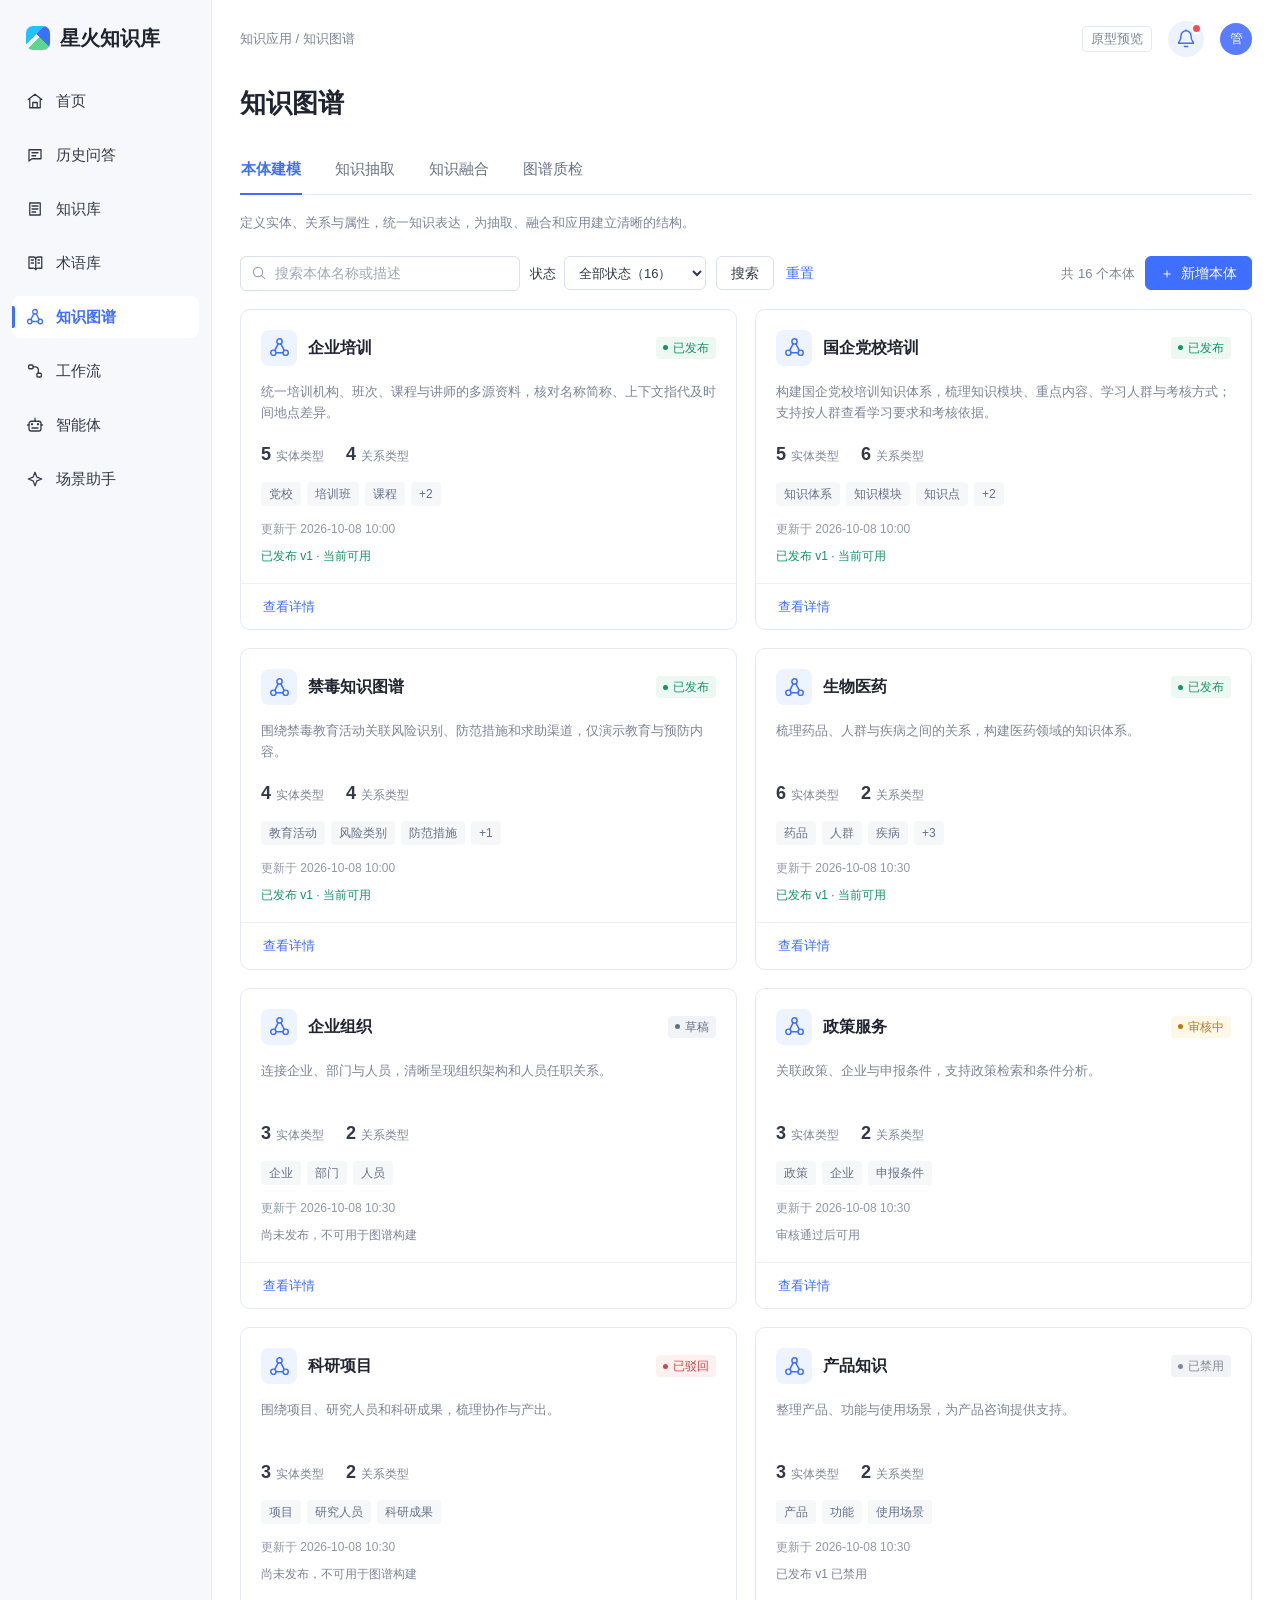
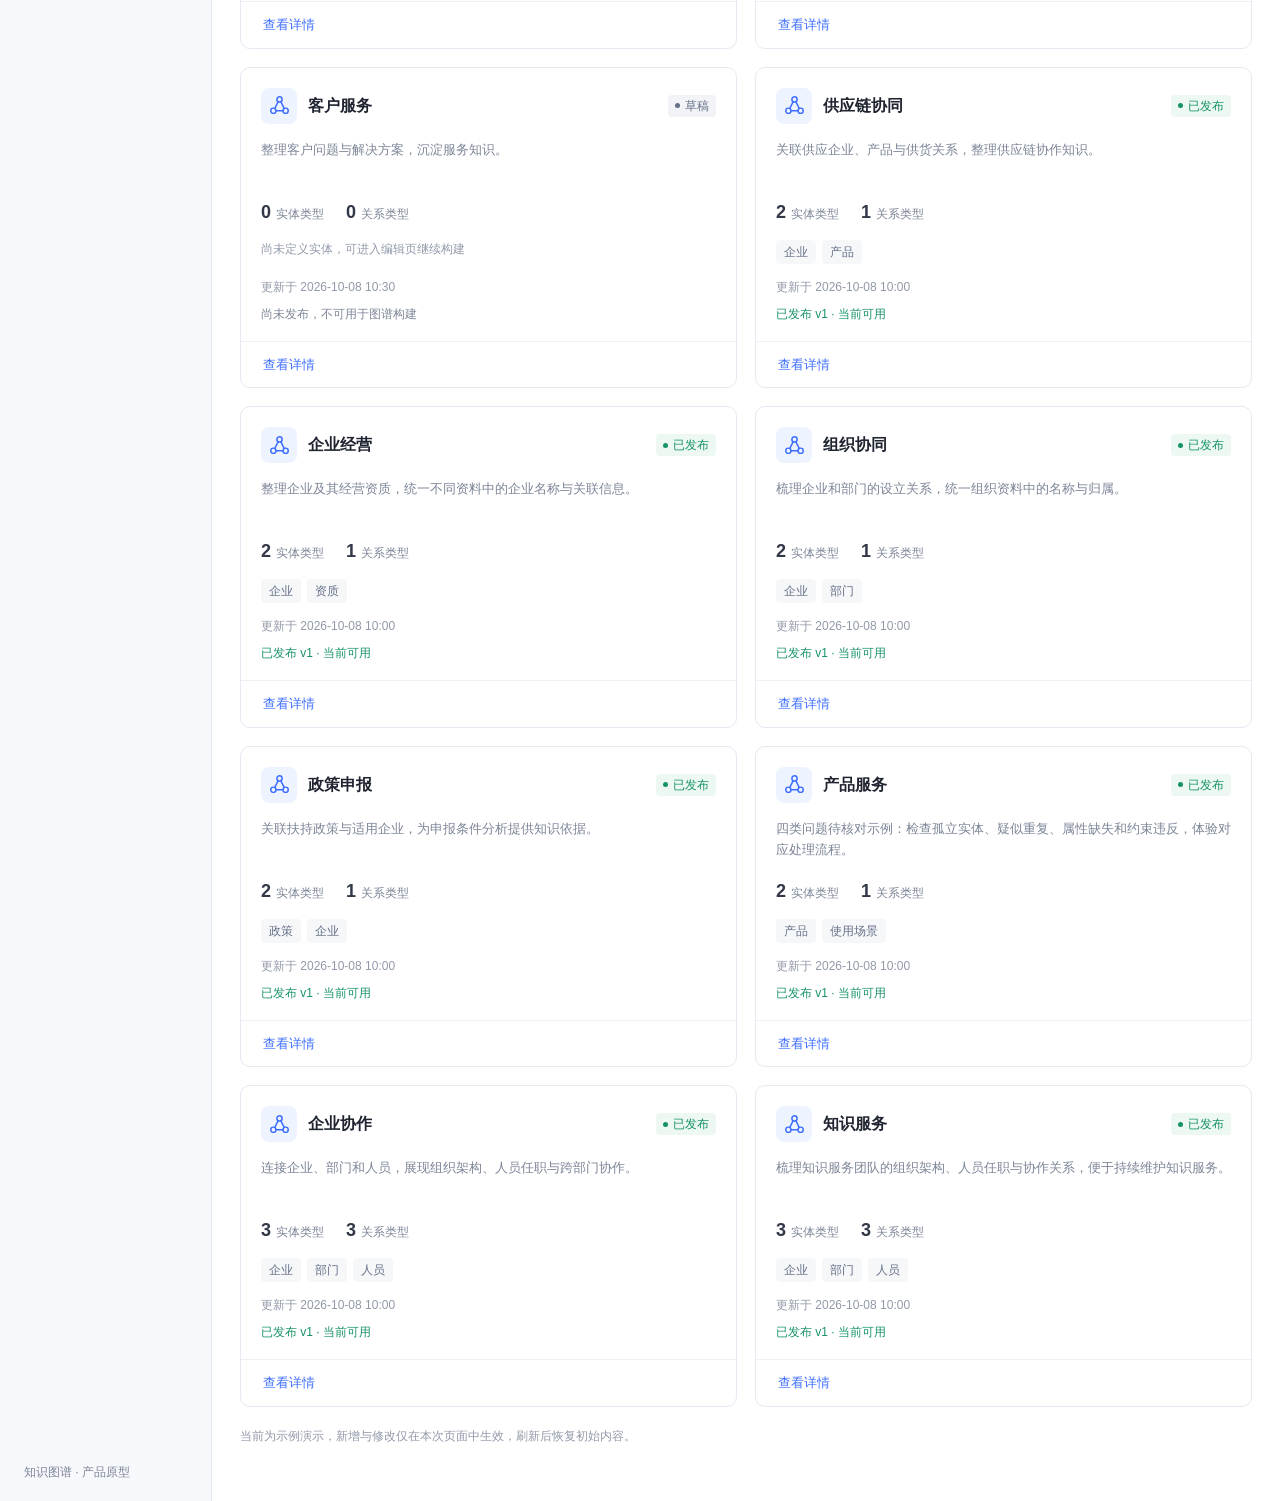
<file: index.html>
<!doctype html>
<html lang="zh-CN">
<head>
  <meta charset="utf-8">
  <meta name="viewport" content="width=device-width,initial-scale=1">
  <link rel="icon" href="data:,">
  <title>知识图谱原型</title>
</head>
<body>
  <p><a href="knowledge-graph/index.html">进入知识图谱原型</a></p>
  <script>
    // Keep shared deep links usable from the public repository root.
    const destination = new URL('knowledge-graph/index.html', location.href);
    destination.search = location.search;
    destination.hash = location.hash;
    location.replace(destination.href);
  </script>
</body>
</html>
</file>
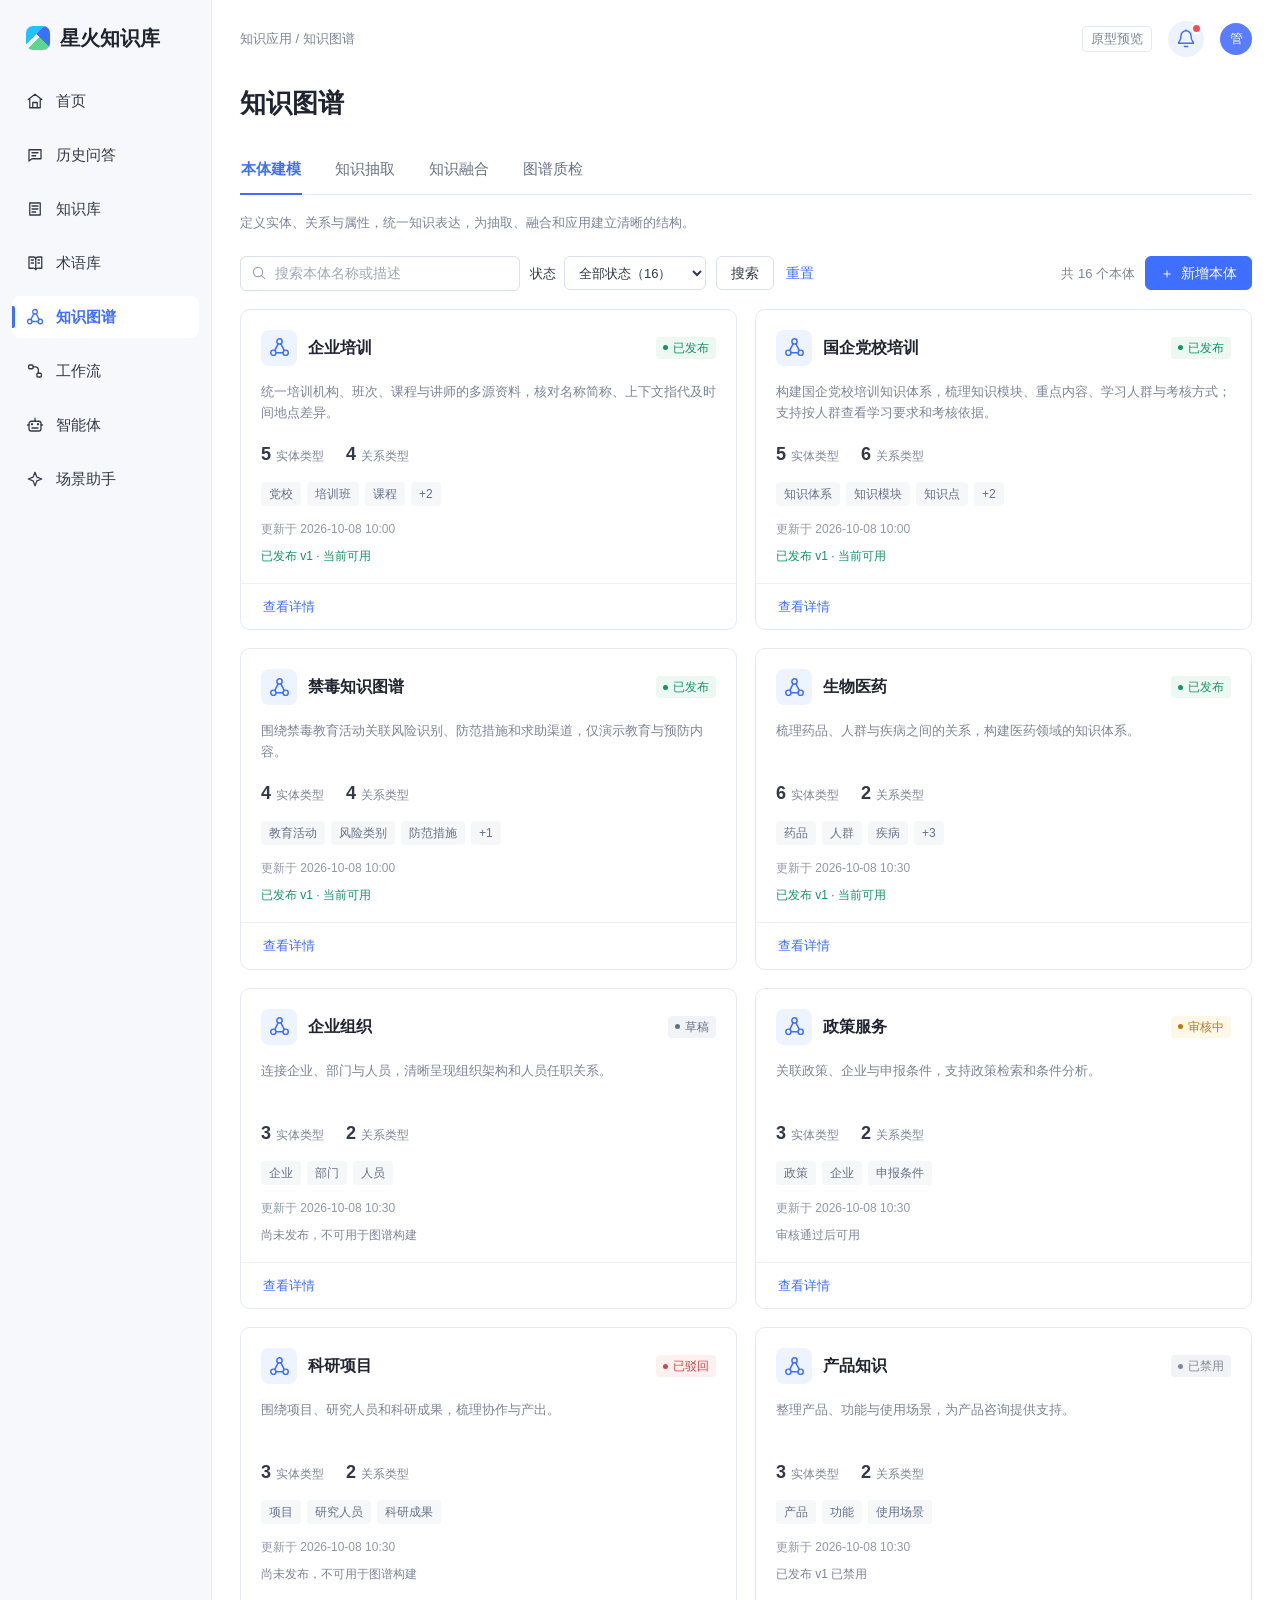
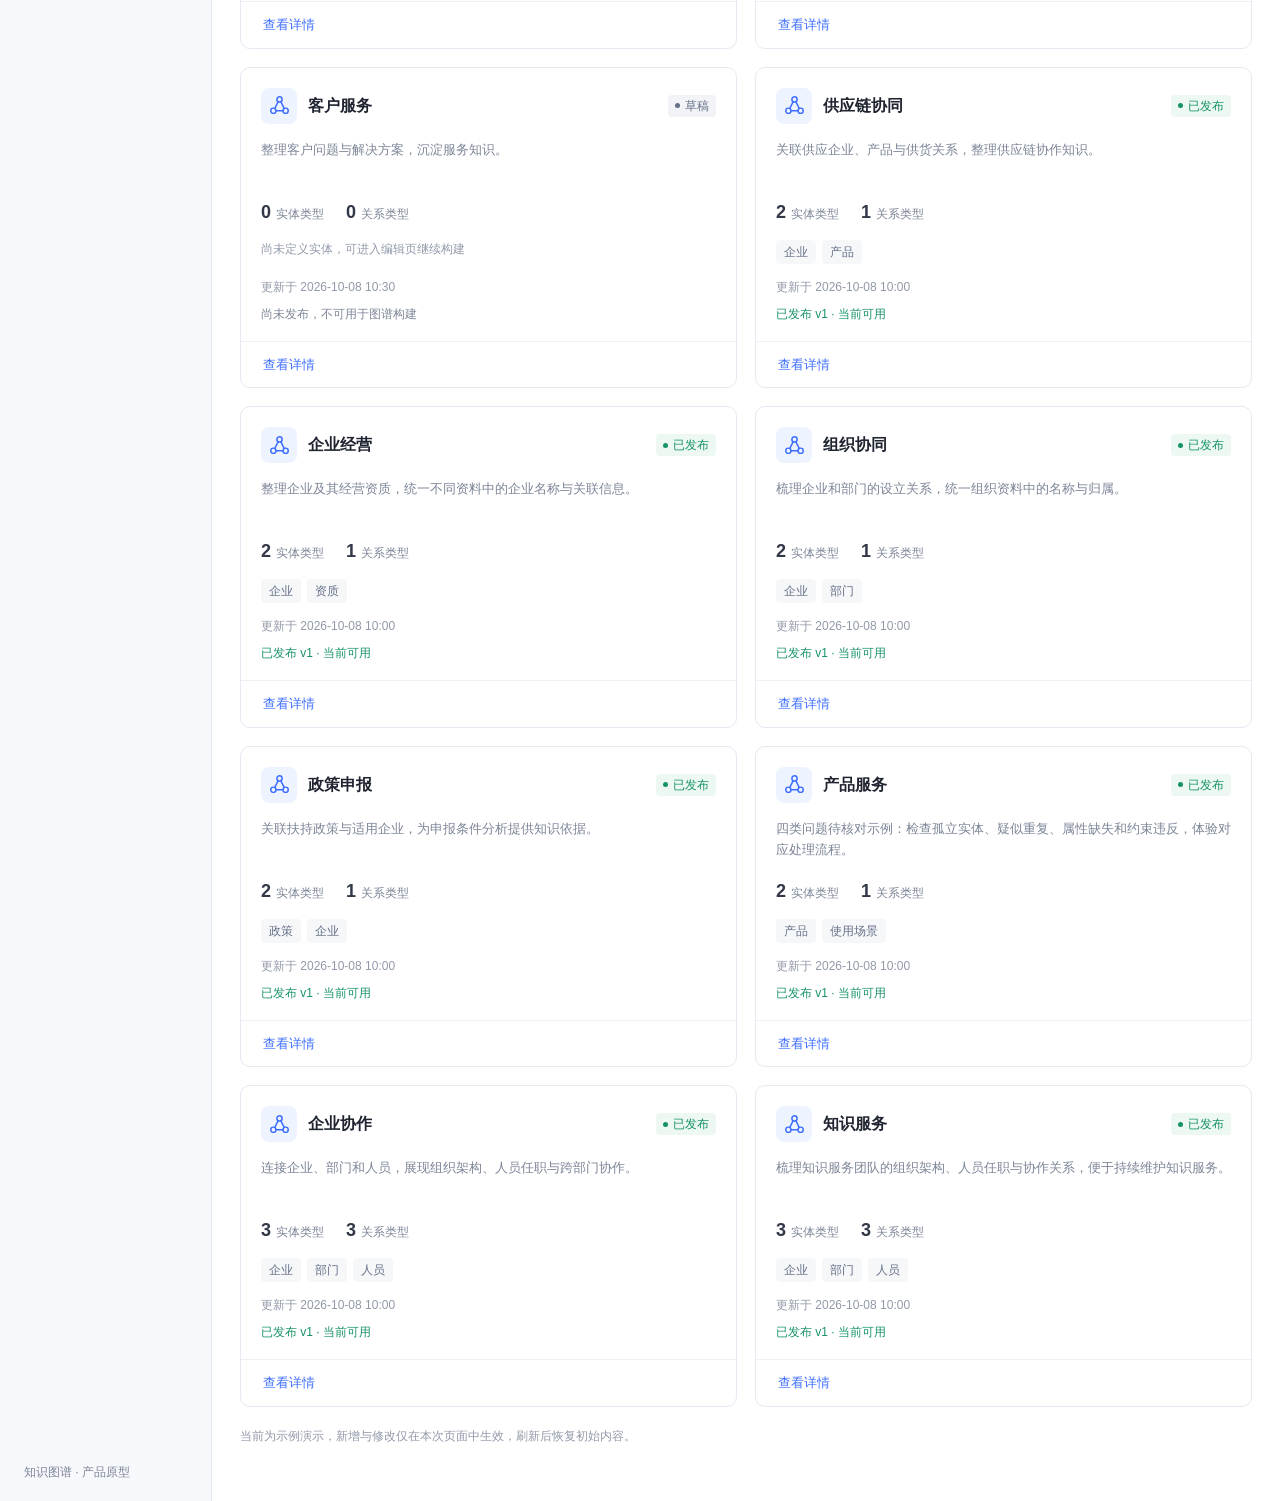
<file: knowledge-graph/index.html>
<!DOCTYPE html>
<html lang="zh-CN">
<head>
  <meta charset="UTF-8">
  <meta name="viewport" content="width=device-width, initial-scale=1.0">
  <title>星火知识库 - 知识图谱</title>
  <link rel="icon" href="data:,">
  <style>
    :root { --blue:#3f6fff; --soft:#edf3ff; --ink:#1f2430; --text:#323847; --muted:#7c8597; --line:#e5e9f2; --green:#169365; --red:#e5484d; }
    * { box-sizing:border-box; }
    body { margin:0; color:var(--text); background:#fff; font:14px/1.5 "PingFang SC","Microsoft YaHei",Arial,sans-serif; }
    button,input,select,textarea { font:inherit; } button { cursor:pointer; }
    a { color:inherit; text-decoration:none; } button,a { touch-action:manipulation; }
    button:focus-visible,a:focus-visible { outline:2px solid var(--blue); outline-offset:3px; }
    button:disabled { cursor:not-allowed; opacity:.45; } [hidden] { display:none !important; }
    .app { display:grid; grid-template-columns:212px minmax(0,1fr); min-height:100vh; }
    .sidebar { display:flex; flex-direction:column; padding:20px 12px; background:#f7f8fc; border-right:1px solid var(--line); }
    .brand { display:flex; align-items:center; gap:10px; height:36px; padding:0 14px; font-size:20px; font-weight:800; color:var(--ink); white-space:nowrap; }
    /* 品牌标识沿用工作流原型；业务区域使用实色。 */
    .brand-mark { flex-shrink:0; width:24px; height:24px; border-radius:7px; background:linear-gradient(135deg,#23c1ff 0 38%,transparent 38%),linear-gradient(225deg,#3f6fff 0 45%,transparent 45%),linear-gradient(315deg,#5bd592 0 48%,transparent 48%),#eaf2ff; }
    .nav { display:flex; flex-direction:column; gap:12px; margin-top:24px; }
    .nav-item { position:relative; display:flex; align-items:center; gap:12px; height:42px; padding:0 14px; border-radius:8px; font-size:15px; }
    .nav-item:hover { background:#fff; } .nav-item.active { background:#fff; color:var(--blue); font-weight:600; }
    .nav-item.active::before { content:""; position:absolute; left:0; top:10px; height:22px; width:3px; border-radius:0 2px 2px 0; background:var(--blue); }
    .icon { width:18px; height:18px; fill:none; stroke:currentColor; stroke-width:1.7; stroke-linecap:round; stroke-linejoin:round; flex-shrink:0; }
    .sidebar-note { margin:auto 12px 0; padding-top:40px; color:var(--muted); font-size:12px; }
    main { min-width:0; padding:20px 28px 36px; }
    .topbar { display:flex; align-items:center; justify-content:space-between; height:38px; color:var(--muted); font-size:13px; }
    .topbar-right { display:flex; align-items:center; gap:16px; }
    .preview-badge { border:1px solid var(--line); border-radius:4px; padding:2px 8px; }
    .avatar { display:grid; place-items:center; width:32px; height:32px; border-radius:50%; color:#fff; background:#5a7dff; }
    .content { max-width:1220px; margin:36px auto 0; }
    .page-head { display:flex; align-items:center; justify-content:space-between; gap:20px; }
    h1 { margin:0; font-size:26px; font-weight:650; color:var(--ink); }
    .page-desc { margin:8px 0 0; color:var(--muted); }
    .btn { display:inline-flex; align-items:center; justify-content:center; gap:7px; min-height:34px; padding:0 14px; border:1px solid #dbe1ec; border-radius:6px; color:var(--text); background:#fff; white-space:nowrap; }
    .btn:hover { color:var(--blue); border-color:var(--blue); }
    .btn.primary { color:#fff; background:var(--blue); border-color:var(--blue); }
    .btn.primary:hover { background:#315fe7; }
    .btn.danger-fill { color:#fff; background:var(--red); border-color:var(--red); }
    .btn.small { min-height:30px; padding:0 10px; font-size:13px; }
    .btn.dashed { border-style:dashed; color:var(--blue); }
    .link-btn { padding:4px 2px; border:0; background:none; color:var(--blue); white-space:nowrap; }
    .link-btn:hover { text-decoration:underline; } .link-btn.danger { color:var(--red); }
    .tabs { display:flex; gap:28px; border-bottom:1px solid var(--line); margin-top:25px; }
    .tab { position:relative; padding:12px 0; border:0; background:none; color:#667085; }
    .tab.active { color:var(--blue); font-weight:600; }
    .tab.active::after { content:""; position:absolute; height:2px; bottom:-1px; left:0; right:0; background:var(--blue); }
    .tab span { margin-left:7px; font-size:12px; padding:1px 6px; background:#f1f3f7; border-radius:4px; }
    .tab.active span { color:var(--blue); background:var(--soft); }
    .filter-bar { display:flex; align-items:center; gap:10px; padding:22px 0 18px; }
    .search-wrap { position:relative; width:280px; }
    .search-wrap .icon { position:absolute; top:9px; left:11px; color:#98a2b3; width:16px; height:16px; }
    .result-count { margin-left:auto; color:var(--muted); font-size:13px; }
    input:not([type=checkbox]),textarea,select { width:100%; min-height:34px; border:1px solid #dbe1ec; border-radius:6px; padding:6px 10px; color:var(--text); background:#fff; outline:none; }
    .search-wrap input:not([type=checkbox]) { padding-left:34px; }
    input::placeholder,textarea::placeholder { color:#a0a8b7; }
    input:focus,textarea:focus,select:focus { border-color:var(--blue) !important; box-shadow:0 0 0 2px var(--soft); }
    input[aria-invalid=true],select[aria-invalid=true] { border-color:var(--red) !important; }
    textarea { resize:none; line-height:1.6; }
    .cards { display:grid; grid-template-columns:repeat(3,minmax(0,1fr)); gap:18px; }
    .ontology-card { min-width:0; border:1px solid var(--line); border-radius:10px; background:#fff; overflow:hidden; transition:border-color .15s; }
    .ontology-card:hover { border-color:#b4c7ff; }
    .card-main { padding:20px 20px 16px; } .card-heading { display:flex; align-items:center; gap:11px; }
    .ontology-symbol { display:grid; place-items:center; width:36px; height:36px; border-radius:8px; color:var(--blue); background:var(--soft); flex-shrink:0; }
    .ontology-symbol .icon { width:21px; height:21px; }
    .card-title { margin:0; overflow:hidden; text-overflow:ellipsis; white-space:nowrap; min-width:0; font-size:16px; font-weight:600; color:var(--ink); }
    .status { display:inline-flex; align-items:center; gap:5px; margin-left:auto; flex-shrink:0; padding:2px 7px; border-radius:4px; font-size:12px; color:var(--green); background:#edf8f3; }
    .status::before { content:""; width:5px; height:5px; border-radius:50%; background:currentColor; }
    .status.off { background:#f1f3f6; color:#808899; }
    .card-desc { color:var(--muted); font-size:13px; margin:15px 0 18px; height:42px; line-height:21px; display:-webkit-box; -webkit-line-clamp:2; -webkit-box-orient:vertical; overflow:hidden; overflow-wrap:anywhere; }
    .card-stats { display:flex; gap:22px; font-size:12px; color:var(--muted); }
    .card-stats strong { margin-right:5px; color:var(--text); font-size:18px; font-weight:600; }
    .entity-tags { display:flex; gap:6px; margin:14px 0; min-height:24px; overflow:hidden; }
    .entity-tag { max-width:90px; overflow:hidden; text-overflow:ellipsis; white-space:nowrap; border-radius:4px; background:#f6f7f9; padding:3px 8px; color:#657088; font-size:12px; }
    .created { color:#9199a8; font-size:12px; }
    .card-footer { display:flex; align-items:center; gap:19px; padding:9px 20px; border-top:1px solid #eef0f5; }
    .card-footer button { font-size:13px; } .card-footer .danger { margin-left:auto; }
    .preview-note { color:#9199a8; font-size:12px; margin:20px 0; }
    .empty { padding:64px 20px; grid-column:1/-1; text-align:center; border:1px dashed var(--line); border-radius:10px; }
    .empty h2 { margin:0; font-size:18px; font-weight:600; } .empty p { color:var(--muted); margin:8px 0 20px; }
    dialog { border:0; padding:0; border-radius:10px; color:var(--text); box-shadow:0 16px 60px #17233e33; }
    dialog::backdrop { background:#1f293766; }
    .editor { width:min(860px,calc(100vw - 64px)); max-height:calc(100vh - 64px); }
    .dialog-layout { display:flex; flex-direction:column; max-height:calc(100vh - 64px); }
    .dialog-header { display:flex; align-items:center; justify-content:space-between; padding:20px 24px; border-bottom:1px solid var(--line); flex-shrink:0; }
    .dialog-header h2 { margin:0; font-size:18px; font-weight:600; color:var(--ink); overflow-wrap:anywhere; }
    .close { border:0; padding:0; background:none; color:#8a94a7; font-size:24px; line-height:28px; width:28px; height:28px; flex-shrink:0; }
    .close:hover { color:var(--blue); background:var(--soft); border-radius:4px; }
    .dialog-body { padding:22px 24px; overflow:auto; overscroll-behavior:contain; scrollbar-width:thin; }
    .form-row { display:grid; grid-template-columns:82px minmax(0,1fr); gap:12px; margin-bottom:18px; align-items:start; }
    .form-label { text-align:right; padding-top:7px; } .required { color:var(--red); margin-right:4px; }
    .help { color:var(--muted); font-size:12px; margin:6px 0 0; } .length { float:right; }
    .type-section { border-top:1px solid var(--line); padding-top:18px; margin-top:20px; }
    .section-heading { display:flex; align-items:center; justify-content:space-between; margin-bottom:12px; }
    .section-heading h3 { margin:0; font-size:14px; font-weight:600; }
    .section-heading small { color:var(--muted); font-weight:400; font-size:12px; margin-left:8px; }
    .entity-row { display:grid; grid-template-columns:minmax(140px,1fr) 38px 80px 42px; gap:12px; align-items:center; margin:9px 0; }
    .relation-row { display:grid; grid-template-columns:minmax(120px,1.2fr) minmax(110px,1fr) 15px minmax(110px,1fr) 76px 40px; gap:9px; align-items:center; margin:9px 0; }
    .row-head { color:var(--muted); font-size:12px; } .arrow { text-align:center; color:#98a2b3; } .section-add { margin-top:8px; }
    .dialog-footer { display:flex; gap:10px; align-items:center; justify-content:flex-end; padding:16px 24px; border-top:1px solid var(--line); background:#fff; flex-shrink:0; }
    .footer-note { margin-right:auto; font-size:12px; color:var(--muted); }
    .form-error { border:1px solid #ffd4d4; background:#fff5f5; color:#c2353b; padding:9px 12px; border-radius:6px; margin:0 0 16px; font-size:13px; }
    .property-dialog { width:min(940px,calc(100vw - 64px)); max-height:calc(100vh - 96px); }
    .property-dialog .dialog-layout { max-height:calc(100vh - 96px); }
    .property-row { display:grid; grid-template-columns:minmax(140px,1fr) 104px 40px minmax(240px,1.8fr) 40px; gap:12px; align-items:center; margin:10px 0; }
    .check-cell { display:flex; justify-content:center; } input[type=checkbox] { width:15px; height:15px; accent-color:var(--blue); }
    .confirm-dialog { width:min(440px,calc(100vw - 64px)); }
    .confirm-dialog p { margin:0; line-height:1.8; overflow-wrap:anywhere; }
    .toast { position:fixed; z-index:100; top:22px; left:50%; transform:translateX(-50%); padding:10px 20px; background:white; border:1px solid #dce8e1; border-radius:8px; box-shadow:0 5px 22px #24324c18; color:#26714e; }
    .prototype-load-notice { position:fixed; z-index:110; top:72px; left:50%; transform:translateX(-50%); display:flex; align-items:center; gap:18px; width:min(600px,calc(100vw - 48px)); padding:14px 18px; border:1px solid var(--line); border-radius:8px; background:#fff; box-shadow:0 5px 22px #24324c18; }
    .prototype-load-notice p { margin:4px 0 0; color:var(--muted); font-size:12px; line-height:1.6; }
    .prototype-load-notice .btn { flex-shrink:0; margin-left:auto; }
    @media (max-width:1300px) { .cards { grid-template-columns:repeat(2,minmax(0,1fr)); } }
    @media (max-width:1000px) { .app { grid-template-columns:76px minmax(0,1fr); } .brand { padding:0 14px; } .brand-name,.nav-label,.sidebar-note { display:none; } .nav-item { justify-content:center; padding:0; } main { padding:20px; } }
  </style>
  <!-- 页面与依赖统一更新版本，避免长期打开的预览混用旧脚本。 -->
  <link rel="stylesheet" href="ontology-editor.css?v=36">
  <link rel="stylesheet" href="extraction.css?v=39">
  <link rel="stylesheet" href="results.css?v=36">
  <link rel="stylesheet" href="fusion.css?v=36">
  <link rel="stylesheet" href="quality.css?v=36">
  <link rel="stylesheet" href="terminology.css?v=43">
  <link rel="stylesheet" href="fusion-task.css?v=36">
  <link rel="stylesheet" href="graph-catalog.css?v=40">
  <link rel="stylesheet" href="application.css?v=36">
  <link rel="stylesheet" href="application-explorer.css?v=36">
  <link rel="stylesheet" href="notification-center.css?v=36">
</head>
<body>
  <svg width="0" height="0" style="position:absolute" aria-hidden="true"><defs>
    <symbol id="graph-icon" viewBox="0 0 24 24"><circle cx="12" cy="5" r="3"/><circle cx="5" cy="18" r="3"/><circle cx="19" cy="18" r="3"/><path d="m10.5 7.5-4 8m7-8 4 8M8 18h8"/></symbol>
    <symbol id="workflow-icon" viewBox="0 0 24 24"><rect x="3.5" y="4" width="6" height="5" rx="1.4"/><rect x="14.5" y="15" width="6" height="5" rx="1.4"/><path d="M9.5 6.5h3.3a3.7 3.7 0 0 1 3.7 3.7V15"/></symbol>
  </defs></svg>
  <div class="app" id="listView">
    <aside class="sidebar">
      <a class="brand" href="../v122-ai-entry-architecture.html"><span class="brand-mark"></span><span class="brand-name">星火知识库</span></a>
      <nav class="nav" aria-label="主导航">
        <a class="nav-item" href="../v122-ai-entry-architecture.html#home" title="首页"><svg class="icon" viewBox="0 0 24 24"><path d="m3 10 9-7 9 7M5 9v12h14V9M9 21v-7h6v7"/></svg><span class="nav-label">首页</span></a>
        <a class="nav-item" href="../v122-ai-entry-architecture.html#records" title="历史问答"><svg class="icon" viewBox="0 0 24 24"><path d="M4 5h16v12H8l-4 3zM8 9h8M8 13h5"/></svg><span class="nav-label">历史问答</span></a>
        <a class="nav-item" href="../v122-ai-entry-architecture.html#knowledge" title="知识库"><svg class="icon" viewBox="0 0 24 24"><path d="M5 4h14v16H5zM8 8h8M8 12h8M8 16h5"/></svg><span class="nav-label">知识库</span></a>
        <a class="nav-item" id="termsMenu" href="#tab=terms" title="术语库"><svg class="icon" viewBox="0 0 24 24"><path d="M4 4h6a3 3 0 0 1 3 3v14a4 4 0 0 0-4-2H4zM13 7a3 3 0 0 1 3-3h5v15h-4a4 4 0 0 0-4 2M7 8h3M7 12h3M16 8h2M16 12h2"/></svg><span class="nav-label">术语库</span></a>
        <a class="nav-item active" id="graphMenu" href="#tab=modeling" aria-current="page" title="知识图谱"><svg class="icon"><use href="#graph-icon"/></svg><span class="nav-label">知识图谱</span></a>
        <a class="nav-item" href="../workflow-menu.html" title="工作流"><svg class="icon"><use href="#workflow-icon"/></svg><span class="nav-label">工作流</span></a>
        <a class="nav-item" href="../v122-ai-entry-architecture.html#assistant-chat" title="智能体"><svg class="icon" viewBox="0 0 24 24"><rect x="4" y="7" width="16" height="13" rx="3"/><path d="M12 3v4M2 12h2M20 12h2M8 16h8"/><circle cx="8" cy="11" r=".7"/><circle cx="16" cy="11" r=".7"/></svg><span class="nav-label">智能体</span></a>
        <a class="nav-item" href="../v122-ai-entry-architecture.html#assistants" title="场景助手"><svg class="icon" viewBox="0 0 24 24"><path d="m12 3 2.5 6.5L21 12l-6.5 2.5L12 21l-2.5-6.5L3 12l6.5-2.5z"/></svg><span class="nav-label">场景助手</span></a>
      </nav><div class="sidebar-note">知识图谱 · 产品原型</div>
    </aside>
    <main>
      <header class="topbar"><span>知识应用 / 知识图谱</span><div class="topbar-right"><span class="preview-badge">原型预览</span><button type="button" class="kg-message-trigger" data-kg-notifications aria-label="消息中心"><svg width="20" height="20" viewBox="0 0 24 24" fill="none" stroke="currentColor" stroke-width="1.7" stroke-linecap="round" stroke-linejoin="round" aria-hidden="true"><path d="M18 8a6 6 0 0 0-12 0c0 7-3 7-3 9h18c0-2-3-2-3-9M10 21h4M12 2V1"/></svg></button><span class="avatar" aria-label="当前用户：管理员">管</span></div></header>
      <div class="content kg-content" id="graphPage">
        <div class="page-head"><h1>知识图谱</h1></div>
        <nav class="module-tabs" id="moduleTabs" aria-label="知识图谱功能"><button class="active" data-module-tab="modeling" aria-pressed="true">本体建模</button><button data-module-tab="extraction" aria-pressed="false">知识抽取</button><button data-module-tab="fusion" aria-pressed="false">知识融合</button><button data-module-tab="quality" aria-pressed="false">图谱质检</button></nav>
        <p class="gc-module-desc" id="pageDescription">定义实体、关系与属性，统一知识表达，为抽取、融合和应用建立清晰的结构。</p>
        <section id="modelingPanel" data-module-panel="modeling" aria-label="本体建模">
        <form class="filter-bar gc-modeling-filters" id="searchForm"><div class="search-wrap"><svg class="icon" viewBox="0 0 24 24"><circle cx="10.5" cy="10.5" r="7"/><path d="m16 16 4.5 4.5"/></svg><input id="ontologySearch" type="search" maxlength="50" placeholder="搜索本体名称或描述" aria-label="搜索本体名称或描述"></div><label>状态<select id="ontologyStatus" aria-label="本体状态"></select></label><button class="btn" type="submit">搜索</button><button class="link-btn" type="button" id="resetFilters">重置</button><span class="result-count" id="resultCount" aria-live="polite"></span><button class="btn primary" type="button" id="createOntology"><span aria-hidden="true">＋</span>新增本体</button></form>
        <section class="cards" id="ontologyCards" aria-label="本体列表" data-testid="ontology-list"></section>
        </section>
        <section id="extractionPanel" data-module-panel="extraction" aria-label="知识抽取" hidden>
          <section id="extractionOverview" data-graph-overview="extraction" aria-label="本体知识抽取卡片"></section>
          <section id="extractionDetailView" class="gc-detail" hidden>
          <div id="extractionDetailHeader"></div>
          <div id="extractionUnavailable" class="gc-unavailable" hidden></div>
          <section id="extractionBoardView">
            <div class="rb-filter"><label hidden>选择本体<select id="rbOntology" aria-label="看板本体"></select></label><strong class="gc-section-label">本体抽取看板</strong><div class="rb-module-actions"><button class="btn" id="openExtractionRecords" aria-haspopup="dialog" aria-controls="extractionRecordsDialog">抽取任务记录</button><button class="btn primary" id="createExtraction"><span aria-hidden="true">＋</span>创建抽取任务</button></div></div>
            <div id="rbBoardEmpty" class="ex-empty" hidden><h3>暂无可用的已发布本体</h3><p>请先在本体建模中完成发布并启用。</p><button class="btn" data-go-module="modeling">前往本体建模</button></div>
            <div class="rb-workspace" id="rbWorkspace"><aside class="rb-tree" id="rbTree" aria-label="本体类型导航"></aside><section class="rb-main"><div id="rbSummary"></div>
              <form class="rb-result-filters" id="rbResultFilters" aria-label="抽取结果筛选">
                <label class="rb-keyword-field">关键词<input id="rbSearch" type="search" maxlength="50" placeholder="搜索实体名称、关系、属性或来源" aria-label="搜索抽取结果"></label>
                <div class="rb-status-field"><span>审核状态</span><details class="rb-status-filter" id="rbStatus"><summary id="rbStatusSummary" aria-label="审核状态，可多选" aria-controls="rbStatusOptions"><span id="rbStatusText">全部状态</span><span aria-hidden="true">⌄</span></summary><div class="rb-status-options" id="rbStatusOptions" role="group" aria-label="选择审核状态"><button type="button" id="rbStatusAll" aria-pressed="true">全部状态</button><label><input type="checkbox" data-rb-status="pending">待审核</label><label><input type="checkbox" data-rb-status="approved">已审核通过</label><label><input type="checkbox" data-rb-status="rejected">已审核未通过</label><small>可多选，清空后显示全部</small></div></details></div>
                <div class="rb-filter-actions"><span>仅筛选下方结果</span><button type="button" class="btn small" id="rbResetFilters">重置</button></div>
              </form><div id="rbResults"></div></section></div>
          </section>
          </section>
        </section>
        <section id="fusionModule" data-module-panel="fusion" aria-label="知识融合" hidden>
          <section id="fusionOverview" data-graph-overview="fusion" aria-label="知识融合图谱卡片"></section>
          <section id="fusionDetailView" class="gc-detail" hidden><div id="fusionDetailHeader"></div><div id="fusionUnavailable" class="gc-unavailable" hidden></div><section id="fusionPanel"></section></section>
        </section>
        <section id="qualityModule" data-module-panel="quality" aria-label="图谱质检" hidden>
          <section id="qualityOverview" data-graph-overview="quality" aria-label="图谱质检卡片"></section>
          <section id="qualityDetailView" class="gc-detail" hidden><div id="qualityDetailHeader"></div><div id="qualityUnavailable" class="gc-unavailable" hidden></div><section id="qualityPanel"></section></section>
        </section>
        <p class="preview-note">当前为示例演示，新增与修改仅在本次页面中生效，刷新后恢复初始内容。</p>
      </div>
      <section class="content" id="terminologyPage" aria-label="术语库" hidden></section>
    </main>
  </div>
  <section class="builder" id="editorView" hidden aria-label="本体编辑详情">
    <header class="builder-header">
      <button class="btn back-btn" id="backToList" aria-label="返回本体列表">←</button>
      <div class="builder-title"><h1 id="builderName">本体编辑</h1><span id="builderStatus" class="status"></span></div>
      <span class="save-indicator" id="saveIndicator">草稿已保存</span>
      <div class="builder-header-actions"><button class="btn" id="showHistory">审核历史</button><button class="btn" id="toggleOntologyAvailability" type="button">下线</button></div>
    </header>
    <div id="workflowNotice" class="workflow-notice" role="status"></div>
    <div class="builder-workspace">
      <section class="config-pane" aria-label="本体配置">
        <div class="basic-summary"><div class="section-heading"><h2>基本信息</h2><button class="link-btn" id="editBasic">编辑</button></div><strong id="summaryName"></strong><p id="summaryDescription"></p></div>
        <button class="ai-entry" id="openAI"><span class="ai-mark">✦</span><span><strong>AI 辅助构建</strong><small>根据本体名称和描述，生成实体、关系和属性建议</small></span><span aria-hidden="true">›</span></button>
        <div class="config-tabs" role="group" aria-label="配置模块"><button class="config-tab active" data-config-tab="entities">实体类型 <span id="entityCount">0</span></button><button class="config-tab" data-config-tab="relations">关系定义 <span id="relationCount">0</span></button></div>
        <p class="form-error" id="structureError" role="alert" hidden></p>
        <fieldset id="structureFields">
          <div id="entitiesPanel"><div class="module-head"><p>定义图谱中的对象及其属性</p><button class="btn small" id="addEntity" type="button">＋ 添加实体</button></div><div id="entityRows"></div><div class="module-empty" id="entitiesEmpty"><p>还没有实体类型</p><small>可以手动添加，也可以使用 AI 辅助构建。</small></div></div>
          <div id="relationsPanel" hidden><div class="module-head"><p>为两个实体定义有方向的关联</p><button class="btn small" id="addRelation" type="button">＋ 添加关系</button></div><div id="relationRows"></div><div class="module-empty" id="relationsEmpty"><p>还没有关系定义</p><small>添加实体后，可定义它们之间的关系。</small></div></div>
        </fieldset>
        <p class="config-note">草稿可以随时保存，完成结构定义后再提交发布审核。</p>
      </section>
      <section class="preview-pane" aria-label="本体可视化预览">
        <div class="preview-heading"><div><h2>本体可视化预览</h2><p id="previewSummary">0 个实体类型 · 0 个关系</p></div><div class="segmented" id="previewVersions"><button class="active" data-preview="draft">当前草稿</button><button data-preview="live" id="livePreviewButton" hidden>已发布版本</button></div></div>
        <div class="graph-wrap"><div id="graphCanvas" data-testid="graph-preview"></div><div class="graph-tools"><button class="btn small" id="zoomIn" aria-label="放大图谱">＋</button><button class="btn small" id="zoomOut" aria-label="缩小图谱">−</button><button class="btn small" id="resetGraph">适应画布</button></div><span class="graph-hint">拖动画布移动 · 点击节点或连线查看</span></div>
        <div class="graph-legend" id="graphLegend"></div>
        <div class="selection-detail" id="selectionDetail"><strong>预览说明</strong><p>左侧修改会实时呈现在图谱中。这里展示本体结构，不包含实际业务数据。</p></div>
      </section>
    </div>
    <footer class="builder-footer"><div><span id="availabilityText">尚未发布，不可用于图谱构建</span><small>本页为交互演示，刷新后恢复示例。</small></div><span id="saveFirstHint" class="help" hidden>请先保存草稿，再提交审核</span><button class="btn" id="saveDraft">保存草稿</button><button class="btn" id="withdrawReview" hidden>撤回申请</button><button class="btn primary" id="submitReview">提交发布审核</button></footer>
  </section>

  <dialog class="extraction-wizard" id="extractionWizard" aria-labelledby="extractionWizardTitle"><form class="dialog-layout" id="extractionForm" novalidate><header class="dialog-header"><h2 id="extractionWizardTitle">创建抽取任务</h2><button class="close" type="button" id="closeExtraction" aria-label="关闭创建抽取任务">×</button></header><nav class="ex-steps" id="extractionSteps" aria-label="创建抽取任务步骤"></nav><div class="ex-wizard-scroll"><p class="form-error" id="extractionError" role="alert" hidden></p><div id="extractionStepBody"></div></div><footer class="dialog-footer"><span class="footer-note" id="extractionStepHint"></span><button class="btn" type="button" id="cancelExtraction">取消</button><button class="btn" type="button" id="extractionPrev" hidden>上一步</button><button class="btn primary" type="button" id="extractionNext">下一步</button><button class="btn primary" type="submit" id="createExtractionTask" hidden>创建任务</button></footer></form></dialog>
  <dialog class="ex-task-drawer rb-records-drawer" id="extractionRecordsDialog" aria-labelledby="extractionRecordsTitle"><div class="dialog-layout"><header class="dialog-header"><h2 id="extractionRecordsTitle">抽取任务记录</h2><button class="close" data-close-dialog="extractionRecordsDialog" aria-label="关闭抽取任务记录">×</button></header><div class="dialog-body">
    <section id="extractionTasksView" aria-label="抽取任务列表">
      <form class="ex-filter-bar" id="extractionSearchForm"><label>所属本体<select id="extractionOntologyFilter" aria-label="筛选所属本体"><option value="all">全部本体</option></select></label><label>任务状态<select id="extractionStatusFilter" aria-label="筛选任务状态"><option value="all">全部状态</option><option value="running">运行中</option><option value="completed">已完成</option><option value="partial">部分失败</option></select></label><input id="extractionSearch" type="search" maxlength="50" placeholder="搜索任务名称或本体元素" aria-label="搜索抽取任务"><button class="btn" type="submit">搜索</button><button class="link-btn" type="button" id="resetExtractionFilters">重置</button></form>
      <div class="ex-list-heading"><h2>抽取任务 <span id="extractionTaskCount"></span></h2><span>点击本体元素数量查看明细</span></div>
      <div class="ex-table-wrap"><table class="ex-task-table"><thead><tr><th>任务名称 / 所属本体</th><th>文档范围</th><th>状态</th><th>本体元素</th></tr></thead><tbody id="extractionTaskRows"></tbody></table><div class="ex-empty" id="extractionTaskEmpty" hidden><h3>没有找到符合条件的任务</h3><p>试试其他关键词，或重置筛选条件。</p><button class="btn" id="clearExtractionSearch">重置筛选</button></div></div>
      <div class="ex-pagination"><span id="extractionPageInfo"></span><button class="btn small" id="extractionPagePrev" aria-label="上一页任务">上一页</button><button class="btn small" id="extractionPageNext" aria-label="下一页任务">下一页</button></div>
    </section>
  </div><footer class="dialog-footer"><span class="footer-note">关闭后回到当前本体的抽取看板</span><button class="btn" data-close-dialog="extractionRecordsDialog">关闭</button></footer></div></dialog>
  <dialog class="ex-elements-dialog" id="extractionElementsDialog" aria-labelledby="extractionElementsTitle"><div class="dialog-layout"><header class="dialog-header"><div><h2 id="extractionElementsTitle">抽取结果明细</h2><p class="help" id="extractionElementsMeta"></p></div><button type="button" class="close" data-close-dialog="extractionElementsDialog" aria-label="关闭抽取结果明细">×</button></header><div class="dialog-body"><p class="notice">仅展示本次任务的抽取记录；已合并记录仍保留，来源片段按本任务文档范围展示。</p><div id="extractionElementsBody"></div></div><footer class="dialog-footer"><button type="button" class="btn" data-close-dialog="extractionElementsDialog">关闭</button></footer></div></dialog>
  <dialog class="ex-task-drawer" id="extractionTaskDialog" aria-labelledby="extractionTaskTitle"><div class="dialog-layout"><header class="dialog-header"><h2 id="extractionTaskTitle">抽取任务详情</h2><button class="close" data-close-dialog="extractionTaskDialog" aria-label="关闭抽取任务详情">×</button></header><div class="dialog-body" id="extractionTaskDetail"></div><footer class="dialog-footer"><button class="btn" id="viewExtractionOntology">查看本体</button><button class="btn" data-close-dialog="extractionTaskDialog">关闭</button><button class="btn primary" id="retryExtractionTask" hidden>重试失败部分</button></footer></div></dialog>
  <dialog class="basic-dialog" id="ontologyDialog" aria-labelledby="basicTitle">
    <form id="ontologyForm" class="dialog-layout" novalidate>
      <header class="dialog-header"><h2 id="basicTitle">新增本体</h2><button type="button" class="close" id="closeEditor" aria-label="关闭基本信息弹窗">×</button></header>
      <div class="dialog-body"><p class="form-error" id="editorError" role="alert" hidden></p>
        <div class="basic-field"><label for="ontologyName"><span class="required">*</span>本体名称</label><input id="ontologyName" maxlength="50" placeholder="例如：生物医药" required><span class="help" id="nameLength">0 / 50</span></div>
        <div class="basic-field"><label for="ontologyDesc">描述</label><textarea id="ontologyDesc" rows="3" maxlength="200" placeholder="描述知识领域、用途，以及关注的对象和关联"></textarea><span class="help" id="descLength">0 / 200</span></div>
        <label class="ai-create-option" id="aiCreateOption"><input type="checkbox" id="createWithAI"><span>使用AI辅助构建<small>根据名称和描述提供结构建议，确认后加入草稿。</small></span></label>
        <p class="notice muted-notice" id="createNotice">创建后为草稿。请在编辑页完善实体与关系，保存并提交审核，通过后方可使用。</p>
      </div>
      <footer class="dialog-footer"><button class="btn" type="button" id="cancelEditor">取消</button><button class="btn primary" type="submit" id="saveOntology">创建草稿</button></footer>
    </form>
  </dialog>

  <dialog class="ai-dialog" id="aiDialog" aria-labelledby="aiTitle">
    <div class="dialog-layout"><header class="dialog-header"><h2 id="aiTitle">AI 辅助构建</h2><button class="close" id="closeAI" aria-label="关闭 AI 辅助构建">×</button></header><div class="dialog-body">
      <div class="ai-source" aria-label="本次生成依据"><h3>根据以下基本信息生成</h3><dl><dt>本体名称</dt><dd id="aiSourceName"></dd><dt>描述</dt><dd id="aiSourceDescription"></dd></dl><p class="help">无需重复填写。如需调整生成依据，请返回编辑页修改基本信息。</p></div>
      <p class="form-error" id="aiError" role="alert" hidden></p>
      <div id="aiLoading" class="ai-loading" hidden><span class="spinner"></span><strong>正在整理结构建议…</strong><span>可随时取消，当前草稿不会改变。</span></div>
      <div id="aiResult" hidden><div class="section-heading"><h3 id="aiResultTitle">建议方案</h3><span class="preview-badge">待确认</span></div><div id="aiResultContent"></div><p class="help">已有内容会保留，仅补充未存在的实体和关系；同名实体的现有属性优先。</p></div>
    </div><footer class="dialog-footer"><button class="btn" id="cancelAI">取消</button><button class="btn primary" id="generateAI">生成建议</button><button class="btn primary" id="applyAI" hidden>加入当前草稿</button></footer></div>
  </dialog>

  <dialog class="history-drawer" id="historyDialog" aria-labelledby="historyTitle">
    <div class="dialog-layout"><header class="dialog-header"><h2 id="historyTitle">审核历史</h2><button class="close" data-close-dialog="historyDialog" aria-label="关闭审核历史">×</button></header><div class="dialog-body">
      <div class="history-filters"><select id="historyType" aria-label="申请类型"><option value="all">全部申请类型</option><option>首次发布</option><option>版本更新</option></select><select id="historyStatus" aria-label="审核状态"><option value="all">全部审核状态</option><option value="pending">审核中</option><option value="approved">已通过</option><option value="rejected">已驳回</option><option value="withdrawn">已撤回</option></select><button class="btn" id="resetHistory">重置</button></div>
      <div id="reviewHistory" aria-live="polite"></div>
      <div class="review-demo" id="reviewDemo" hidden><strong>审核结果演示</strong><p>以下按钮仅用于体验审核结果；正式审核由审核人员处理。</p><div><button class="btn" id="demoReject">演示驳回</button><button class="btn primary" id="demoApprove">演示审核通过</button></div></div>
    </div><footer class="dialog-footer"><span class="help" id="historyCount"></span><button class="btn" data-close-dialog="historyDialog">关闭</button></footer></div>
  </dialog>
  <dialog class="publish-dialog" id="publishDialog" aria-labelledby="publishTitle"><header class="dialog-header"><h2 id="publishTitle">提交发布审核</h2><button class="close" data-close-dialog="publishDialog" aria-label="关闭发布审核确认">×</button></header><div class="dialog-body"><p id="publishSummary"></p><dl class="publish-facts" id="publishFacts"></dl><p class="notice" id="publishImpact"></p></div><footer class="dialog-footer"><button class="btn" data-close-dialog="publishDialog">取消</button><button class="btn primary" id="confirmPublish">确认提交</button></footer></dialog>
  <dialog class="publish-dialog" id="rejectDialog" aria-labelledby="rejectTitle"><form id="rejectForm"><header class="dialog-header"><h2 id="rejectTitle">演示审核驳回</h2><button type="button" class="close" data-close-dialog="rejectDialog" aria-label="关闭驳回演示">×</button></header><div class="dialog-body"><label class="stack-label" for="rejectReason"><span class="required">*</span>驳回理由</label><textarea id="rejectReason" maxlength="200" rows="3" placeholder="说明需要调整的实体、关系或属性"></textarea><p class="form-error" id="rejectError" role="alert" hidden></p></div><footer class="dialog-footer"><button class="btn" type="button" data-close-dialog="rejectDialog">取消</button><button class="btn danger-fill" type="submit">确认驳回（演示）</button></footer></form></dialog>
  <dialog class="confirm-dialog" id="leaveDialog" aria-labelledby="leaveTitle"><header class="dialog-header"><h2 id="leaveTitle">有未保存的修改</h2></header><div class="dialog-body"><p>是否保存本次编辑再离开？不保存将恢复最近一次保存的草稿。</p></div><footer class="dialog-footer"><button class="btn" id="stayEditing">继续编辑</button><button class="btn" id="discardAndLeave">不保存离开</button><button class="btn primary" id="saveAndLeave">保存并离开</button></footer></dialog>
  <dialog class="property-dialog" id="propertyDialog" aria-labelledby="propertyTitle">
    <form class="dialog-layout" id="propertyForm" novalidate>
      <header class="dialog-header"><h2 id="propertyTitle">属性设置</h2><button class="close" type="button" id="closeProperties" aria-label="关闭属性设置">×</button></header>
      <div class="dialog-body"><p class="help" id="propertyDescriptionHelp" style="margin:0 0 16px">定义需要记录的信息，例如名称、数量或日期。可补充属性含义和填写示例，帮助理解与抽取；说明与示例选填，最多 500 字。</p><p class="form-error" id="propertyError" role="alert" hidden></p><div class="property-row row-head" aria-hidden="true"><span>属性名称</span><span>数据类型</span><span>必填</span><span>说明与示例（选填）</span><span>操作</span></div><div id="propertyRows"></div><p class="help" id="propertyEmpty">暂无属性，可按需要添加。</p><button type="button" class="btn small dashed section-add" id="addProperty">＋ 添加属性</button></div>
      <footer class="dialog-footer"><button type="button" class="btn" id="cancelProperties">取消</button><button class="btn primary" type="submit">确定</button></footer>
    </form>
  </dialog>
  <dialog class="confirm-dialog" id="confirmDialog" aria-labelledby="confirmTitle">
    <div class="dialog-header"><h2 id="confirmTitle">确认操作</h2><button class="close" id="closeConfirm" type="button" aria-label="关闭确认">×</button></div>
    <div class="dialog-body"><p id="confirmText"></p></div>
    <div class="dialog-footer"><button class="btn" id="cancelConfirm" type="button">取消</button><button class="btn primary" id="acceptConfirm" type="button">确定</button></div>
  </dialog>
  <div class="toast" id="toast" role="status" hidden></div>
  <div class="prototype-load-notice" id="prototypeLoadNotice" role="status"><div><strong id="prototypeLoadTitle">正在加载页面内容</strong><p id="prototypeLoadHint">请稍候；若长时间未显示，可重新加载。</p></div><a class="btn" id="prototypeReload" href="index.html?revision=41">重新加载</a></div>
  <script src="prototype-load.js?v=41"></script>
  <script src="ontology-state.js?v=36"></script>
  <script src="extraction-state.js?v=36"></script>
  <script src="results-state.js?v=36"></script>
  <script src="terminology.js?v=43"></script>
  <script src="graph-preview.js?v=36"></script>
  <script src="ontology-editor.js?v=36"></script>
  <script src="ontology-ai.js?v=36"></script>
  <script src="ontology-review.js?v=36"></script>
  <script src="extraction-wizard.js?v=36"></script>
  <script src="extraction-ui.js?v=39"></script>
  <script src="results-ui.js?v=36"></script>
  <script src="fusion.js?v=43"></script>
  <script src="fusion-task.js?v=43"></script>
  <script src="quality.js?v=39"></script>
  <script src="quality-actions.js?v=36"></script>
  <script src="graph-catalog.js?v=40"></script>
  <script src="fusion-examples.js?v=39"></script>
  <script src="party-learning-example.js?v=41"></script>
  <script src="scenario-data.js?v=41"></script>
  <script src="application-state.js?v=41"></script>
  <script src="application-explorer.js?v=36"></script>
  <script src="application-ui.js?v=36"></script>
  <script src="ontology-app.js?v=43"></script>
  <script src="notification-data.js?v=41"></script>
  <script src="notification-target.js?v=36"></script>
  <script src="notification-center.js?v=36"></script>
</body>
</html>
</file>
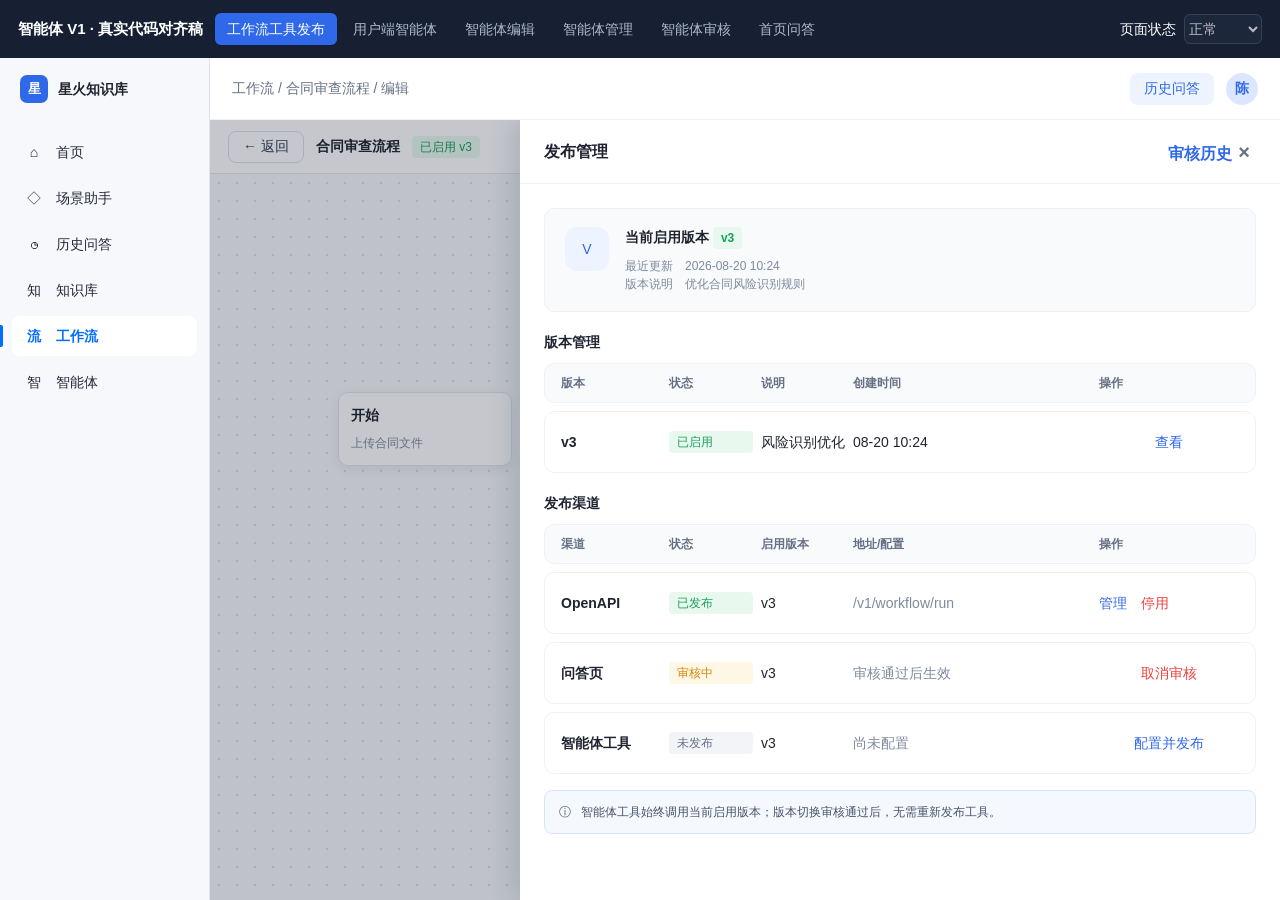
<file: agent-v1.html>
<!doctype html>
<html lang="zh-CN">
<head>
  <meta charset="UTF-8" />
  <meta name="viewport" content="width=device-width, initial-scale=1.0" />
  <title>智能体 V1 交互原型</title>
  <style>
    :root {
      --primary: #2f68e8;
      --primary-hover: #2457c5;
      --text: #1f2430;
      --muted: #7f8a9d;
      --border: #e5e9f2;
      --soft: #f7f8fc;
      --success: #18a058;
      --warning: #d48806;
      --danger: #ef3f39;
      --shadow: 0 10px 28px rgba(28, 43, 72, 0.12);
    }

    * { box-sizing: border-box; }
    html, body { height: 100%; }
    body {
      margin: 0;
      color: var(--text);
      background: #eef1f6;
      font: 14px/1.5 -apple-system, BlinkMacSystemFont, "Segoe UI", "PingFang SC", "Microsoft YaHei", sans-serif;
    }
    button, input, textarea, select { font: inherit; }
    button { cursor: pointer; }
    button:disabled { cursor: not-allowed; opacity: .55; }

    .prototype-bar {
      height: 58px;
      display: flex;
      align-items: center;
      gap: 12px;
      padding: 0 18px;
      background: #172033;
      color: #fff;
    }
    .prototype-title { min-width: 164px; font-size: 15px; font-weight: 700; }
    .scenario-tabs { display: flex; min-width: 0; gap: 4px; overflow-x: auto; }
    .scenario-btn {
      height: 32px;
      flex: 0 0 auto;
      padding: 0 12px;
      border: 0;
      border-radius: 6px;
      background: transparent;
      color: #aeb9cc;
    }
    .scenario-btn:hover { color: #fff; background: rgba(255,255,255,.08); }
    .scenario-btn.active { color: #fff; background: var(--primary); }
    .prototype-state { margin-left: auto; display: flex; align-items: center; gap: 8px; white-space: nowrap; }
    .prototype-state select { height: 30px; border: 1px solid #445068; border-radius: 6px; background: #202b40; color: #fff; }

    #app { height: calc(100% - 58px); min-height: 620px; }
    .screen { display: none; height: 100%; }
    .screen.active { display: block; }
    .shell { height: 100%; display: grid; grid-template-columns: 210px minmax(0, 1fr); background: #fff; }
    .sidebar { min-width: 0; background: #f7f8fc; border-right: 1px solid #e0e2e9; }
    .brand { height: 62px; display: flex; align-items: center; gap: 10px; padding: 0 20px; font-weight: 700; }
    .brand-mark { width: 28px; height: 28px; display: grid; place-items: center; border-radius: 7px; background: var(--primary); color: #fff; font-size: 13px; }
    .menu { padding: 6px 12px; }
    .menu-item {
      position: relative;
      height: 40px;
      display: flex;
      align-items: center;
      gap: 12px;
      margin: 6px 0;
      padding: 0 12px;
      border-radius: 8px;
      color: #242939;
    }
    .menu-item:hover { background: rgba(0,109,255,.07); }
    .menu-item.active { background: #fff; color: #006dff; font-weight: 600; }
    .menu-item.active::before { position: absolute; left: -12px; width: 3px; height: 22px; border-radius: 0 2px 2px 0; background: #006dff; content: ""; }
    .menu-icon { width: 20px; text-align: center; color: currentColor; }
    .shell-main { min-width: 0; display: grid; grid-template-rows: 62px minmax(0, 1fr); overflow: hidden; }
    .topbar { display: flex; align-items: center; justify-content: space-between; padding: 0 22px; border-bottom: 1px solid #edf0f5; background: #fff; }
    .breadcrumb { display: flex; align-items: center; gap: 8px; color: #667085; }
    .top-actions { display: flex; align-items: center; gap: 12px; }
    .history-btn { height: 32px; padding: 0 14px; border: 0; border-radius: 8px; background: #edf4ff; color: var(--primary); }
    .avatar { width: 32px; height: 32px; display: grid; place-items: center; border-radius: 50%; background: #dce7ff; color: var(--primary); font-weight: 700; }
    .page { position: relative; min-width: 0; min-height: 0; overflow: auto; background: #fff; }
    .page-pad { min-height: 100%; padding: 20px clamp(28px, 6vw, 120px) 18px; }
    .admin-page { height: 100%; min-height: 0; padding: 16px 20px 20px; display: flex; flex-direction: column; overflow: hidden; }
    h1, h2, h3, p { margin-top: 0; }
    h1 { margin-bottom: 16px; font-size: 20px; line-height: 30px; }
    h2 { font-size: 18px; }
    h3 { font-size: 15px; }
    .subtle { color: var(--muted); }
    .small { font-size: 12px; }

    .btn { height: 32px; padding: 0 14px; border: 1px solid #d9dfe9; border-radius: 8px; background: #fff; color: #344054; }
    .btn:hover { border-color: var(--primary); color: var(--primary); }
    .btn.primary { border-color: var(--primary); background: var(--primary); color: #fff; }
    .btn.primary:hover { background: var(--primary-hover); }
    .btn.link { height: auto; padding: 0; border: 0; background: transparent; color: var(--primary); }
    .btn.danger { color: var(--danger); }
    .btn.icon { width: 30px; padding: 0; }
    .tag { display: inline-flex; align-items: center; min-height: 22px; padding: 1px 8px; border-radius: 4px; background: #edf4ff; color: var(--primary); font-size: 12px; white-space: nowrap; }
    .tag.success { background: #e8f8ef; color: var(--success); }
    .tag.warning { background: #fff7e6; color: var(--warning); }
    .tag.danger { background: #fff1f0; color: var(--danger); }
    .tag.gray { background: #f2f4f7; color: #667085; }
    .field, .select, .textarea {
      width: 100%;
      border: 1px solid #d9dfe9;
      border-radius: 8px;
      background: #fff;
      color: var(--text);
      outline: none;
    }
    .field, .select { height: 34px; padding: 0 10px; }
    .textarea { min-height: 92px; padding: 9px 10px; resize: vertical; }
    .field:focus, .select:focus, .textarea:focus { border-color: var(--primary); box-shadow: 0 0 0 2px rgba(47,104,232,.1); }
    .form-item { display: grid; gap: 7px; margin-bottom: 16px; }
    .form-label { color: #344054; font-size: 13px; font-weight: 600; }
    .required::before { color: var(--danger); content: "*"; margin-right: 4px; }
    .form-help { color: #8a94a8; font-size: 12px; }
    .form-error { color: var(--danger); font-size: 12px; }
    .toolbar { display: flex; align-items: center; gap: 12px; margin-bottom: 16px; }
    .toolbar .field { width: 235px; }
    .toolbar .select { width: 128px; }
    .toolbar .spacer { flex: 1; }
    .tabs { display: flex; gap: 28px; border-bottom: 1px solid #edf0f5; }
    .tab { position: relative; padding: 0 0 12px; border: 0; background: none; color: #667085; }
    .tab.active { color: var(--primary); font-weight: 600; }
    .tab.active::after { position: absolute; right: 0; bottom: -1px; left: 0; height: 2px; background: var(--primary); content: ""; }

    .card-grid { display: grid; grid-template-columns: repeat(3, minmax(220px, 1fr)); gap: 20px; padding-top: 8px; }
    .agent-card { min-width: 0; height: 166px; display: flex; flex-direction: column; padding: 14px 16px 12px; border: 1px solid #e7ecf3; border-radius: 12px; background: #fff; transition: .16s ease; }
    .agent-card:hover { border-color: rgba(47,104,232,.34); background: #f8fbff; box-shadow: 0 10px 24px rgba(28,43,72,.1); transform: translateY(-1px); }
    .agent-card-main { display: grid; grid-template-columns: 48px minmax(0, 1fr) auto; gap: 12px; }
    .agent-icon { width: 48px; height: 48px; display: grid; place-items: center; border-radius: 12px; background: #edf4ff; color: var(--primary); font-size: 20px; font-weight: 700; }
    .agent-name { overflow: hidden; margin: 2px 0 6px; font-size: 15px; font-weight: 700; text-overflow: ellipsis; white-space: nowrap; }
    .agent-desc { display: -webkit-box; overflow: hidden; color: #7b879b; font-size: 12px; line-height: 18px; -webkit-box-orient: vertical; -webkit-line-clamp: 2; }
    .agent-card-foot { display: flex; align-items: center; gap: 12px; margin-top: auto; padding-top: 12px; border-top: 1px solid #f0f2f6; }
    .agent-card-foot .meta { flex: 1; color: #8a94a8; font-size: 12px; }
    .pagination { display: flex; justify-content: flex-end; gap: 6px; margin-top: 18px; }
    .page-no { width: 30px; height: 30px; display: grid; place-items: center; border: 1px solid #e1e5ec; border-radius: 6px; background: #fff; }
    .page-no.active { border-color: var(--primary); color: var(--primary); }

    .table-wrap { flex: 1; min-height: 0; overflow: auto; border: 1px solid #edf0f5; border-radius: 8px 8px 0 0; }
    table { width: 100%; border-collapse: collapse; table-layout: fixed; }
    th { position: sticky; top: 0; z-index: 1; height: 46px; padding: 0 12px; background: #fafbfc; color: #667085; text-align: left; font-size: 13px; font-weight: 600; }
    td { height: 58px; padding: 9px 12px; border-top: 1px solid #edf0f5; color: #344054; overflow: hidden; text-overflow: ellipsis; white-space: nowrap; }
    tr:hover td { background: #fafcff; }
    .name-cell { color: #050508; font-weight: 600; }
    .table-actions { display: flex; gap: 14px; }
    .admin-tabs { margin-bottom: 12px; }
    .admin-toolbar { display: flex; gap: 8px; align-items: center; margin: 12px 0 8px; }
    .admin-toolbar .field { width: 230px; }
    .admin-toolbar .select { width: 128px; }

    .workflow-editor { height: 100%; position: relative; overflow: hidden; background: #f5f7fb; }
    .editor-toolbar { height: 54px; display: flex; align-items: center; gap: 12px; padding: 0 18px; border-bottom: 1px solid #e2e7ef; background: #fff; }
    .workflow-canvas { position: relative; height: calc(100% - 54px); overflow: hidden; background-color: #f7f8fb; background-image: radial-gradient(#d8dde8 1px, transparent 1px); background-size: 18px 18px; }
    .node { position: absolute; width: 174px; padding: 12px; border: 1px solid #dfe5ef; border-radius: 10px; background: #fff; box-shadow: 0 4px 12px rgba(32,44,74,.08); }
    .node strong { display: block; margin-bottom: 6px; }
    .node.one { left: 12%; top: 30%; }
    .node.two { left: 39%; top: 22%; }
    .node.three { left: 39%; top: 48%; }
    .node.four { left: 67%; top: 34%; }
    .drawer-mask { position: absolute; inset: 0; display: none; background: rgba(15,23,42,.24); z-index: 20; }
    .drawer-mask.open { display: block; }
    .drawer { position: absolute; top: 0; right: 0; bottom: 0; width: min(760px, 82vw); display: flex; flex-direction: column; background: #fff; box-shadow: -8px 0 24px rgba(31,42,68,.14); }
    .drawer.narrow { width: min(560px, 82vw); }
    .drawer-head { height: 64px; flex: 0 0 64px; display: flex; align-items: center; justify-content: space-between; padding: 0 24px; border-bottom: 1px solid #eef2f7; font-size: 16px; font-weight: 600; }
    .drawer-body { flex: 1; min-height: 0; overflow: auto; padding: 24px; }
    .drawer-foot { display: flex; justify-content: flex-end; gap: 8px; padding: 12px 24px; border-top: 1px solid #eef2f7; }
    .close { border: 0; background: none; color: #667085; font-size: 20px; }
    .version-card { display: flex; gap: 16px; padding: 18px 20px; border: 1px solid #eef2f7; border-radius: 10px; background: #f8fafc; }
    .version-icon { width: 44px; height: 44px; display: grid; place-items: center; border-radius: 12px; background: #edf4ff; color: var(--primary); }
    .section-title { display: flex; align-items: center; justify-content: space-between; margin: 20px 0 10px; font-weight: 600; }
    .channel-list { display: grid; gap: 8px; }
    .channel-row { min-height: 62px; display: grid; grid-template-columns: 100px 84px 84px minmax(150px,1fr) 140px; align-items: center; gap: 8px; padding: 10px 16px; border: 1px solid #eef2f7; border-radius: 10px; }
    .channel-row.header { min-height: 36px; background: #f8fafc; color: #667085; font-size: 12px; font-weight: 600; }
    .notice { display: flex; gap: 10px; margin-top: 16px; padding: 12px 14px; border: 1px solid #d6e4ff; border-radius: 8px; background: #f5f9ff; color: #475467; font-size: 12px; }

    .builder { height: 100%; display: grid; grid-template-rows: 66px minmax(0,1fr); background: #f5f7fb; }
    .builder-head { display: flex; align-items: center; gap: 12px; padding: 0 20px; border-bottom: 1px solid #e6eaf1; background: #fff; }
    .builder-head .status { margin-left: 4px; }
    .builder-head .spacer { flex: 1; }
    .builder-identity { min-width: 0; max-width: 360px; display: grid; grid-template-columns: 38px minmax(0,1fr) 30px; align-items: center; gap: 9px; }
    .builder-identity .agent-icon { width: 38px; height: 38px; border-radius: 9px; font-size: 15px; }
    .builder-identity-text { min-width: 0; }
    .builder-identity-name { overflow: hidden; font-weight: 700; text-overflow: ellipsis; white-space: nowrap; }
    .builder-identity-desc { overflow: hidden; color: #7f8a9d; font-size: 12px; text-overflow: ellipsis; white-space: nowrap; }
    .builder-status-group { display: flex; align-items: center; gap: 10px; }
    .builder-status-item { display: inline-flex; align-items: center; gap: 6px; white-space: nowrap; }
    .builder-status-label { color: #667085; font-size: 12px; }
    .builder-body { min-height: 0; display: grid; grid-template-columns: minmax(440px, 44%) minmax(520px, 56%); gap: 0; }
    .builder-form { min-width: 0; overflow: auto; padding: 16px; border-right: 1px solid #e3e8ef; background: #f7f8fb; }
    .form-panel { display: grid; gap: 14px; }
    .config-section { border: 1px solid #e5e9f2; border-radius: 10px; background: #fff; overflow: hidden; }
    .config-head { display: flex; align-items: center; justify-content: space-between; min-height: 48px; padding: 0 16px; border-bottom: 1px solid #edf0f5; font-weight: 600; }
    .config-body { padding: 16px; }
    .publish-summary { display: grid; gap: 10px; }
    .publish-summary .summary-row { display: flex; align-items: flex-start; gap: 12px; }
    .publish-summary .summary-label { flex: 0 0 76px; color: #667085; font-size: 12px; }
    .publish-summary .summary-value { color: #344054; font-size: 13px; }
    .basic-config { display: grid; grid-template-columns: 72px minmax(0, 1fr); gap: 14px; }
    .agent-avatar-edit { display: grid; align-content: start; justify-items: center; gap: 8px; }
    .agent-avatar-edit .agent-icon { width: 64px; height: 64px; border-radius: 14px; }
    .agent-avatar-edit .btn { padding: 0 8px; font-size: 12px; }
    .resource-list { display: grid; gap: 8px; }
    .resource-row { display: grid; grid-template-columns: 36px minmax(0,1fr) auto; align-items: center; gap: 10px; padding: 10px 12px; border: 1px solid #e6eaf1; border-radius: 8px; }
    .resource-symbol { width: 32px; height: 32px; display: grid; place-items: center; border-radius: 7px; background: #f2f5fb; color: var(--primary); }
    .retrieval-settings { margin-top: 16px; padding-top: 14px; border-top: 1px solid #edf0f5; }
    .retrieval-title { margin-bottom: 10px; color: #344054; font-size: 13px; font-weight: 600; }
    .retrieval-grid { display: grid; grid-template-columns: repeat(2,minmax(0,1fr)); gap: 12px; }
    .retrieval-grid .form-item { margin-bottom: 0; }
    .debug-panel { min-width: 0; display: grid; grid-template-rows: 58px minmax(0,1fr) auto; background: #fff; }
    .debug-head { display: flex; align-items: center; justify-content: space-between; padding: 0 16px; border-bottom: 1px solid #edf0f5; font-weight: 600; }
    .debug-messages { min-height: 0; overflow: auto; padding: 16px; background: #fafbfc; }
    .bubble { max-width: 88%; margin-bottom: 14px; padding: 10px 12px; border-radius: 10px; background: #fff; border: 1px solid #edf0f5; }
    .bubble.user { margin-left: auto; background: #edf4ff; border-color: #d6e4ff; }
    .tool-state { margin: 8px 0; padding: 8px 10px; border: 1px solid #e5e9f2; border-radius: 7px; background: #f8fafc; color: #667085; font-size: 12px; }
    .debug-input { padding: 12px; border-top: 1px solid #edf0f5; }
    .input-send { display: grid; grid-template-columns: minmax(0,1fr) 36px; gap: 8px; }
    .send { width: 36px; height: 34px; border: 0; border-radius: 8px; background: var(--primary); color: #fff; }

    .home-content { height: 100%; overflow: auto; padding: 24px 0 40px; }
    .home-grid { width: min(80%, 1120px); display: grid; gap: 22px; margin: 12px auto 0; }
    .home-title { text-align: center; font-size: 32px; font-weight: 900; }
    .home-title span { color: #3f6fff; }
    .home-input { min-height: 72px; display: grid; grid-template-columns: minmax(0,1fr) 42px; align-items: end; gap: 10px; padding: 14px; border: 1px solid #dce2ec; border-radius: 12px; box-shadow: 0 8px 24px rgba(31,42,68,.07); }
    .home-input textarea { min-height: 40px; border: 0; outline: none; resize: none; }
    .section-head { display: flex; align-items: baseline; justify-content: space-between; }
    .entry-grid { display: grid; grid-template-columns: repeat(2,minmax(0,1fr)); gap: 12px; }
    .entry-card { min-height: 58px; display: grid; grid-template-columns: 36px minmax(0,1fr) auto; align-items: center; gap: 12px; padding: 9px 12px; border: 1px solid #e5e9f2; border-radius: 8px; background: #fff; text-align: left; }
    .entry-card:hover { border-color: rgba(63,111,255,.36); box-shadow: 0 8px 18px rgba(47,104,232,.08); }
    .entry-icon { width: 32px; height: 32px; display: grid; place-items: center; border-radius: 10px; background: #edf3ff; color: var(--primary); }
    .entry-card strong { display: block; }
    .agent-showcase { display: grid; grid-template-columns: repeat(3,minmax(0,1fr)); gap: 12px; }
    .home-agent { min-height: 116px; padding: 14px; border: 1px solid #e5e9f2; border-radius: 10px; background: #fff; }
    .home-agent:hover { border-color: #b8c9f8; background: #fafcff; }
    .agent-picker { display: none; height: 100%; overflow: auto; padding: 28px 0 40px; }
    .agent-picker-inner { width: min(80%, 1120px); margin: 0 auto; }
    .picker-head { display: flex; align-items: center; gap: 12px; margin-bottom: 20px; }
    .picker-head div { min-width: 0; }
    .picker-head h2 { margin: 0 0 2px; }
    .home-agent-main { display: grid; grid-template-columns: 42px minmax(0,1fr); gap: 12px; align-items: start; }
    .home-agent-main .agent-icon { width: 42px; height: 42px; border-radius: 10px; font-size: 16px; }
    .detail-block { margin-top: 18px; }
    .detail-value { padding: 10px 12px; border: 1px solid #edf0f5; border-radius: 8px; background: #fafbfc; color: #475467; white-space: normal; }
    .chat-layout { height: 100%; display: none; grid-template-columns: minmax(0,1fr) 360px; }
    .chat-layout.active { display: grid; }
    .chat-main { min-width: 0; display: grid; grid-template-rows: 58px minmax(0,1fr) auto; }
    .chat-head { display: flex; align-items: center; gap: 10px; padding: 0 22px; border-bottom: 1px solid #edf0f5; }
    .chat-scroll { overflow: auto; padding: 22px max(24px, calc((100% - 760px)/2)); background: #fafbfc; }
    .chat-compose { padding: 14px max(24px, calc((100% - 760px)/2)); border-top: 1px solid #edf0f5; background: #fff; }
    .task-panel { padding: 18px; border-left: 1px solid #e2e7ef; background: #fff; }
    .task-item { display: grid; grid-template-columns: 22px minmax(0,1fr); gap: 8px; margin: 14px 0; }
    .task-dot { width: 20px; height: 20px; display: grid; place-items: center; border-radius: 50%; background: #e8f8ef; color: var(--success); font-size: 12px; }

    .modal-mask { position: fixed; inset: 58px 0 0; z-index: 100; display: none; align-items: center; justify-content: center; padding: 20px; background: rgba(15,23,42,.38); }
    .modal-mask.open { display: flex; }
    .modal { width: min(560px, 92vw); max-height: 86vh; overflow: auto; border-radius: 10px; background: #fff; box-shadow: var(--shadow); }
    .modal.wide { width: min(760px, 92vw); }
    .modal-head { display: flex; align-items: center; justify-content: space-between; padding: 18px 22px; border-bottom: 1px solid #edf0f5; font-size: 16px; font-weight: 600; }
    .modal-body { padding: 20px 22px; }
    .modal-foot { display: flex; justify-content: flex-end; gap: 8px; padding: 12px 22px; border-top: 1px solid #edf0f5; }
    .org-tree { border: 1px solid #e5e9f2; border-radius: 8px; padding: 10px 12px; }
    .tree-row { min-height: 34px; display: flex; align-items: center; gap: 8px; }
    .tree-row.indent { padding-left: 26px; }
    .choice-list { display: grid; gap: 8px; }
    .choice { display: grid; grid-template-columns: 22px 38px minmax(0,1fr) auto; align-items: center; gap: 10px; padding: 11px; border: 1px solid #e5e9f2; border-radius: 8px; }
    .knowledge-group-title { margin: 14px 0 8px; color: #667085; font-size: 12px; }
    .knowledge-group-title:first-child { margin-top: 0; }
    #knowledge-source-modal .modal { display: flex; flex-direction: column; overflow: hidden; }
    #knowledge-source-modal .modal-body { min-height: 0; overflow: auto; }
    #knowledge-source-modal .modal-head, #knowledge-source-modal .modal-foot { flex-shrink: 0; }
    .knowledge-source-search { display: flex; gap: 8px; margin: 16px 0 10px; }
    .knowledge-source-search .field { min-width: 0; }
    .knowledge-source-search .btn { flex-shrink: 0; white-space: nowrap; }
    .knowledge-source-hint { min-height: 20px; margin-bottom: 12px; color: var(--muted); font-size: 12px; }
    .knowledge-source-list { height: 332px; overflow: auto; padding: 1px 4px 1px 1px; }
    .knowledge-source-grid { display: grid; grid-template-columns: repeat(2,minmax(0,1fr)); align-content: start; gap: 12px; }
    .knowledge-source-card { min-width: 0; display: grid; grid-template-columns: 36px minmax(0,1fr); align-items: start; gap: 10px; padding: 14px 12px; border: 1px solid var(--border); border-radius: 8px; cursor: pointer; }
    .knowledge-source-card:hover, .knowledge-source-card.is-selected { border-color: var(--primary); background: #f8fbff; }
    .knowledge-source-card:focus-within { outline: 2px solid var(--primary); outline-offset: 1px; }
    .knowledge-source-card.is-disabled { background: var(--soft); cursor: not-allowed; }
    .knowledge-source-card.is-disabled:hover { border-color: var(--border); }
    .knowledge-source-content { min-width: 0; }
    .knowledge-source-name { display: flex; align-items: center; justify-content: space-between; gap: 10px; }
    .knowledge-source-name strong { overflow: hidden; font-size: 13px; text-overflow: ellipsis; white-space: nowrap; }
    .knowledge-source-name input { flex-shrink: 0; accent-color: var(--primary); }
    .knowledge-source-description { display: -webkit-box; min-height: 36px; margin-top: 6px; overflow: hidden; color: var(--muted); font-size: 12px; line-height: 18px; -webkit-box-orient: vertical; -webkit-line-clamp: 2; }
    .knowledge-source-meta { margin-top: 8px; color: var(--muted); font-size: 12px; }
    .knowledge-source-state { display: block; margin-top: 7px; color: var(--success); font-size: 12px; }
    .knowledge-source-card.is-disabled .knowledge-source-state { color: var(--muted); }
    .knowledge-source-empty { grid-column: 1 / -1; display: grid; justify-items: center; align-content: center; gap: 10px; min-height: 290px; color: var(--muted); }
    .knowledge-source-selection { align-self: center; flex: 1; min-width: 0; color: #667085; font-size: 12px; }
    .identity-edit { display: grid; grid-template-columns: 76px minmax(0,1fr); gap: 16px; }
    .toast { position: fixed; top: 76px; left: 50%; z-index: 200; display: none; padding: 9px 16px; border: 1px solid #d9f0e3; border-radius: 8px; background: #fff; box-shadow: var(--shadow); transform: translateX(-50%); }
    .toast.show { display: block; }
    .state-panel { display: none; height: 100%; min-height: 280px; align-items: center; justify-content: center; flex-direction: column; gap: 12px; text-align: center; }
    .state-panel.show { display: flex; }
    .state-symbol { width: 58px; height: 58px; display: grid; place-items: center; border-radius: 50%; background: #f2f5fb; color: #8a94a8; font-size: 22px; }
    .skeleton { position: relative; overflow: hidden; background: #edf0f4; border-radius: 5px; }
    .skeleton::after { position: absolute; inset: 0; background: linear-gradient(90deg,transparent,rgba(255,255,255,.75),transparent); content: ""; animation: shine 1.2s infinite; }
    @keyframes shine { from { transform: translateX(-100%); } to { transform: translateX(100%); } }
    .loading-grid { display: none; grid-template-columns: repeat(3,1fr); gap: 20px; }
    .loading-grid.show { display: grid; }
    .loading-card { height: 166px; padding: 16px; border: 1px solid #e7ecf3; border-radius: 12px; }

    @media (max-width: 1100px) {
      .card-grid, .agent-showcase { grid-template-columns: repeat(2,minmax(220px,1fr)); }
      .builder-body { grid-template-columns: minmax(420px,48%) minmax(440px,52%); }
      .channel-row { grid-template-columns: 90px 74px 74px minmax(110px,1fr) 120px; }
    }
    @media (max-width: 820px) {
      .prototype-title, .prototype-state span { display: none; }
      .prototype-bar { padding: 0 8px; }
      .shell { grid-template-columns: 64px minmax(0,1fr); }
      .brand { padding: 0 18px; }
      .brand span:last-child, .menu-item span:last-child { display: none; }
      .menu-item { justify-content: center; padding: 0; }
      .menu-item.active::before { left: -12px; }
      .page-pad { padding: 18px; }
      .card-grid, .agent-showcase, .entry-grid { grid-template-columns: 1fr; }
      .builder-body { grid-template-columns: minmax(0,1fr); }
      .builder-identity { max-width: 260px; }
      .builder-status-group { display: none; }
      .debug-panel { display: none; }
      .retrieval-grid { grid-template-columns: 1fr; }
      .chat-layout.active { grid-template-columns: minmax(0,1fr); }
      .task-panel { display: none; }
      .home-grid { width: calc(100% - 28px); }
      .home-title { font-size: 25px; }
      .table-wrap { overflow-x: auto; }
      table { min-width: 920px; }
      .channel-row { min-width: 650px; }
      .channel-list { overflow-x: auto; }
    }
  </style>
</head>
<body>
  <header class="prototype-bar">
    <div class="prototype-title">智能体 V1 · 真实代码对齐稿</div>
    <nav class="scenario-tabs" aria-label="原型场景">
      <button class="scenario-btn active" data-screen="workflow-tool">工作流工具发布</button>
      <button class="scenario-btn" data-screen="agent-list">用户端智能体</button>
      <button class="scenario-btn" data-screen="agent-builder">智能体编辑</button>
      <button class="scenario-btn" data-screen="agent-manage">智能体管理</button>
      <button class="scenario-btn" data-screen="agent-review">智能体审核</button>
      <button class="scenario-btn" data-screen="agent-home">首页问答</button>
    </nav>
    <label class="prototype-state"><span>页面状态</span>
      <select id="state-select" disabled>
        <option value="normal">正常</option>
        <option value="loading">加载中</option>
        <option value="empty">空状态</option>
        <option value="error">加载失败</option>
        <option value="forbidden">权限受限</option>
      </select>
    </label>
  </header>

  <main id="app">
    <section class="screen active" id="workflow-tool">
      <div class="shell">
        <aside class="sidebar client-menu"></aside>
        <div class="shell-main">
          <header class="topbar"><div class="breadcrumb">工作流 / 合同审查流程 / 编辑</div><div class="top-actions"><button class="history-btn">历史问答</button><span class="avatar">陈</span></div></header>
          <div class="page workflow-editor">
            <div class="editor-toolbar"><button class="btn">← 返回</button><strong>合同审查流程</strong><span class="tag success">已启用 v3</span><span style="flex:1"></span><button class="btn">保存</button><button class="btn primary" data-open-drawer="publish-drawer">发布管理</button></div>
            <div class="workflow-canvas">
              <div class="node one"><strong>开始</strong><span class="subtle small">上传合同文件</span></div>
              <div class="node two"><strong>知识检索</strong><span class="subtle small">合同制度知识库</span></div>
              <div class="node three"><strong>大模型</strong><span class="subtle small">识别风险条款</span></div>
              <div class="node four"><strong>输出</strong><span class="subtle small">审查结果与建议</span></div>
            </div>
            <div class="drawer-mask open" id="publish-drawer">
              <aside class="drawer">
                <div class="drawer-head"><span>发布管理</span><div><button class="btn link">审核历史</button><button class="close" data-close-drawer="publish-drawer">×</button></div></div>
                <div class="drawer-body">
                  <div class="version-card"><span class="version-icon">V</span><div><strong>当前启用版本 <span class="tag success">v3</span></strong><div class="subtle small" style="margin-top:8px">最近更新　2026-08-20 10:24</div><div class="subtle small">版本说明　优化合同风险识别规则</div></div></div>
                  <div class="section-title"><span>版本管理</span></div>
                  <div class="channel-list"><div class="channel-row header"><span>版本</span><span>状态</span><span>说明</span><span>创建时间</span><span>操作</span></div><div class="channel-row"><strong>v3</strong><span class="tag success">已启用</span><span>风险识别优化</span><span>08-20 10:24</span><button class="btn link">查看</button></div></div>
                  <div class="section-title"><span>发布渠道</span></div>
                  <div class="channel-list">
                    <div class="channel-row header"><span>渠道</span><span>状态</span><span>启用版本</span><span>地址/配置</span><span>操作</span></div>
                    <div class="channel-row"><strong>OpenAPI</strong><span class="tag success">已发布</span><span>v3</span><span class="subtle">/v1/workflow/run</span><span><button class="btn link">管理</button>　<button class="btn link danger">停用</button></span></div>
                    <div class="channel-row"><strong>问答页</strong><span class="tag warning">审核中</span><span>v3</span><span class="subtle">审核通过后生效</span><button class="btn link danger">取消审核</button></div>
                    <div class="channel-row"><strong>智能体工具</strong><span class="tag gray">未发布</span><span>v3</span><span class="subtle">尚未配置</span><button class="btn link" data-modal="tool-config-modal">配置并发布</button></div>
                  </div>
                  <div class="notice"><span>ⓘ</span><span>智能体工具始终调用当前启用版本；版本切换审核通过后，无需重新发布工具。</span></div>
                </div>
              </aside>
            </div>
          </div>
        </div>
      </div>
    </section>

    <section class="screen" id="agent-list">
      <div class="shell">
        <aside class="sidebar client-menu"></aside>
        <div class="shell-main">
          <header class="topbar"><div></div><div class="top-actions"><button class="history-btn">历史问答</button><span class="avatar">陈</span></div></header>
          <div class="page"><div class="page-pad">
            <h1>智能体</h1>
            <div class="toolbar"><select class="select"><option>全部状态</option><option>草稿</option><option>已发布</option><option>已停用</option></select><input class="field" placeholder="搜索智能体" /><span class="spacer"></span><button class="btn primary" data-modal="create-agent-modal">＋ 新建智能体</button></div>
            <div class="state-host">
              <div class="loading-grid state-loading"><div class="loading-card"><div class="skeleton" style="width:48px;height:48px"></div><div class="skeleton" style="width:65%;height:15px;margin-top:14px"></div></div><div class="loading-card"><div class="skeleton" style="width:48px;height:48px"></div><div class="skeleton" style="width:65%;height:15px;margin-top:14px"></div></div><div class="loading-card"><div class="skeleton" style="width:48px;height:48px"></div><div class="skeleton" style="width:65%;height:15px;margin-top:14px"></div></div></div>
              <div class="state-panel state-empty"><span class="state-symbol">◇</span><strong>暂无智能体</strong><span class="subtle">创建一个智能体，连接知识库和工具</span><button class="btn primary" data-modal="create-agent-modal">新建智能体</button></div>
              <div class="state-panel state-error"><span class="state-symbol">!</span><strong>智能体列表加载失败</strong><span class="subtle">请检查网络后重试</span><button class="btn" data-reset-state>重试</button></div>
              <div class="state-panel state-forbidden"><span class="state-symbol">⌁</span><strong>暂无智能体模块权限</strong><span class="subtle">请联系企业管理员开通相关权限</span></div>
              <div class="normal-content">
                <div class="card-grid">
                  <article class="agent-card"><div class="agent-card-main"><span class="agent-icon">合</span><div><div class="agent-name">合同审查助手</div><div class="agent-desc">结合合同制度知识和审查流程，识别高风险条款并给出修改建议。</div></div><span class="tag success">已发布</span></div><div class="agent-card-foot"><span class="meta">更新于 10 分钟前</span><button class="btn link" data-switch="agent-builder">编辑</button><button class="btn link danger" data-confirm="删除后智能体将立即下线，历史会话只能查看，且无法恢复。确认删除“合同审查助手”？" data-confirm-title="删除智能体" data-confirm-result="智能体已删除并下线">删除</button></div></article>
                  <article class="agent-card"><div class="agent-card-main"><span class="agent-icon">报</span><div><div class="agent-name">周报整理助手</div><div class="agent-desc">根据项目资料生成结构化周报，整理风险和下周计划。</div></div><span class="tag gray">草稿</span></div><div class="agent-card-foot"><span class="meta">发布审核中 · 更新于 2 小时前</span><button class="btn link" data-switch="agent-builder">编辑</button><button class="btn link danger" data-confirm="删除后当前发布审核将自动取消，且无法恢复。确认删除“周报整理助手”？" data-confirm-title="删除审核中的智能体" data-confirm-result="智能体已删除，待审核申请已取消">删除</button></div></article>
                  <article class="agent-card"><div class="agent-card-main"><span class="agent-icon">标</span><div><div class="agent-name">招投标问答助手</div><div class="agent-desc">查询招投标知识并生成问题答复。</div></div><span class="tag danger">已停用</span></div><div class="agent-card-foot"><span class="meta">更新于昨天</span><button class="btn link" data-switch="agent-builder">编辑</button><button class="btn link danger" data-confirm="删除后历史会话仍可查看，但智能体无法恢复。确认删除“招投标问答助手”？" data-confirm-title="删除智能体" data-confirm-result="智能体已删除">删除</button></div></article>
                </div>
                <div class="pagination"><span class="page-no active">1</span><span class="page-no">2</span><span class="page-no">›</span></div>
              </div>
            </div>
          </div></div>
        </div>
      </div>
    </section>

    <section class="screen" id="agent-builder">
      <div class="builder">
        <header class="builder-head"><button class="btn" data-switch="agent-list">← 返回</button><div class="builder-identity"><span class="agent-icon" id="builder-avatar">合</span><div class="builder-identity-text"><div class="builder-identity-name" id="builder-name">合同审查助手</div><div class="builder-identity-desc" id="builder-desc">结合合同制度知识和审查流程，识别高风险条款</div></div><button class="btn icon" title="编辑基本信息" aria-label="编辑基本信息" data-modal="basic-info-modal">✎</button></div><span class="spacer"></span><div class="builder-status-group"><span class="builder-status-item"><span class="builder-status-label">发布状态</span><span class="tag success status" id="publish-status">已发布</span></span><span class="builder-status-item"><span class="builder-status-label">草稿状态</span><span class="tag success" id="draft-status">已保存</span></span></div><button class="btn" id="save-draft">保存草稿</button><button class="btn primary" id="publish-agent-button" data-modal="publish-agent-modal">提交变更审核</button></header>
        <div class="builder-body">
          <main class="builder-form"><div class="form-panel">
            <section class="config-section"><div class="config-head"><span>AI 配置</span></div><div class="config-body"><div class="form-item"><label class="form-label required">AI 模型</label><select class="select" id="agent-model"><option value="" disabled>请选择 AI 模型</option><option selected>讯飞星火 X1</option><option>星火 4.0 Ultra</option></select></div><div class="form-item"><label class="form-label">深度思考</label><select class="select"><option selected>关闭</option><option>开启</option></select><span class="form-help">默认关闭；开启后可能增加响应时间和资源消耗。</span></div><div class="form-item" style="margin-bottom:0"><label class="form-label">系统 Prompt</label><textarea class="textarea" style="min-height:170px">你是企业合同审查助手。请优先参考企业合同制度知识库；需要执行结构化审查时调用合同审查工具。回答中明确标注风险等级、依据和修改建议，不得编造制度条款。</textarea><span class="form-help">可选，未填写时使用平台默认 Agent Prompt。</span></div></div></section>
            <section class="config-section"><div class="config-head"><span>系统工具（3）</span><button class="btn link" data-modal="resource-modal" data-resource="system">＋ 选择</button></div><div class="config-body"><div class="resource-list"><div class="resource-row"><span class="resource-symbol">系</span><div><strong>获取当前时间</strong><div class="subtle small">返回当前日期、时间及时区</div></div><button class="btn link danger">移除</button></div><div class="resource-row"><span class="resource-symbol">系</span><div><strong>Base64 解析</strong><div class="subtle small">解析合法的 Base64 文本内容</div></div><button class="btn link danger">移除</button></div><div class="resource-row"><span class="resource-symbol">系</span><div><strong>保存为 Word 文档</strong><div class="subtle small">生成 Word 文件并上传到文件存储</div></div><button class="btn link danger">移除</button></div></div></div></section>
            <section class="config-section"><div class="config-head"><span>工作流工具（1）</span><button class="btn link" data-modal="resource-modal" data-resource="workflow">＋ 选择</button></div><div class="config-body"><div class="resource-list"><div class="resource-row"><span class="resource-symbol">工</span><div><strong>合同风险审查</strong><div class="subtle small">根据合同文本输出风险条款、等级与建议</div></div><button class="btn link danger">移除</button></div></div></div></section>
            <section class="config-section" id="builder-knowledge-section">
              <div class="config-head"><span>知识库与知识图谱</span><button class="btn link" data-modal="knowledge-source-modal">＋ 选择知识库</button></div>
              <div class="config-body">
                <div class="knowledge-group-title" id="knowledge-base-count">知识库（2）</div><div class="resource-list" id="selected-knowledge-bases"></div>
                <div class="knowledge-group-title" id="knowledge-graph-count">知识图谱（0）</div><div class="resource-list" id="selected-knowledge-graphs"></div>
                <div class="retrieval-settings"><div class="retrieval-title">知识库检索设置</div><div class="retrieval-grid"><div class="form-item"><label class="form-label">检索条数</label><input class="field" type="number" min="1" max="20" value="5" /><span class="form-help">单次检索最多返回 1—20 条内容</span></div><div class="form-item"><label class="form-label">检索类型</label><select class="select"><option selected>全部（文档 + 问答对）</option><option>仅文档</option><option>仅问答对</option></select></div><div class="form-item"><label class="form-label">相似度阈值</label><input class="field" type="number" min="0" max="1" step="0.01" placeholder="不限制" /><span class="form-help">可选，填写 0—1；值越高匹配要求越严格</span></div></div><div class="form-help" style="margin-top:10px">检索问题和超时时间由系统根据对话统一处理，无需配置。</div></div>
              </div>
            </section>
            <section class="config-section"><div class="config-head"><span>对话设置</span></div><div class="config-body"><div class="form-item"><label class="form-label">对话开场白</label><textarea class="textarea">你好，我可以帮你审查合同风险。上传合同或直接描述需要关注的问题吧。</textarea></div><div class="form-item" style="margin-bottom:0"><label class="form-label">预设问题（最多 4 条）</label><input class="field" value="帮我审查这份采购合同" /><input class="field" value="这份合同有哪些付款风险？" style="margin-top:8px" /><button class="btn link" style="margin-top:8px">＋ 添加预设问题</button></div></div></section>
            <section class="config-section"><div class="config-head"><span>发布设置</span><span class="tag success">已配置</span></div><div class="config-body"><div class="form-item" style="margin-bottom:0"><label class="form-label required">发布组织</label><div class="org-tree"><label class="tree-row"><input type="checkbox" /> 星火科技</label><label class="tree-row indent"><input type="checkbox" checked /> 法务部</label><label class="tree-row indent"><input type="checkbox" checked /> 采购中心</label><label class="tree-row indent"><input type="checkbox" /> 研发中心</label></div><span class="form-help">所选组织及其全部下级组织成员均可使用，不提供额外开关。配置变更需重新提交审核。</span></div></div></section>
          </div></main>
          <aside class="debug-panel"><div class="debug-head"><span>调试预览</span><button class="btn link" id="clear-debug">清空对话</button></div><div class="debug-messages" id="debug-messages"><div class="bubble"><strong>合同审查助手</strong><p style="margin:6px 0 0">你好，我可以帮你审查合同风险。上传合同或直接描述需要关注的问题吧。</p></div></div><div class="debug-input"><div class="input-send"><input class="field" id="debug-question" value="这份采购合同有哪些风险？" /><button class="send" id="debug-send">➤</button></div><div class="subtle small" style="margin-top:6px">右侧使用当前草稿版本调试，线上用户继续使用已生效版本。</div></div></aside>
        </div>
      </div>
    </section>

    <section class="screen" id="agent-manage">
      <div class="shell"><aside class="sidebar admin-menu"></aside><div class="shell-main"><header class="topbar"><strong>企业管理控制台</strong><div class="top-actions"><span class="avatar">管</span></div></header><div class="page"><div class="admin-page">
        <h1 style="margin-bottom:4px">智能体管理</h1>
        <div class="admin-toolbar"><select class="select"><option>全部状态</option><option>草稿</option><option>已发布</option><option>已停用</option></select><input class="field" placeholder="搜索智能体名称" /><button class="btn">重置</button></div>
        <div class="state-host" style="flex:1;min-height:0;display:flex;flex-direction:column">
          <div class="state-panel state-loading"><span class="state-symbol skeleton"></span><strong>正在加载智能体列表</strong></div>
          <div class="state-panel state-empty"><span class="state-symbol">◇</span><strong>暂无智能体</strong><span class="subtle">企业内还没有已创建的智能体</span></div>
          <div class="state-panel state-error"><span class="state-symbol">!</span><strong>列表加载失败</strong><button class="btn" data-reset-state>重试</button></div>
          <div class="state-panel state-forbidden"><span class="state-symbol">⌁</span><strong>无智能体管理权限</strong></div>
          <div class="normal-content" style="flex:1;min-height:0;display:flex;flex-direction:column"><div class="table-wrap"><table><thead><tr><th style="width:200px">智能体名称</th><th style="width:110px">创建者</th><th style="width:100px">状态</th><th style="width:170px">创建时间</th><th style="width:170px">更新时间</th><th style="width:190px">操作</th></tr></thead><tbody>
            <tr><td class="name-cell">合同审查助手</td><td>陈晨</td><td><span class="tag success">已发布</span></td><td>2026-08-12 09:30</td><td>2026-08-20 10:24</td><td><div class="table-actions"><button class="btn link" data-open-drawer="manage-detail">查看详情</button><button class="btn link danger" data-confirm="停用后组织用户将立即无法继续使用，确认停用“合同审查助手”？" data-confirm-title="停用智能体" data-confirm-result="智能体已停用">停用</button><button class="btn link danger" data-confirm="删除后智能体将立即下线，待审核申请自动取消，历史会话只能查看。确认删除“合同审查助手”？" data-confirm-title="删除智能体" data-confirm-result="智能体已删除并下线">删除</button></div></td></tr>
            <tr><td class="name-cell">周报整理助手</td><td>林晓</td><td><span class="tag gray">草稿</span></td><td>2026-08-18 14:06</td><td>2026-08-20 09:18</td><td><div class="table-actions"><button class="btn link" data-open-drawer="manage-detail">查看详情</button><button class="btn link danger" data-confirm="该智能体正在审核中，删除后审核申请将自动取消且无法恢复。确认删除？" data-confirm-title="删除审核中的智能体" data-confirm-result="智能体已删除，待审核申请已取消">删除</button></div></td></tr>
            <tr><td class="name-cell">投标材料助手</td><td>李敏</td><td><span class="tag danger">已停用</span></td><td>2026-08-10 16:21</td><td>2026-08-18 09:12</td><td><div class="table-actions"><button class="btn link" data-open-drawer="manage-detail">查看详情</button><button class="btn link danger" data-confirm="删除后智能体无法恢复，历史会话仍可查看。确认删除“投标材料助手”？" data-confirm-title="删除智能体" data-confirm-result="智能体已删除">删除</button></div></td></tr>
          </tbody></table></div><div class="pagination"><span style="margin-right:auto" class="subtle">共 23 条</span><span class="page-no active">1</span><span class="page-no">2</span><span class="page-no">›</span></div></div>
        </div>
        <div class="drawer-mask" id="manage-detail"><aside class="drawer narrow"><div class="drawer-head"><span>智能体详情</span><button class="close" data-close-drawer="manage-detail">×</button></div><div class="drawer-body"><h3>基础信息</h3><table><tbody><tr><td class="subtle">名称</td><td>合同审查助手</td></tr><tr><td class="subtle">创建者</td><td>陈晨</td></tr><tr><td class="subtle">状态</td><td><span class="tag success">已发布</span></td></tr><tr><td class="subtle">创建时间</td><td>2026-08-12 09:30</td></tr><tr><td class="subtle">更新时间</td><td>2026-08-20 10:24</td></tr></tbody></table><div class="detail-block"><div class="form-label">描述</div><div class="detail-value">结合合同制度知识和审查流程，识别高风险条款并给出修改建议。</div></div><div class="detail-block"><div class="form-label">发布组织范围</div><div class="detail-value">法务部、采购中心<br><span class="subtle small">组织授权自动包含其全部下级组织</span></div></div><div class="notice"><span>ⓘ</span><span>管理员仅查看基础信息，可停用或删除智能体，不能代替创建者修改配置。</span></div></div><div class="drawer-foot"><button class="btn danger" data-confirm="停用后组织用户将立即无法继续使用，确认停用“合同审查助手”？" data-confirm-title="停用智能体" data-confirm-result="智能体已停用">停用</button><button class="btn danger" data-confirm="删除后智能体将立即下线，待审核申请自动取消，历史会话只能查看。确认删除？" data-confirm-title="删除智能体" data-confirm-result="智能体已删除并下线">删除</button></div></aside></div>
      </div></div></div></div>
    </section>

    <section class="screen" id="agent-review">
      <div class="shell"><aside class="sidebar admin-menu"></aside><div class="shell-main"><header class="topbar"><strong>企业管理控制台</strong><div class="top-actions"><span class="avatar">管</span></div></header><div class="page"><div class="admin-page">
        <div class="tabs admin-tabs"><button class="tab">知识库审核</button><button class="tab">工作流审核</button><button class="tab active">智能体审核</button></div>
        <div class="admin-toolbar"><select class="select"><option>全部类型</option><option>首次发布</option><option>配置变更</option></select><select class="select"><option>全部状态</option><option>待审核</option><option>已通过</option><option>已驳回</option><option>已取消</option></select><input class="field" placeholder="搜索智能体名称" /><button class="btn">重置</button></div>
        <div class="state-host" style="flex:1;min-height:0;display:flex;flex-direction:column"><div class="state-panel state-loading"><span class="state-symbol skeleton"></span><strong>正在加载审核列表</strong></div><div class="state-panel state-empty"><span class="state-symbol">◇</span><strong>暂无审核申请</strong></div><div class="state-panel state-error"><span class="state-symbol">!</span><strong>审核列表加载失败</strong><button class="btn" data-reset-state>重试</button></div><div class="state-panel state-forbidden"><span class="state-symbol">⌁</span><strong>无发布审核权限</strong></div>
        <div class="normal-content" style="flex:1;min-height:0;display:flex;flex-direction:column"><div class="table-wrap"><table><thead><tr><th style="width:220px">智能体名称</th><th style="width:120px">审核类型</th><th style="width:110px">申请人</th><th style="width:120px">申请状态</th><th style="width:180px">时间</th><th style="width:180px">操作</th></tr></thead><tbody>
          <tr><td class="name-cell">合同审查助手</td><td>配置变更</td><td>陈晨</td><td><span class="tag warning">待审核</span></td><td>2026-08-20 10:32</td><td><div class="table-actions"><button class="btn link" data-open-drawer="review-detail">查看</button><button class="btn link" data-confirm="确认通过该智能体配置变更？" data-confirm-title="通过审核" data-confirm-result="审核已通过">通过</button><button class="btn link danger" data-modal="reject-modal">驳回</button></div></td></tr>
          <tr><td class="name-cell">周报整理助手</td><td>首次发布</td><td>林晓</td><td><span class="tag warning">待审核</span></td><td>2026-08-20 09:18</td><td><div class="table-actions"><button class="btn link" data-open-drawer="review-detail">查看</button><button class="btn link" data-confirm="确认通过该智能体首次发布申请？" data-confirm-title="通过审核" data-confirm-result="审核已通过">通过</button><button class="btn link danger" data-modal="reject-modal">驳回</button></div></td></tr>
          <tr><td class="name-cell">制度问答助手</td><td>首次发布</td><td>王宁</td><td><span class="tag success">已通过</span></td><td>2026-08-19 15:02</td><td><button class="btn link" data-open-drawer="review-detail">查看</button></td></tr>
        </tbody></table></div><div class="pagination"><span style="margin-right:auto" class="subtle">共 18 条</span><span class="page-no active">1</span><span class="page-no">2</span></div></div></div>
        <div class="drawer-mask" id="review-detail"><aside class="drawer"><div class="drawer-head"><span>智能体审核详情</span><button class="close" data-close-drawer="review-detail">×</button></div><div class="drawer-body"><div class="notice" style="margin-top:0"><span>ⓘ</span><span>这是配置变更申请。以下展示审核通过后将生效的构建与发布配置，不提供逐字段差异对比。</span></div><h3 style="margin-top:20px">申请信息</h3><table><tbody><tr><td class="subtle">智能体名称</td><td>合同审查助手</td><td class="subtle">申请人</td><td>陈晨</td></tr><tr><td class="subtle">审核类型</td><td>配置变更</td><td class="subtle">申请时间</td><td>2026-08-20 10:32</td></tr></tbody></table><h3 style="margin-top:22px">目标构建与发布配置</h3><table><tbody><tr><td class="subtle">AI 模型</td><td>讯飞星火 X1</td><td class="subtle">深度思考</td><td>关闭</td></tr><tr><td class="subtle">系统 Prompt</td><td colspan="3" style="white-space:normal">你是企业合同审查助手。请优先参考企业合同制度知识库；需要执行结构化审查时调用合同审查工具，并明确标注风险等级、依据和修改建议。</td></tr><tr><td class="subtle">知识库</td><td colspan="3">合同制度知识库、法务案例库</td></tr><tr><td class="subtle">检索设置</td><td colspan="3">返回 5 条 · 全部（文档 + 问答对）· 相似度不限</td></tr><tr><td class="subtle">系统工具</td><td colspan="3" style="white-space:normal">获取当前时间、Base64 解析、保存为 Word 文档</td></tr><tr><td class="subtle">工作流工具</td><td colspan="3">合同风险审查</td></tr><tr><td class="subtle">对话开场白</td><td colspan="3" style="white-space:normal">你好，我可以帮你审查合同风险。上传合同或直接描述需要关注的问题吧。</td></tr><tr><td class="subtle">预设问题</td><td colspan="3" style="white-space:normal">帮我审查这份采购合同；这份合同有哪些付款风险？</td></tr><tr><td class="subtle">发布组织</td><td colspan="3">法务部、采购中心 <span class="subtle small">（自动包含下级组织）</span></td></tr></tbody></table><div class="notice"><span>!</span><span>通过前系统将再次校验智能体未删除、模型和深度思考配置兼容，以及知识库与检索参数、系统工具、工作流工具和组织范围仍然可用。</span></div></div><div class="drawer-foot"><button class="btn" data-modal="reject-modal">驳回</button><button class="btn primary" data-confirm="确认通过该智能体配置变更？" data-confirm-title="通过审核" data-confirm-result="审核已通过">通过</button></div></aside></div>
      </div></div></div></div>
    </section>

    <section class="screen" id="agent-home">
      <div class="shell"><aside class="sidebar client-menu"></aside><div class="shell-main"><header class="topbar"><div></div><div class="top-actions"><button class="history-btn">历史问答</button><span class="avatar">陈</span></div></header><div class="page"><div class="state-host" style="height:100%"><div class="state-panel state-loading"><span class="state-symbol skeleton"></span><strong>正在加载可用智能体</strong></div><div class="state-panel state-empty"><span class="state-symbol">◇</span><strong>暂无可用智能体</strong><span class="subtle">当前账号暂无可使用的已发布智能体</span></div><div class="state-panel state-error"><span class="state-symbol">!</span><strong>可用智能体加载失败</strong><button class="btn" data-reset-state>重试</button></div><div class="state-panel state-forbidden"><span class="state-symbol">⌁</span><strong>当前账号不可使用智能体</strong></div><div class="normal-content" style="height:100%">
        <div class="home-content" id="home-entry"><div class="home-grid"><div class="home-title">星火知识库 · <span>让知识成为生产力</span></div><div class="home-input"><textarea placeholder="输入问题，星火给你答案！"></textarea><button class="send">➤</button></div><section><div class="section-head"><strong>高级模式</strong><span class="subtle small">按流程或智能体完成复杂任务</span></div><div class="entry-grid" style="margin-top:12px"><button class="entry-card"><span class="entry-icon">流</span><span><strong>工作流模式</strong><span class="subtle small">选择已发布流程，按固定步骤处理问题</span></span><span>›</span></button><button class="entry-card" id="view-agent-list"><span class="entry-icon">智</span><span><strong>智能体模式</strong><span class="subtle small">选择当前可用智能体，结合知识与工具完成任务</span></span><span>›</span></button></div></section></div></div>
        <div class="agent-picker" id="agent-picker"><div class="agent-picker-inner"><div class="picker-head"><button class="btn" id="back-mode">← 返回</button><div><h2>选择智能体</h2><div class="subtle small">仅展示当前账号可使用的已发布智能体</div></div></div><div class="agent-showcase"><button class="home-agent start-chat" style="text-align:left"><div class="home-agent-main"><span class="agent-icon">合</span><span><strong>合同审查助手</strong><p class="subtle small">识别合同风险条款并给出修改建议</p></span></div></button><button class="home-agent start-chat" style="text-align:left"><div class="home-agent-main"><span class="agent-icon">制</span><span><strong>制度问答助手</strong><p class="subtle small">查询企业制度和办事流程</p></span></div></button><button class="home-agent start-chat" style="text-align:left"><div class="home-agent-main"><span class="agent-icon">报</span><span><strong>周报整理助手</strong><p class="subtle small">整理项目资料并生成结构化周报</p></span></div></button></div></div></div>
        <div class="chat-layout" id="home-chat"><main class="chat-main"><div class="chat-head"><button class="btn" id="back-home">←</button><span class="agent-icon" style="width:36px;height:36px">合</span><div><strong>合同审查助手</strong><div class="subtle small">智能体问答</div></div></div><div class="chat-scroll" id="chat-scroll"><div class="bubble"><strong>合同审查助手</strong><p style="margin:6px 0 10px">你好，我可以帮你审查合同风险。上传合同或直接描述需要关注的问题吧。</p><button class="btn preset">帮我审查这份采购合同</button> <button class="btn preset">有哪些付款风险？</button></div></div><div class="chat-compose"><div class="input-send"><input class="field" id="chat-question" placeholder="向合同审查助手提问" /><button class="send" id="chat-send">➤</button></div></div></main><aside class="task-panel"><h3>本次任务</h3><p class="subtle small">智能体会根据问题自动选择知识与工具。</p><div id="task-list"><div class="task-item"><span class="task-dot">✓</span><div><strong>理解问题</strong><div class="subtle small">已确认审查目标</div></div></div><div class="task-item"><span class="task-dot">·</span><div><strong>等待提问</strong><div class="subtle small">尚未调用知识库或工具</div></div></div></div></aside></div>
      </div></div></div></div></div>
    </section>
  </main>

  <div class="modal-mask" id="create-agent-modal"><div class="modal"><div class="modal-head"><span>创建智能体</span><button class="close" data-close-modal>×</button></div><div class="modal-body"><div class="form-item"><label class="form-label required">名称</label><input class="field" id="create-agent-name" maxlength="50" placeholder="例如：合同审查助手" /><span class="form-error" id="create-agent-name-error" style="display:none">请输入智能体名称</span></div><div class="form-item" style="margin-bottom:0"><label class="form-label">描述</label><textarea class="textarea" id="create-agent-desc" style="min-height:86px" placeholder="简要说明这个智能体可以解决什么问题"></textarea><span class="form-help">可选；创建后还可修改名称、描述和头像。</span></div></div><div class="modal-foot"><button class="btn" data-close-modal>取消</button><button class="btn primary" id="create-agent-submit">创建</button></div></div></div>

  <div class="modal-mask" id="basic-info-modal"><div class="modal"><div class="modal-head"><span>编辑基本信息</span><button class="close" data-close-modal>×</button></div><div class="modal-body"><div class="notice" style="margin:0 0 18px"><span>ⓘ</span><span>基本信息保存后立即生效，不改变构建草稿状态，不发起配置变更审核。</span></div><div class="identity-edit"><div class="agent-avatar-edit"><span class="agent-icon" id="basic-avatar">合</span><button class="btn" id="upload-avatar">上传头像</button><span class="subtle small">可选</span></div><div><div class="form-item"><label class="form-label required">名称</label><input class="field" id="basic-info-name" value="合同审查助手" maxlength="50" /><span class="form-error" id="basic-info-name-error" style="display:none">请输入智能体名称</span></div><div class="form-item" style="margin-bottom:0"><label class="form-label">描述</label><textarea class="textarea" id="basic-info-desc" style="min-height:86px">结合合同制度知识和审查流程，识别高风险条款并给出修改建议。</textarea><span class="form-help">可选，未填写时首页不展示描述。</span></div></div></div></div><div class="modal-foot"><button class="btn" data-close-modal>取消</button><button class="btn primary" id="basic-info-submit">保存</button></div></div></div>

  <div class="modal-mask" id="tool-config-modal"><div class="modal"><div class="modal-head"><span>发布为智能体工具</span><button class="close" data-close-modal>×</button></div><div class="modal-body"><div class="notice" style="margin-top:0"><span>ⓘ</span><span>工具输入和输出来自当前启用版本 v3，配置审核通过后可被所选组织内的智能体创建者挂载。</span></div><div class="form-item"><label class="form-label required">工具名称</label><input class="field" value="合同风险审查" /><span class="form-help">名称应简洁描述工具能力，便于模型识别。</span></div><div class="form-item"><label class="form-label required">工具描述</label><textarea class="textarea">根据合同文本识别风险条款，返回风险等级、依据和修改建议。适用于采购、销售类合同初审。</textarea><span class="form-help">请说明适用场景、主要输入和返回结果。</span></div><div class="form-item"><label class="form-label required">可挂载组织</label><div class="org-tree"><label class="tree-row"><input type="checkbox" /> 星火科技</label><label class="tree-row indent"><input type="checkbox" checked /> 法务部</label><label class="tree-row indent"><input type="checkbox" checked /> 采购中心</label><label class="tree-row indent"><input type="checkbox" /> 研发中心</label></div><span class="form-help">所选组织及其全部下级组织成员均可挂载，不提供额外开关。</span></div></div><div class="modal-foot"><button class="btn" data-close-modal>取消</button><button class="btn primary" data-submit="智能体工具发布审核已提交">提交发布审核</button></div></div></div>

  <div class="modal-mask" id="resource-modal"><div class="modal wide"><div class="modal-head"><span id="resource-title">选择工作流工具</span><button class="close" data-close-modal>×</button></div><div class="modal-body"><input class="field" placeholder="搜索名称" style="margin-bottom:14px" /><div class="choice-list" id="resource-choices"><label class="choice"><input type="checkbox" checked /><span class="resource-symbol">工</span><span><strong>合同风险审查</strong><small class="subtle" style="display:block">根据合同文本输出风险条款、等级与建议</small></span><span class="tag success">已发布</span></label><label class="choice"><input type="checkbox" /><span class="resource-symbol">工</span><span><strong>企业信息核验</strong><small class="subtle" style="display:block">查询并核验企业工商信息</small></span><span class="tag success">已发布</span></label><label class="choice" style="opacity:.6"><input type="checkbox" disabled /><span class="resource-symbol">工</span><span><strong>工商信息查询</strong><small class="subtle" style="display:block">工具已停用，不可新增挂载</small></span><span class="tag danger">不可用</span></label></div></div><div class="modal-foot"><button class="btn" data-close-modal>取消</button><button class="btn primary" data-submit="已更新所选资源">确定</button></div></div></div>

  <div class="modal-mask" id="publish-agent-modal"><div class="modal"><div class="modal-head"><span>提交配置变更审核</span><button class="close" data-close-modal>×</button></div><div class="modal-body"><div class="notice" style="margin-top:0"><span>ⓘ</span><span>将提交当前已保存的草稿配置。审核通过后，草稿版本才会覆盖线上生效版本，审核期间不影响当前线上智能体。</span></div><div class="publish-summary" style="margin-top:18px"><div class="summary-row"><span class="summary-label">发布组织</span><span class="summary-value">法务部、采购中心<br><span class="subtle small">所选组织及其全部下级组织成员均可使用</span></span></div><div class="summary-row"><span class="summary-label">调试配置</span><span class="summary-value">当前草稿版本（已保存）</span></div></div></div><div class="modal-foot"><button class="btn" data-close-modal>取消</button><button class="btn primary" data-submit="智能体配置变更审核已提交">提交配置变更审核</button></div></div></div>

  <div class="modal-mask" id="knowledge-source-modal">
    <div class="modal wide" role="dialog" aria-modal="true" aria-labelledby="knowledge-source-title">
      <div class="modal-head"><span id="knowledge-source-title">选择知识库</span><button class="close" data-close-knowledge-source aria-label="关闭选择知识库弹窗">×</button></div>
      <div class="modal-body">
        <div class="tabs" role="tablist" aria-label="知识类型">
          <button class="tab active" id="knowledge-base-tab" role="tab" data-knowledge-tab="bases" aria-selected="true" aria-controls="knowledge-source-list">知识库</button>
          <button class="tab" id="knowledge-graph-tab" role="tab" data-knowledge-tab="graphs" aria-selected="false" aria-controls="knowledge-source-list">知识图谱</button>
        </div>
        <form class="knowledge-source-search" id="knowledge-source-search-form"><input class="field" id="knowledge-source-search" aria-label="搜索知识库名称" placeholder="搜索知识库名称" maxlength="50" autocomplete="off" /><button class="btn primary" type="submit">搜索</button></form>
        <div class="knowledge-source-hint" id="knowledge-source-hint">可同时选择知识库和知识图谱，确认后加入智能体。</div>
        <div class="knowledge-source-list" id="knowledge-source-list" role="tabpanel" aria-labelledby="knowledge-base-tab"><div class="knowledge-source-grid" id="knowledge-source-grid"></div></div>
      </div>
      <div class="modal-foot"><span class="knowledge-source-selection" id="knowledge-source-selection" aria-live="polite"></span><button class="btn" data-close-knowledge-source>取消</button><button class="btn primary" id="confirm-knowledge-source">选择</button></div>
    </div>
  </div>

  <div class="modal-mask" id="reject-modal"><div class="modal"><div class="modal-head"><span>驳回审核</span><button class="close" data-close-modal>×</button></div><div class="modal-body"><div class="form-item"><label class="form-label required">驳回原因</label><textarea class="textarea" id="reject-reason" placeholder="请输入驳回原因，便于申请人修改"></textarea><span class="form-error" id="reject-error" style="display:none">请输入驳回原因</span></div></div><div class="modal-foot"><button class="btn" data-close-modal>取消</button><button class="btn primary" id="reject-submit">确认驳回</button></div></div></div>

  <div class="modal-mask" id="confirm-modal"><div class="modal" style="width:min(430px,92vw)"><div class="modal-head"><span id="confirm-title">操作确认</span><button class="close" data-close-modal>×</button></div><div class="modal-body"><p id="confirm-text" style="margin:0">确认执行该操作？</p></div><div class="modal-foot"><button class="btn" data-close-modal>取消</button><button class="btn primary" id="confirm-ok">确认</button></div></div></div>
  <div class="toast" id="toast">✓ 操作成功</div>

  <script>
    const clientItems = [['⌂','首页'],['◇','场景助手'],['◷','历史问答'],['知','知识库'],['流','工作流'],['智','智能体']];
    const adminItems = [['审','发布与审核'],['流','工作流管理'],['助','场景助手管理'],['智','智能体管理'],['组','组织管理'],['日','审计日志']];
    function renderMenu(el, items, activeLabel, admin = false) {
      el.innerHTML = `<div class="brand"><span class="brand-mark">${admin ? '管' : '星'}</span><span>${admin ? '企业管理' : '星火知识库'}</span></div><nav class="menu">${items.map(([icon,label]) => `<div class="menu-item ${label === activeLabel ? 'active' : ''}"><span class="menu-icon">${icon}</span><span>${label}</span></div>`).join('')}</nav>`;
    }
    document.querySelectorAll('.client-menu').forEach(el => {
      const screen = el.closest('.screen').id;
      renderMenu(el, clientItems, screen === 'workflow-tool' ? '工作流' : screen === 'agent-home' ? '首页' : '智能体');
    });
    document.querySelectorAll('.admin-menu').forEach(el => renderMenu(el, adminItems, el.closest('.screen').id === 'agent-review' ? '发布与审核' : '智能体管理', true));

    const toast = document.getElementById('toast');
    function showToast(text) { toast.textContent = `✓ ${text}`; toast.classList.add('show'); setTimeout(() => toast.classList.remove('show'), 1800); }
    function switchScreen(id) {
      document.querySelectorAll('.screen').forEach(el => el.classList.toggle('active', el.id === id));
      document.querySelectorAll('.scenario-btn').forEach(el => el.classList.toggle('active', el.dataset.screen === id));
      const stateSelect = document.getElementById('state-select');
      stateSelect.value = 'normal';
      stateSelect.disabled = !document.querySelector(`#${id} .state-host`);
      applyState('normal');
    }
    document.querySelectorAll('[data-screen], [data-switch]').forEach(btn => btn.addEventListener('click', () => switchScreen(btn.dataset.screen || btn.dataset.switch)));

    function applyState(state) {
      const active = document.querySelector('.screen.active');
      active.querySelectorAll('.state-host').forEach(host => {
        host.querySelectorAll('.normal-content').forEach(el => {
          if (!el.dataset.display) el.dataset.display = getComputedStyle(el).display;
          el.style.display = state === 'normal' ? el.dataset.display : 'none';
        });
        host.querySelectorAll('.state-loading,.state-empty,.state-error,.state-forbidden').forEach(el => el.classList.remove('show'));
        if (state !== 'normal') host.querySelectorAll(`.state-${state}`).forEach(el => el.classList.add('show'));
      });
    }
    document.getElementById('state-select').addEventListener('change', e => applyState(e.target.value));
    document.querySelectorAll('[data-reset-state]').forEach(btn => btn.addEventListener('click', () => { document.getElementById('state-select').value = 'normal'; applyState('normal'); showToast('已重新加载'); }));

    document.querySelectorAll('[data-open-drawer]').forEach(btn => btn.addEventListener('click', () => document.getElementById(btn.dataset.openDrawer).classList.add('open')));
    document.querySelectorAll('[data-close-drawer]').forEach(btn => btn.addEventListener('click', () => document.getElementById(btn.dataset.closeDrawer).classList.remove('open')));
    document.querySelectorAll('[data-modal]').forEach(btn => btn.addEventListener('click', () => {
      const modal = document.getElementById(btn.dataset.modal);
      if (btn.dataset.modal === 'knowledge-source-modal') {
        openKnowledgeSources(btn);
        return;
      }
      if (btn.dataset.modal === 'publish-agent-modal' && document.getElementById('draft-status')?.textContent !== '已保存') {
        showToast('请先保存草稿，再提交审核');
        return;
      }
      if (btn.dataset.resource) {
        const resourceType = btn.dataset.resource;
        document.getElementById('resource-title').textContent = resourceType === 'knowledge' ? '选择知识库' : resourceType === 'system' ? '选择系统工具' : '选择工作流工具';
        document.getElementById('resource-choices').innerHTML = resourceType === 'knowledge'
          ? `<label class="choice"><input type="checkbox" checked><span class="resource-symbol">知</span><span><strong>合同制度知识库</strong><small class="subtle" style="display:block">文档 126 篇</small></span><span class="tag success">可用</span></label><label class="choice"><input type="checkbox" checked><span class="resource-symbol">知</span><span><strong>法务案例库</strong><small class="subtle" style="display:block">文档 58 篇</small></span><span class="tag success">可用</span></label><label class="choice"><input type="checkbox"><span class="resource-symbol">知</span><span><strong>采购制度库</strong><small class="subtle" style="display:block">文档 84 篇</small></span><span class="tag success">可用</span></label>`
          : resourceType === 'system'
          ? `<label class="choice"><input type="checkbox" checked><span class="resource-symbol">系</span><span><strong>获取当前时间</strong><small class="subtle" style="display:block">返回当前日期、时间及时区</small></span><span class="tag success">已启用</span></label><label class="choice"><input type="checkbox" checked><span class="resource-symbol">系</span><span><strong>Base64 解析</strong><small class="subtle" style="display:block">解析合法的 Base64 文本内容</small></span><span class="tag success">已启用</span></label><label class="choice"><input type="checkbox" checked><span class="resource-symbol">系</span><span><strong>保存为 Word 文档</strong><small class="subtle" style="display:block">生成 Word 文件并上传到文件存储</small></span><span class="tag success">已启用</span></label>`
          : `<label class="choice"><input type="checkbox" checked><span class="resource-symbol">工</span><span><strong>合同风险审查</strong><small class="subtle" style="display:block">根据合同文本输出风险条款、等级与建议</small></span><span class="tag success">已发布</span></label><label class="choice"><input type="checkbox"><span class="resource-symbol">工</span><span><strong>企业信息核验</strong><small class="subtle" style="display:block">查询并核验企业工商信息</small></span><span class="tag success">已发布</span></label><label class="choice" style="opacity:.6"><input type="checkbox" disabled><span class="resource-symbol">工</span><span><strong>工商信息查询</strong><small class="subtle" style="display:block">工具已停用，不可新增挂载</small></span><span class="tag danger">不可用</span></label>`;
      }
      modal.classList.add('open');
    }));
    document.querySelectorAll('[data-close-modal]').forEach(btn => btn.addEventListener('click', () => btn.closest('.modal-mask').classList.remove('open')));
    document.querySelectorAll('[data-submit]').forEach(btn => btn.addEventListener('click', () => { btn.closest('.modal-mask').classList.remove('open'); showToast(btn.dataset.submit); }));

    const createAgentSubmit = document.getElementById('create-agent-submit');
    createAgentSubmit.addEventListener('click', () => {
      const nameInput = document.getElementById('create-agent-name');
      const descInput = document.getElementById('create-agent-desc');
      const name = nameInput.value.trim();
      const description = descInput.value.trim();
      document.getElementById('create-agent-name-error').style.display = name ? 'none' : 'block';
      if (!name) return;
      createAgentSubmit.disabled = true;
      createAgentSubmit.textContent = '创建中...';
      window.setTimeout(() => {
        const initial = name.slice(0, 1) || '智';
        document.getElementById('create-agent-modal').classList.remove('open');
        document.getElementById('builder-name').textContent = name;
        document.getElementById('builder-desc').textContent = description || '暂未填写描述';
        document.getElementById('builder-avatar').textContent = initial;
        document.getElementById('basic-avatar').textContent = initial;
        document.getElementById('basic-info-name').value = name;
        document.getElementById('basic-info-desc').value = description;
        document.getElementById('publish-status').className = 'tag gray status';
        document.getElementById('publish-status').textContent = '未发布';
        document.getElementById('draft-status').className = 'tag gray';
        document.getElementById('draft-status').textContent = '待配置';
        document.getElementById('publish-agent-button').textContent = '提交发布审核';
        document.getElementById('agent-model').value = '';
        const debugMessages = document.getElementById('debug-messages');
        debugMessages.innerHTML = '<div class="bubble"><strong></strong><p style="margin:6px 0 0">请先完成模型等配置，然后在这里调试问答效果。</p></div>';
        debugMessages.querySelector('strong').textContent = name;
        createAgentSubmit.disabled = false;
        createAgentSubmit.textContent = '创建';
        nameInput.value = '';
        descInput.value = '';
        switchScreen('agent-builder');
        showToast('智能体已创建，请继续完成配置');
      }, 350);
    });

    document.getElementById('basic-info-submit').addEventListener('click', () => {
      const nameInput = document.getElementById('basic-info-name');
      const descInput = document.getElementById('basic-info-desc');
      const name = nameInput.value.trim();
      const description = descInput.value.trim();
      document.getElementById('basic-info-name-error').style.display = name ? 'none' : 'block';
      if (!name) return;
      document.getElementById('builder-name').textContent = name;
      document.getElementById('builder-desc').textContent = description || '暂未填写描述';
      document.getElementById('builder-avatar').textContent = name.slice(0, 1) || '智';
      document.getElementById('basic-avatar').textContent = name.slice(0, 1) || '智';
      document.getElementById('basic-info-modal').classList.remove('open');
      showToast('基本信息已保存并立即生效');
    });

    let pendingConfirmText = '';
    let pendingConfirmResult = '';
    document.querySelectorAll('[data-confirm]').forEach(btn => btn.addEventListener('click', () => {
      pendingConfirmText = btn.dataset.confirm;
      pendingConfirmResult = btn.dataset.confirmResult || '';
      const title = btn.dataset.confirmTitle || '操作确认';
      const confirmButton = document.getElementById('confirm-ok');
      document.getElementById('confirm-title').textContent = title;
      document.getElementById('confirm-text').textContent = pendingConfirmText;
      confirmButton.className = title.includes('删除') || title.includes('停用') ? 'btn danger' : 'btn primary';
      document.getElementById('confirm-modal').classList.add('open');
    }));
    document.getElementById('confirm-ok').addEventListener('click', () => { document.getElementById('confirm-modal').classList.remove('open'); showToast(pendingConfirmResult || (pendingConfirmText.includes('通过') ? '审核已通过' : '操作已完成')); });
    document.getElementById('reject-submit').addEventListener('click', () => { const value = document.getElementById('reject-reason').value.trim(); document.getElementById('reject-error').style.display = value ? 'none' : 'block'; if (!value) return; document.getElementById('reject-modal').classList.remove('open'); showToast('审核已驳回'); });

    const draftStatus = document.getElementById('draft-status');
    const builderFields = document.querySelectorAll('#agent-builder .builder-form input, #agent-builder .builder-form select, #agent-builder .builder-form textarea');
    builderFields.forEach(field => field.addEventListener('input', () => {
      draftStatus.className = 'tag warning';
      draftStatus.textContent = '有未保存修改';
    }));
    builderFields.forEach(field => field.addEventListener('change', () => {
      draftStatus.className = 'tag warning';
      draftStatus.textContent = '有未保存修改';
    }));
    document.getElementById('save-draft').addEventListener('click', event => {
      if (!document.getElementById('agent-model').value) {
        showToast('请先选择 AI 模型');
        return;
      }
      const button = event.currentTarget;
      button.disabled = true;
      draftStatus.className = 'tag';
      draftStatus.textContent = '保存中';
      window.setTimeout(() => {
        button.disabled = false;
        draftStatus.className = 'tag success';
        draftStatus.textContent = '已保存';
        showToast('草稿已保存');
      }, 350);
    });

    document.getElementById('debug-send').addEventListener('click', () => {
      if (!document.getElementById('agent-model').value) {
        showToast('请先选择 AI 模型再调试');
        return;
      }
      const box = document.getElementById('debug-messages');
      const q = document.getElementById('debug-question').value || '请审查这份合同';
      box.insertAdjacentHTML('beforeend', `<div class="bubble user">${q}</div><div class="bubble"><div class="tool-state">✓ 已检索“合同制度知识库” · 5 条相关内容</div><div class="tool-state">✓ 已执行“合同风险审查”</div>发现 3 项需要关注的风险，其中付款条件为高风险。建议补充验收标准和逾期付款责任。</div>`);
      box.scrollTop = box.scrollHeight;
    });
    document.getElementById('clear-debug').addEventListener('click', () => {
      const box = document.getElementById('debug-messages');
      box.innerHTML = '<div class="bubble"><strong></strong><p style="margin:6px 0 0">对话已清空，可以继续调试当前草稿配置。</p></div>';
      box.querySelector('strong').textContent = document.getElementById('builder-name').textContent;
    });

    document.getElementById('upload-avatar').addEventListener('click', () => showToast('头像上传成功'));
    function startChat() { document.getElementById('home-entry').style.display = 'none'; document.getElementById('agent-picker').style.display = 'none'; document.getElementById('home-chat').classList.add('active'); }
    document.querySelectorAll('.start-chat').forEach(btn => btn.addEventListener('click', startChat));
    document.getElementById('view-agent-list').addEventListener('click', () => { document.getElementById('home-entry').style.display = 'none'; document.getElementById('agent-picker').style.display = 'block'; });
    document.getElementById('back-mode').addEventListener('click', () => { document.getElementById('agent-picker').style.display = 'none'; document.getElementById('home-entry').style.display = 'block'; });
    document.getElementById('back-home').addEventListener('click', () => { document.getElementById('home-chat').classList.remove('active'); document.getElementById('agent-picker').style.display = 'block'; });
    document.querySelectorAll('.preset').forEach(btn => btn.addEventListener('click', () => { document.getElementById('chat-question').value = btn.textContent; sendChat(); }));
    function sendChat() {
      const input = document.getElementById('chat-question'); const q = input.value.trim(); if (!q) return;
      const scroll = document.getElementById('chat-scroll');
      scroll.insertAdjacentHTML('beforeend', `<div class="bubble user">${q}</div><div class="bubble"><div class="tool-state">✓ 已检索企业合同制度 · 引用 4 篇文档</div><div class="tool-state">✓ “合同风险审查”执行成功</div><strong>审查结论</strong><p style="margin:6px 0">发现付款、验收和违约责任共 3 项风险。付款条款风险最高，建议明确付款前置条件和逾期责任。</p><button class="btn link">查看 4 条知识引用</button></div>`);
      document.getElementById('task-list').innerHTML = `<div class="task-item"><span class="task-dot">✓</span><div><strong>理解问题</strong><div class="subtle small">已确认合同审查目标</div></div></div><div class="task-item"><span class="task-dot">✓</span><div><strong>检索企业知识</strong><div class="subtle small">命中 4 篇制度文档</div></div></div><div class="task-item"><span class="task-dot">✓</span><div><strong>执行合同风险审查</strong><div class="subtle small">工具执行成功</div></div></div><div class="task-item"><span class="task-dot">✓</span><div><strong>生成回答</strong><div class="subtle small">已完成</div></div></div>`;
      input.value = ''; scroll.scrollTop = scroll.scrollHeight;
    }
    document.getElementById('chat-send').addEventListener('click', sendChat);

    // 独立本地样例：沿用图谱原型的业务名称，不读取真实接口或持久化用户配置。
    const knowledgeSourceCatalog = {
      bases: [
        { id:'kb-contract', name:'合同制度知识库', description:'合同管理制度、审批流程与审查规范', meta:'文档 126 篇' },
        { id:'kb-legal', name:'法务案例库', description:'企业合同纠纷与法务处理案例', meta:'文档 58 篇' },
        { id:'kb-purchase', name:'采购制度库', description:'采购管理办法、供应商准入与付款要求', meta:'文档 84 篇' },
        { id:'kb-party', name:'国企党校学习知识资料库', description:'知识体系、分层学习重点与考核评价资料', meta:'文档 3 篇' },
        { id:'kb-prevention', name:'禁毒宣传教育资料库', description:'禁毒教育活动、风险防范与求助指引', meta:'文档 9 篇' },
        { id:'kb-product', name:'产品资料库与手册', description:'产品说明、功能清单与操作指引', meta:'文档 12 篇' },
      ],
      graphs: [
        { id:'graph-party', name:'国企党校培训', description:'梳理知识体系、重点知识、学习人群与考核方式，支持按人群查找学习内容。', meta:'5 个实体类型 · 6 个关系类型', status:'published', enabled:true, version:1 },
        { id:'graph-prevention', name:'禁毒知识图谱', description:'关联教育活动、风险识别、防范措施和求助渠道。', meta:'4 个实体类型 · 4 个关系类型', status:'published', enabled:true, version:1 },
        { id:'graph-medical', name:'生物医药', description:'梳理药品、人群与疾病之间的关系，支持分类与层级查询。', meta:'6 个实体类型 · 2 个关系类型', status:'published', enabled:true, version:1 },
        { id:'graph-organization', name:'企业组织', description:'连接企业、部门与人员，呈现组织架构和人员任职关系。', meta:'3 个实体类型 · 2 个关系类型', status:'draft', enabled:false, reason:'草稿 · 正式发布并启用后可选' },
        { id:'graph-policy', name:'政策服务', description:'关联政策、企业与申报条件，支持政策检索与条件分析。', meta:'3 个实体类型 · 2 个关系类型', status:'reviewing', enabled:false, reason:'审核中 · 正式发布并启用后可选' },
        { id:'graph-product', name:'产品知识', description:'整理产品、功能与使用场景，为产品咨询提供支持。', meta:'3 个实体类型 · 2 个关系类型', status:'published', enabled:false, version:1, reason:'已停用 · 重新启用后可选' },
      ],
    };
    const knowledgeSourceLabels = { bases:'知识库', graphs:'知识图谱' };
    const knowledgeSourceModal = document.getElementById('knowledge-source-modal');
    // 弹窗草稿与已确认配置分离，切换页签及搜索不会丢失暂存多选。
    let selectedKnowledgeSources = { bases:['kb-contract', 'kb-legal'], graphs:[] };
    let pendingKnowledgeSources = null;
    let knowledgeSourceTab = 'bases';
    let knowledgeSourceQueries = { bases:'', graphs:'' };
    let knowledgeSourceTrigger = null;

    function escapeKnowledgeText(value) {
      return String(value).replace(/[&<>"']/g, character => ({ '&':'&amp;', '<':'&lt;', '>':'&gt;', '"':'&quot;', "'":'&#39;' }[character]));
    }

    // 图谱挂载必须同时满足正式发布与启用，名称匹配不会绕过此边界。
    function knowledgeSourceAvailable(item, type) {
      return type === 'bases' || (item.status === 'published' && item.enabled);
    }

    function openKnowledgeSources(trigger) {
      pendingKnowledgeSources = { bases:[...selectedKnowledgeSources.bases], graphs:[...selectedKnowledgeSources.graphs] };
      knowledgeSourceQueries = { bases:'', graphs:'' };
      knowledgeSourceTab = 'bases';
      knowledgeSourceTrigger = trigger;
      renderKnowledgeSourcePicker();
      knowledgeSourceModal.classList.add('open');
      document.getElementById('knowledge-source-search').focus();
    }

    function closeKnowledgeSources() {
      pendingKnowledgeSources = null;
      knowledgeSourceModal.classList.remove('open');
      knowledgeSourceTrigger?.focus();
    }

    function knowledgeSourceCard(item) {
      const available = knowledgeSourceAvailable(item, knowledgeSourceTab);
      const selected = pendingKnowledgeSources[knowledgeSourceTab].includes(item.id);
      const state = knowledgeSourceTab === 'graphs' ? `<span class="knowledge-source-state">${available ? '已正式发布 · 已启用 · v' + item.version : escapeKnowledgeText(item.reason)}</span>` : '';
      return `<label class="knowledge-source-card ${selected ? 'is-selected' : ''} ${available ? '' : 'is-disabled'}">
        <span class="resource-symbol" aria-hidden="true">${knowledgeSourceTab === 'graphs' ? '图' : '知'}</span>
        <span class="knowledge-source-content"><span class="knowledge-source-name"><strong title="${escapeKnowledgeText(item.name)}">${escapeKnowledgeText(item.name)}</strong><input type="checkbox" data-knowledge-source="${item.id}" aria-label="${escapeKnowledgeText(item.name)}" ${selected ? 'checked' : ''} ${available ? '' : 'disabled'} /></span>
        <span class="knowledge-source-description" title="${escapeKnowledgeText(item.description)}">${escapeKnowledgeText(item.description)}</span><span class="knowledge-source-meta">${escapeKnowledgeText(item.meta)}</span>${state}</span>
      </label>`;
    }

    function renderKnowledgeSourceCount() {
      document.getElementById('knowledge-source-selection').textContent = `已选 ${pendingKnowledgeSources.bases.length} 个知识库 · ${pendingKnowledgeSources.graphs.length} 个知识图谱`;
    }

    function renderKnowledgeSourcePicker() {
      const label = knowledgeSourceLabels[knowledgeSourceTab];
      const query = knowledgeSourceQueries[knowledgeSourceTab].trim().toLocaleLowerCase();
      const search = document.getElementById('knowledge-source-search');
      search.value = knowledgeSourceQueries[knowledgeSourceTab];
      search.placeholder = '搜索' + label + '名称';
      search.setAttribute('aria-label', search.placeholder);
      document.querySelectorAll('[data-knowledge-tab]').forEach(button => {
        const active = button.dataset.knowledgeTab === knowledgeSourceTab;
        button.classList.toggle('active', active);
        button.setAttribute('aria-selected', String(active));
        button.tabIndex = active ? 0 : -1;
      });
      document.getElementById('knowledge-source-list').setAttribute('aria-labelledby', knowledgeSourceTab === 'bases' ? 'knowledge-base-tab' : 'knowledge-graph-tab');
      document.getElementById('knowledge-source-hint').textContent = knowledgeSourceTab === 'graphs' ? '仅可选择已正式发布且启用的知识图谱，可与知识库一起使用。' : '可同时选择知识库和知识图谱，确认后加入智能体。';
      const items = knowledgeSourceCatalog[knowledgeSourceTab].filter(item => item.name.toLocaleLowerCase().includes(query));
      document.getElementById('knowledge-source-grid').innerHTML = items.length ? items.map(knowledgeSourceCard).join('') : `<div class="knowledge-source-empty"><span>未找到匹配的${label}</span><button class="btn link" data-clear-knowledge-search>清空搜索</button></div>`;
      renderKnowledgeSourceCount();
    }

    function renderSelectedKnowledgeGroup(type) {
      const items = knowledgeSourceCatalog[type].filter(item => selectedKnowledgeSources[type].includes(item.id));
      const graph = type === 'graphs';
      document.getElementById(graph ? 'knowledge-graph-count' : 'knowledge-base-count').textContent = knowledgeSourceLabels[type] + '（' + items.length + '）';
      document.getElementById(graph ? 'selected-knowledge-graphs' : 'selected-knowledge-bases').innerHTML = items.length ? items.map(item => `<div class="resource-row" data-selected-knowledge="${item.id}"><span class="resource-symbol">${graph ? '图' : '知'}</span><div><strong>${escapeKnowledgeText(item.name)}</strong><div class="subtle small">${graph ? '知识图谱 · 已正式发布 · 已启用 · v' + item.version : item.meta}</div></div><button class="btn link danger" data-remove-knowledge="${item.id}" data-knowledge-type="${type}" aria-label="移除${escapeKnowledgeText(item.name)}">移除</button></div>`).join('') : `<div class="subtle small">尚未选择${knowledgeSourceLabels[type]}</div>`;
    }

    function markKnowledgeDraftChanged() {
      draftStatus.className = 'tag warning';
      draftStatus.textContent = '有未保存修改';
    }

    function confirmKnowledgeSources() {
      if (!pendingKnowledgeSources) return;
      // 确认时再次过滤可用性；仅在配置确有变化时标记智能体草稿待保存。
      const next = {};
      Object.keys(knowledgeSourceLabels).forEach(type => {
        next[type] = knowledgeSourceCatalog[type].filter(item => pendingKnowledgeSources[type].includes(item.id) && knowledgeSourceAvailable(item, type)).map(item => item.id);
      });
      const changed = Object.keys(next).some(type => next[type].length !== selectedKnowledgeSources[type].length || next[type].some(id => !selectedKnowledgeSources[type].includes(id)));
      selectedKnowledgeSources = next;
      Object.keys(knowledgeSourceLabels).forEach(renderSelectedKnowledgeGroup);
      closeKnowledgeSources();
      if (changed) markKnowledgeDraftChanged();
      showToast(changed ? '已更新知识库与知识图谱，请保存草稿' : '已保留当前选择');
    }

    document.querySelectorAll('[data-knowledge-tab]').forEach(button => button.addEventListener('click', () => {
      knowledgeSourceTab = button.dataset.knowledgeTab;
      renderKnowledgeSourcePicker();
      document.getElementById('knowledge-source-list').scrollTop = 0;
    }));
    document.getElementById('knowledge-source-search').addEventListener('input', event => {
      knowledgeSourceQueries[knowledgeSourceTab] = event.target.value;
      renderKnowledgeSourcePicker();
      document.getElementById('knowledge-source-list').scrollTop = 0;
    });
    document.getElementById('knowledge-source-search-form').addEventListener('submit', event => {
      event.preventDefault();
      renderKnowledgeSourcePicker();
    });
    document.getElementById('knowledge-source-grid').addEventListener('change', event => {
      const input = event.target.closest('[data-knowledge-source]');
      if (!input || !pendingKnowledgeSources) return;
      const item = knowledgeSourceCatalog[knowledgeSourceTab].find(row => row.id === input.dataset.knowledgeSource);
      if (!item || !knowledgeSourceAvailable(item, knowledgeSourceTab)) return;
      pendingKnowledgeSources[knowledgeSourceTab] = pendingKnowledgeSources[knowledgeSourceTab].filter(id => id !== item.id);
      if (input.checked) pendingKnowledgeSources[knowledgeSourceTab].push(item.id);
      input.closest('.knowledge-source-card').classList.toggle('is-selected', input.checked);
      renderKnowledgeSourceCount();
    });
    document.getElementById('knowledge-source-grid').addEventListener('click', event => {
      if (!event.target.closest('[data-clear-knowledge-search]')) return;
      knowledgeSourceQueries[knowledgeSourceTab] = '';
      renderKnowledgeSourcePicker();
      document.getElementById('knowledge-source-search').focus();
    });
    document.getElementById('builder-knowledge-section').addEventListener('click', event => {
      const button = event.target.closest('[data-remove-knowledge]');
      if (!button) return;
      const type = button.dataset.knowledgeType;
      selectedKnowledgeSources[type] = selectedKnowledgeSources[type].filter(id => id !== button.dataset.removeKnowledge);
      renderSelectedKnowledgeGroup(type);
      markKnowledgeDraftChanged();
      document.querySelector('[data-modal="knowledge-source-modal"]').focus({ preventScroll:true });
      showToast('已移除，请保存草稿');
    });
    document.querySelectorAll('[data-close-knowledge-source]').forEach(button => button.addEventListener('click', closeKnowledgeSources));
    document.getElementById('confirm-knowledge-source').addEventListener('click', confirmKnowledgeSources);
    knowledgeSourceModal.addEventListener('click', event => {
      if (event.target === knowledgeSourceModal) closeKnowledgeSources();
    });
    knowledgeSourceModal.addEventListener('keydown', event => {
      if (event.key === 'Escape') { event.preventDefault(); closeKnowledgeSources(); return; }
      const tab = event.target.closest('[data-knowledge-tab]');
      if (tab && ['ArrowLeft', 'ArrowRight'].includes(event.key)) {
        event.preventDefault();
        const nextTab = document.querySelector(`[data-knowledge-tab="${knowledgeSourceTab === 'bases' ? 'graphs' : 'bases'}"]`);
        nextTab.click();
        nextTab.focus();
      }
      if (event.key !== 'Tab') return;
      const focusable = Array.from(knowledgeSourceModal.querySelectorAll('button:not(:disabled), input:not(:disabled)')).filter(element => element.tabIndex >= 0);
      const edge = event.shiftKey ? focusable[0] : focusable[focusable.length - 1];
      if (event.target !== edge) return;
      event.preventDefault();
      (event.shiftKey ? focusable[focusable.length - 1] : focusable[0]).focus();
    });
    Object.keys(knowledgeSourceLabels).forEach(renderSelectedKnowledgeGroup);
    // 便于评审直接进入本次更新的编辑场景，不改变其他场景入口。
    if (window.location.hash === '#agent-builder') switchScreen('agent-builder');
  </script>
</body>
</html>
</file>
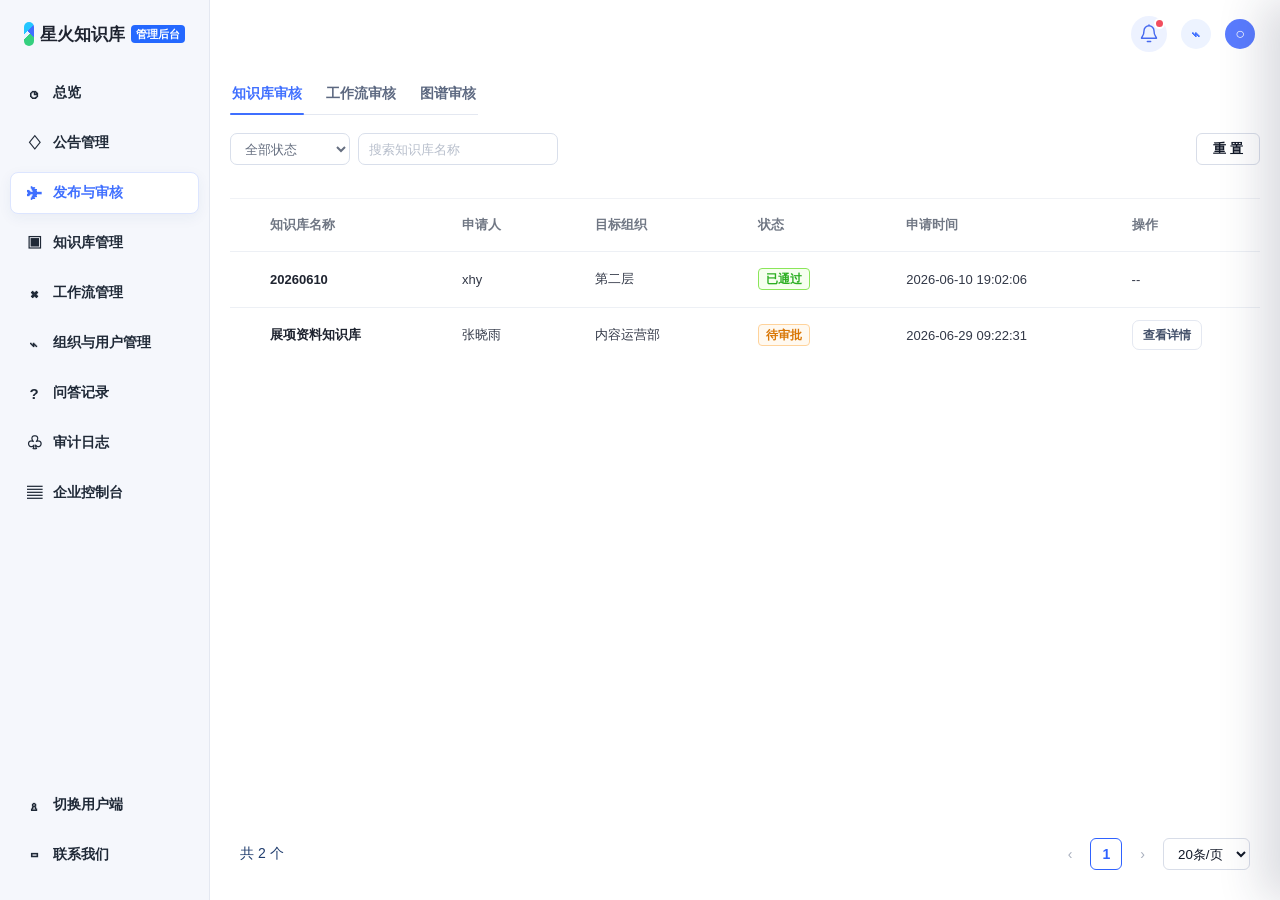
<file: manage-console-publish-review.html>
<!DOCTYPE html>
<html lang="zh-CN">
<head>
  <meta charset="UTF-8">
  <meta name="viewport" content="width=device-width, initial-scale=1.0">
  <title>星火知识库 - 发布与审核</title>
  <style>
    :root {
      --blue: #3f6fff;
      --blue-soft: #eef4ff;
      --ink: #1f2430;
      --text: #323847;
      --muted: #7f8aa0;
      --line: #e4e8f1;
      --panel: #ffffff;
      --bg: #ffffff;
      --sidebar: #f5f7fc;
      --green: #16a36a;
      --amber: #d97706;
      --red: #e5484d;
    }

    * { box-sizing: border-box; }

    body {
      margin: 0;
      min-height: 100vh;
      color: var(--text);
      font-family: "PingFang SC", "Microsoft YaHei", Arial, sans-serif;
      background: var(--bg);
    }

    .app {
      display: grid;
      grid-template-columns: 210px minmax(0, 1fr);
      min-height: 100vh;
    }

    .sidebar {
      border-right: 1px solid var(--line);
      min-height: 100vh;
      padding: 20px 10px 24px;
      display: flex;
      flex-direction: column;
      background: var(--sidebar);
    }

    .brand {
      height: 28px;
      padding: 0 14px;
      display: flex;
      align-items: center;
      gap: 6px;
      color: var(--ink);
      font-size: 17px;
      font-weight: 850;
      white-space: nowrap;
    }

    .brand-mark {
      width: 24px;
      height: 24px;
      border-radius: 7px;
      background:
        linear-gradient(135deg, #24c6ff 0 38%, transparent 38%),
        linear-gradient(225deg, #3f6fff 0 46%, transparent 46%),
        linear-gradient(315deg, #35d07f 0 48%, transparent 48%),
        #eaf2ff;
    }

    .brand-title {
      letter-spacing: 0;
    }

    .brand-badge {
      height: 18px;
      border-radius: 4px;
      padding: 0 5px;
      display: inline-flex;
      align-items: center;
      color: #fff;
      background: #2468ff;
      font-size: 11px;
      font-weight: 800;
    }

    .nav {
      margin-top: 24px;
      display: flex;
      flex-direction: column;
      gap: 8px;
    }

    .nav-bottom {
      margin-top: auto;
    }

    .nav a {
      height: 42px;
      border: 1px solid transparent;
      border-radius: 8px;
      padding: 0 14px;
      display: flex;
      align-items: center;
      gap: 10px;
      color: #1f2937;
      text-decoration: none;
      font-size: 14px;
      font-weight: 600;
    }

    .nav a:hover {
      border-color: var(--line);
      background: #fff;
    }

    .nav a.active {
      border-color: #dce5ff;
      color: var(--blue);
      background: #fff;
      box-shadow: 0 4px 14px rgba(38, 61, 115, 0.06);
    }

    .nav-icon {
      width: 18px;
      color: currentColor;
      text-align: center;
      font-size: 15px;
    }

    .main {
      position: relative;
      min-width: 0;
      min-height: 100vh;
      padding: 76px 20px 28px;
      background: #fff;
    }

    .topbar {
      position: absolute;
      top: 19px;
      right: 25px;
      height: 30px;
      display: flex;
      align-items: center;
      justify-content: flex-end;
      margin: 0;
    }

    .top-icons {
      display: flex;
      align-items: center;
      gap: 14px;
    }

    .top-icon {
      width: 30px;
      height: 30px;
      border: 0;
      border-radius: 50%;
      display: grid;
      place-items: center;
      color: #3f6fff;
      background: #edf3ff;
      font-size: 16px;
      font-weight: 800;
      cursor: pointer;
    }

    .top-icon.user-icon {
      color: #fff;
      background: #5a7cff;
    }

    .tabs {
      width: fit-content;
      margin: -2px 0 17px;
      border-bottom: 1px solid var(--line);
      display: flex;
      gap: 20px;
    }

    .tab {
      position: relative;
      height: 40px;
      border: 0;
      padding: 0 2px;
      color: #5c6880;
      background: transparent;
      font-size: 14px;
      font-weight: 800;
      cursor: pointer;
    }

    .tab.active {
      color: var(--blue);
    }

    .tab.active::after {
      content: "";
      position: absolute;
      left: 0;
      right: 0;
      bottom: -1px;
      height: 2px;
      border-radius: 999px;
      background: var(--blue);
    }

    .panel { display: none; }
    .panel.active {
      min-height: calc(100vh - 162px);
      display: grid;
      grid-template-rows: auto auto 1fr;
    }

    .toolbar {
      min-height: 34px;
      display: flex;
      align-items: center;
      justify-content: space-between;
      gap: 12px;
      background: transparent;
      margin-bottom: 32px;
    }

    .filter-left {
      display: flex;
      align-items: center;
      flex-wrap: wrap;
      gap: 8px;
    }

    .input, .select {
      height: 32px;
      border: 1px solid #d9dfeb;
      border-radius: 7px;
      padding: 0 10px;
      color: #666f80;
      background: #fff;
      font-size: 13px;
      outline: none;
    }

    .input { width: 200px; }
    .select { min-width: 120px; }
    .input::placeholder { color: #b8bfcc; }
    .input:focus, .select:focus { border-color: var(--blue); box-shadow: 0 0 0 3px rgba(63,111,255,0.09); }

    .table-wrap {
      border-top: 1px solid #f0f2f6;
      overflow: visible;
      background: transparent;
    }

    table {
      width: 100%;
      border-collapse: collapse;
      font-size: 13px;
    }

    th {
      height: 52px;
      padding: 0 40px;
      color: #707784;
      background: #fff;
      text-align: left;
      font-weight: 700;
      white-space: nowrap;
    }

    td {
      height: 56px;
      border-top: 1px solid #edf0f5;
      padding: 9px 40px;
      vertical-align: middle;
    }

    tbody tr:hover { background: #fbfcff; }

    .name-cell {
      display: grid;
      gap: 4px;
    }

    .name-cell strong {
      color: var(--ink);
      font-weight: 850;
    }

    .name-cell span {
      color: var(--muted);
      font-size: 12px;
    }

    .tag {
      height: 22px;
      border-radius: 4px;
      border: 1px solid transparent;
      padding: 0 7px;
      display: inline-flex;
      align-items: center;
      gap: 5px;
      font-size: 12px;
      font-weight: 800;
      white-space: nowrap;
    }

    .tag.blue { border-color: #cbd8ff; color: #315bdc; background: #f5f8ff; }
    .tag.green { border-color: #8be65a; color: #2aae20; background: #f6ffef; }
    .tag.amber { border-color: #ffd39b; color: var(--amber); background: #fff9f0; }
    .tag.red { border-color: #ffb8bd; color: var(--red); background: #fff6f7; }
    .tag.gray { border-color: #dde2ea; color: #5c6880; background: #f7f8fb; }

    .actions {
      display: flex;
      gap: 6px;
      white-space: nowrap;
    }

    .btn {
      height: 30px;
      border: 1px solid var(--line);
      border-radius: 7px;
      padding: 0 10px;
      display: inline-flex;
      align-items: center;
      justify-content: center;
      gap: 5px;
      color: #43506a;
      background: #fff;
      font-size: 12px;
      font-weight: 800;
      cursor: pointer;
    }

    .btn:hover { border-color: #b7c6ff; color: var(--blue); }
    .btn.primary { border-color: var(--blue); color: #fff; background: var(--blue); }
    .btn.primary:hover { background: #315cf0; }
    .btn.danger { border-color: #f4b8bc; color: var(--red); }
    .btn.danger:hover { background: #fff1f2; }

    .reset-btn {
      height: 32px;
      border: 1px solid #d8dde8;
      border-radius: 6px;
      padding: 0 16px;
      color: #111827;
      background: #fff;
      font-size: 13px;
      font-weight: 700;
      cursor: pointer;
    }

    .pagination-bar {
      display: flex;
      align-items: center;
      justify-content: space-between;
      padding: 0 10px;
      color: #1f3c6d;
      font-size: 14px;
      align-self: end;
    }

    .pager {
      display: flex;
      align-items: center;
      gap: 18px;
      color: #a8afbd;
    }

    .page-current {
      min-width: 32px;
      height: 32px;
      border: 1px solid #2f62ff;
      border-radius: 6px;
      display: inline-flex;
      align-items: center;
      justify-content: center;
      color: #2f62ff;
      font-weight: 700;
    }

    .page-size {
      height: 32px;
      border: 1px solid #d8dde8;
      border-radius: 6px;
      padding: 0 10px;
      color: #111827;
      background: #fff;
    }

    .empty {
      padding: 54px;
      color: var(--muted);
      text-align: center;
    }

    .drawer-mask {
      position: fixed;
      inset: 0;
      z-index: 30;
      display: none;
      background: rgba(15, 23, 42, 0.18);
    }

    .drawer-mask.open { display: block; }

    .drawer {
      position: fixed;
      top: 0;
      right: 0;
      z-index: 31;
      width: min(620px, 100vw);
      height: 100vh;
      border-left: 1px solid var(--line);
      display: grid;
      grid-template-rows: auto 1fr auto;
      background: #fff;
      box-shadow: -18px 0 42px rgba(28, 39, 68, 0.16);
      transform: translateX(100%);
      transition: transform 0.18s ease;
    }

    .drawer.open { transform: translateX(0); }

    .drawer-head {
      padding: 18px 20px 14px;
      border-bottom: 1px solid var(--line);
      display: flex;
      align-items: flex-start;
      justify-content: space-between;
      gap: 16px;
    }

    .drawer-head h2 {
      margin: 0;
      color: var(--ink);
      font-size: 18px;
      font-weight: 850;
    }

    .drawer-head p {
      margin: 6px 0 0;
      color: var(--muted);
      font-size: 13px;
    }

    .icon-btn {
      width: 30px;
      height: 30px;
      border: 1px solid var(--line);
      border-radius: 7px;
      color: #6b7485;
      background: #fff;
      font-size: 18px;
      cursor: pointer;
    }

    .drawer-body {
      overflow: auto;
      padding: 16px 20px 24px;
    }

    .drawer-foot {
      border-top: 1px solid var(--line);
      padding: 14px 20px;
      display: flex;
      justify-content: flex-end;
      gap: 8px;
      background: #fff;
    }

    .section {
      border: 1px solid var(--line);
      border-radius: 8px;
      padding: 14px;
      margin-bottom: 12px;
      background: #fff;
    }

    .section h3 {
      margin: 0 0 12px;
      color: var(--ink);
      font-size: 14px;
      font-weight: 850;
    }

    .info-grid {
      display: grid;
      grid-template-columns: repeat(2, minmax(0, 1fr));
      gap: 10px 16px;
    }

    .field {
      display: grid;
      gap: 4px;
      min-width: 0;
    }

    .field small {
      color: var(--muted);
      font-size: 12px;
      font-weight: 700;
    }

    .field span {
      color: var(--text);
      font-size: 13px;
      line-height: 1.5;
      word-break: break-word;
    }

    .risk-list {
      margin: 0;
      padding-left: 18px;
      color: #4b5568;
      font-size: 13px;
      line-height: 1.8;
    }

    .diff-table td,
    .diff-table th {
      height: auto;
      padding: 9px 10px;
      vertical-align: top;
    }

    .old-value {
      color: #64748b;
      background: #f8fafc;
    }

    .new-value {
      color: #1d4ed8;
      background: #eff6ff;
    }

    .modal-mask {
      position: fixed;
      inset: 0;
      z-index: 40;
      display: none;
      place-items: center;
      background: rgba(15, 23, 42, 0.22);
    }

    .modal-mask.open { display: grid; }

    .modal {
      width: min(440px, calc(100vw - 32px));
      border-radius: 10px;
      background: #fff;
      box-shadow: 0 20px 54px rgba(15, 23, 42, 0.18);
      overflow: hidden;
    }

    .modal-head {
      padding: 16px 18px 12px;
      border-bottom: 1px solid var(--line);
    }

    .modal-head h3 {
      margin: 0;
      color: var(--ink);
      font-size: 16px;
      font-weight: 850;
    }

    .modal-body {
      padding: 16px 18px;
      color: #4b5568;
      font-size: 13px;
      line-height: 1.7;
    }

    .textarea {
      width: 100%;
      min-height: 88px;
      border: 1px solid var(--line);
      border-radius: 8px;
      padding: 10px;
      resize: vertical;
      outline: none;
      font: inherit;
      font-size: 13px;
    }

    .textarea:focus { border-color: var(--blue); box-shadow: 0 0 0 3px rgba(63,111,255,0.09); }

    .modal-foot {
      padding: 12px 18px 16px;
      display: flex;
      justify-content: flex-end;
      gap: 8px;
    }

    .toast {
      position: fixed;
      left: 50%;
      bottom: 28px;
      z-index: 60;
      min-width: 180px;
      padding: 10px 14px;
      border-radius: 8px;
      color: #fff;
      background: rgba(31, 36, 48, 0.9);
      font-size: 13px;
      text-align: center;
      transform: translate(-50%, 16px);
      opacity: 0;
      pointer-events: none;
      transition: all 0.18s ease;
    }

    .toast.show {
      opacity: 1;
      transform: translate(-50%, 0);
    }
  </style>
  <link rel="stylesheet" href="knowledge-graph/admin-graph-review.css?v=36">
  <link rel="stylesheet" href="knowledge-graph/notification-center.css?v=36">
</head>
<body>
  <div class="app">
    <aside class="sidebar">
      <div class="brand"><span class="brand-mark"></span><span class="brand-title">星火知识库</span><span class="brand-badge">管理后台</span></div>
      <nav class="nav nav-main">
        <a href="#"><span class="nav-icon">◷</span>总览</a>
        <a href="#"><span class="nav-icon">♢</span>公告管理</a>
        <a class="active" href="manage-console-publish-review.html"><span class="nav-icon">✈</span>发布与审核</a>
        <a href="#"><span class="nav-icon">▣</span>知识库管理</a>
        <a href="manage-console-workflow-management.html"><span class="nav-icon">⌘</span>工作流管理</a>
        <a href="#"><span class="nav-icon">⌁</span>组织与用户管理</a>
        <a href="#"><span class="nav-icon">?</span>问答记录</a>
        <a href="#"><span class="nav-icon">♧</span>审计日志</a>
        <a href="#"><span class="nav-icon">▤</span>企业控制台</a>
      </nav>
      <nav class="nav nav-bottom">
        <a href="#"><span class="nav-icon">♙</span>切换用户端</a>
        <a href="#"><span class="nav-icon">▭</span>联系我们</a>
      </nav>
    </aside>

    <main class="main">
      <div class="topbar">
        <div class="top-icons" aria-label="管理后台工具">
          <button type="button" class="kg-message-trigger" data-kg-notifications aria-label="消息中心"><svg width="20" height="20" viewBox="0 0 24 24" fill="none" stroke="currentColor" stroke-width="1.7" stroke-linecap="round" stroke-linejoin="round" aria-hidden="true"><path d="M18 8a6 6 0 0 0-12 0c0 7-3 7-3 9h18c0-2-3-2-3-9M10 21h4M12 2V1"/></svg></button>
          <button class="top-icon" type="button" aria-label="上传">⌁</button>
          <button class="top-icon user-icon" type="button" aria-label="账户">○</button>
        </div>
      </div>

      <div class="tabs" role="tablist" aria-label="发布与审核类型">
        <button class="tab active" id="reviewTab-kb" type="button" role="tab" aria-selected="true" aria-controls="reviewPanel-kb" data-tab="kb">知识库审核</button>
        <button class="tab" id="reviewTab-workflow" type="button" role="tab" aria-selected="false" aria-controls="reviewPanel-workflow" tabindex="-1" data-tab="workflow">工作流审核</button>
        <button class="tab" id="reviewTab-graph" type="button" role="tab" aria-selected="false" aria-controls="reviewPanel-graph" tabindex="-1" data-tab="graph">图谱审核</button>
      </div>

      <section class="panel active" id="reviewPanel-kb" role="tabpanel" aria-labelledby="reviewTab-kb" data-panel="kb">
        <div class="toolbar">
          <div class="filter-left">
            <select class="select"><option>全部状态</option><option>待审批</option><option>已通过</option><option>已拒绝</option></select>
            <input class="input" type="search" placeholder="搜索知识库名称">
          </div>
          <button class="reset-btn" type="button">重 置</button>
        </div>
        <div class="table-wrap">
          <table>
            <thead>
              <tr><th>知识库名称</th><th>申请人</th><th>目标组织</th><th>状态</th><th>申请时间</th><th>操作</th></tr>
            </thead>
            <tbody>
              <tr>
                <td><div class="name-cell"><strong>20260610</strong></div></td>
                <td>xhy</td>
                <td>第二层</td>
                <td><span class="tag green">已通过</span></td>
                <td>2026-06-10 19:02:06</td>
                <td>--</td>
              </tr>
              <tr>
                <td><div class="name-cell"><strong>展项资料知识库</strong></div></td>
                <td>张晓雨</td>
                <td>内容运营部</td>
                <td><span class="tag amber">待审批</span></td>
                <td>2026-06-29 09:22:31</td>
                <td><button class="btn">查看详情</button></td>
              </tr>
            </tbody>
          </table>
        </div>
        <div class="pagination-bar">
          <span>共 2 个</span>
          <div class="pager"><span>‹</span><span class="page-current">1</span><span>›</span><select class="page-size"><option>20条/页</option></select></div>
        </div>
      </section>

      <section class="panel" id="reviewPanel-workflow" role="tabpanel" aria-labelledby="reviewTab-workflow" data-panel="workflow">
        <div class="toolbar">
          <div class="filter-left">
            <select class="select" id="statusFilter" aria-label="状态">
              <option value="all">全部状态</option>
              <option value="pending">待审批</option>
              <option value="approved">已通过</option>
              <option value="rejected">已拒绝</option>
            </select>
            <select class="select" id="typeFilter" aria-label="审核类型">
              <option value="all">全部审核类型</option>
              <option value="channel_publish">渠道发布</option>
              <option value="version_switch">版本切换</option>
              <option value="config_change">配置变更</option>
            </select>
            <input class="input" id="searchInput" type="search" placeholder="搜索工作流名称">
          </div>
          <button class="reset-btn" type="button" id="workflowReset">重 置</button>
        </div>

        <div class="table-wrap">
          <table>
            <thead>
              <tr>
                <th>申请ID</th>
                <th>工作流ID</th>
                <th>工作流名称</th>
                <th>审核类型</th>
                <th>渠道</th>
                <th>目标版本号</th>
                <th>状态</th>
                <th>申请人</th>
                <th>申请时间</th>
                <th>操作</th>
              </tr>
            </thead>
            <tbody id="workflowRows"></tbody>
          </table>
          <div class="empty" id="emptyState" hidden>暂无符合条件的工作流审核申请</div>
        </div>
        <div class="pagination-bar">
          <span id="workflowTotal">共 5 个</span>
          <div class="pager"><span>‹</span><span class="page-current">1</span><span>›</span><select class="page-size"><option>20条/页</option></select></div>
        </div>
      </section>
      <section class="panel gr-review-panel" id="reviewPanel-graph" role="tabpanel" aria-labelledby="reviewTab-graph" data-panel="graph">
        <form class="toolbar gr-toolbar" id="graphReviewFilters" role="search" aria-label="筛选图谱审核申请">
          <div class="filter-left">
            <select class="select" id="graphReviewType" aria-label="图谱审核类型">
              <option value="all">全部审核类型</option>
              <option value="ontology_publish">本体发布</option>
              <option value="ontology_change">本体变更</option>
              <option value="graph_publish">图谱发布</option>
              <option value="graph_change">图谱变更</option>
            </select>
            <select class="select" id="graphReviewStatus" aria-label="图谱审核状态">
              <option value="all">全部状态</option>
              <option value="pending">待审核</option>
              <option value="rejected">已驳回</option>
              <option value="approved">已通过</option>
              <option value="cancelled">已取消</option>
            </select>
            <input class="input" id="graphReviewSearch" type="search" maxlength="80" placeholder="搜索图谱本体名称" aria-label="搜索图谱本体名称">
          </div>
          <button class="reset-btn" type="button" id="graphReviewReset">重置</button>
        </form>
        <div class="table-wrap gr-table-wrap">
          <table class="gr-review-table" aria-label="图谱审核申请列表">
            <colgroup><col class="gr-col-name"><col class="gr-col-type"><col class="gr-col-applicant"><col class="gr-col-status"><col class="gr-col-date"><col class="gr-col-actions"></colgroup>
            <thead><tr><th scope="col">图谱本体名称</th><th scope="col">审核类型</th><th scope="col">申请人</th><th scope="col">状态</th><th scope="col">申请时间</th><th scope="col">操作</th></tr></thead>
            <tbody id="graphReviewRows"></tbody>
          </table>
          <div class="empty" id="graphReviewEmpty" role="status" hidden>暂无符合条件的图谱审核申请，请调整筛选条件或重置。</div>
        </div>
        <div class="pagination-bar gr-pagination">
          <span id="graphReviewTotal" aria-live="polite"></span>
          <div class="pager">
            <button class="gr-pager-button" type="button" id="graphReviewPrev" aria-label="上一页">‹</button>
            <span class="page-current" id="graphReviewPage" aria-live="polite"></span>
            <button class="gr-pager-button" type="button" id="graphReviewNext" aria-label="下一页">›</button>
            <select class="page-size" id="graphReviewPageSize" aria-label="每页显示条数"><option value="10">10条/页</option><option value="20">20条/页</option></select>
          </div>
        </div>
      </section>
    </main>
  </div>

  <div class="drawer-mask" id="drawerMask"></div>
  <aside class="drawer" id="detailDrawer" aria-label="工作流审核详情">
    <div class="drawer-head">
      <div>
        <h2 id="drawerTitle">审核详情</h2>
        <p id="drawerSubtitle">查看申请内容、风险信息和生效影响</p>
      </div>
      <button class="icon-btn" type="button" id="drawerClose" aria-label="关闭">×</button>
    </div>
    <div class="drawer-body" id="drawerBody"></div>
    <div class="drawer-foot" id="drawerFoot"></div>
  </aside>

  <div class="modal-mask" id="rejectModal">
    <div class="modal">
      <div class="modal-head"><h3>驳回申请</h3></div>
      <div class="modal-body">
        <p>驳回原因会同步给申请人，本次申请不生效，线上渠道和当前启用版本保持不变。</p>
        <textarea class="textarea" id="rejectReason" placeholder="请输入驳回原因"></textarea>
      </div>
      <div class="modal-foot">
        <button class="btn" type="button" data-modal-close>取消</button>
        <button class="btn danger" type="button" id="submitReject">确认驳回</button>
      </div>
    </div>
  </div>

  <div class="modal-mask" id="approveModal">
    <div class="modal">
      <div class="modal-head"><h3>通过申请</h3></div>
      <div class="modal-body" id="approveMessage"></div>
      <div class="modal-foot">
        <button class="btn" type="button" data-modal-close>取消</button>
        <button class="btn primary" type="button" id="submitApprove">确认通过</button>
      </div>
    </div>
  </div>

  <div class="toast" id="toast"></div>

  <script>
    const reviewTypeMap = {
      channel_publish: { label: "渠道发布", className: "blue" },
      version_switch: { label: "版本切换", className: "amber" },
      config_change: { label: "配置变更（预留）", className: "gray" }
    };

    const channelMap = {
      openapi: "OpenAPI"
    };

    const statusMap = {
      pending: { label: "待审批", className: "amber" },
      approved: { label: "已通过", className: "green" },
      rejected: { label: "已拒绝", className: "red" },
      cancelled: { label: "已取消", className: "gray" }
    };

    const reviews = [
      {
        applyId: 40002,
        workflowId: 10001,
        workflowName: "展项资料问答生成",
        reviewType: "channel_publish",
        channelType: "openapi",
        targetVersionNo: null,
        applyStatus: "pending",
        applicantId: 1001,
        applicantName: "张晓雨",
        createdAt: "2026-06-30T11:00:00+08:00",
        reviewerId: null,
        reviewerName: null,
        reviewRemark: null,
        reviewedAt: null,
        target: {
          version: null,
          channel: { channelType: "openapi", channelStatus: "published" },
          openapiConfig: { model: "workflow-a1b2c3d4e5f6478890abcdef12345678", requestLimitPerMinute: 5 }
        }
      },
      {
        applyId: 40003,
        workflowId: 10002,
        workflowName: "多轮对话智能客服",
        reviewType: "version_switch",
        channelType: null,
        targetVersionNo: 4,
        applyStatus: "pending",
        applicantId: 1002,
        applicantName: "陈思远",
        createdAt: "2026-06-30T10:40:00+08:00",
        reviewerId: null,
        reviewerName: null,
        reviewRemark: null,
        reviewedAt: null,
        target: {
          version: {
            currentVersionId: 30001,
            currentVersionNo: 3,
            targetVersionId: 30002,
            targetVersionNo: 4
          },
          channel: null,
          openapiConfig: null
        }
      },
      {
        applyId: 40004,
        workflowId: 10003,
        workflowName: "政策文件摘要审核",
        reviewType: "channel_publish",
        channelType: "openapi",
        targetVersionNo: null,
        applyStatus: "approved",
        applicantId: 1003,
        applicantName: "刘辰",
        createdAt: "2026-06-29T16:20:00+08:00",
        reviewerId: 9001,
        reviewerName: "企业管理员",
        reviewRemark: "同意",
        reviewedAt: "2026-06-29T16:48:00+08:00",
        target: {
          version: null,
          channel: { channelType: "openapi", channelStatus: "published" },
          openapiConfig: { model: "workflow-4e5f6a7b8c9d4e0fab1234567890cdef", requestLimitPerMinute: 5 }
        }
      },
      {
        applyId: 40005,
        workflowId: 10004,
        workflowName: "知识质量巡检",
        reviewType: "version_switch",
        channelType: null,
        targetVersionNo: 2,
        applyStatus: "rejected",
        applicantId: 1004,
        applicantName: "王牧",
        createdAt: "2026-06-28T15:36:00+08:00",
        reviewerId: 9001,
        reviewerName: "企业管理员",
        reviewRemark: "执行前校验未通过，请重新保存版本后再提交。",
        reviewedAt: "2026-06-28T16:02:00+08:00",
        target: {
          version: {
            currentVersionId: 30008,
            currentVersionNo: 1,
            targetVersionId: 30009,
            targetVersionNo: 2
          },
          channel: null,
          openapiConfig: null
        }
      },
      {
        applyId: 40006,
        workflowId: 10005,
        workflowName: "合同条款风险识别",
        reviewType: "channel_publish",
        channelType: "openapi",
        targetVersionNo: null,
        applyStatus: "cancelled",
        applicantId: 1005,
        applicantName: "赵宁",
        createdAt: "2026-06-27T10:20:00+08:00",
        reviewerId: null,
        reviewerName: null,
        reviewRemark: null,
        reviewedAt: null,
        target: {
          version: null,
          channel: { channelType: "openapi", channelStatus: "published" },
          openapiConfig: { model: "workflow-9876543210ab4cde8f0123456789abcd", requestLimitPerMinute: 5 }
        }
      }
    ];

    let activeReview = reviews[0];

    function typeTag(reviewType) {
      const item = reviewTypeMap[reviewType];
      return `<span class="tag ${item.className}">${item.label}</span>`;
    }

    function statusTag(applyStatus) {
      const item = statusMap[applyStatus];
      return `<span class="tag ${item.className}">${item.label}</span>`;
    }

    function channelLabel(channelType) {
      return channelType ? channelMap[channelType] : "--";
    }

    function versionNo(value) {
      return value == null ? "--" : `v${value}`;
    }

    function getFilteredReviews() {
      const keyword = document.getElementById("searchInput").value.trim().toLowerCase();
      const type = document.getElementById("typeFilter").value;
      const status = document.getElementById("statusFilter").value;
      return reviews.filter((item) => {
        if (keyword && !item.workflowName.toLowerCase().includes(keyword)) return false;
        if (type !== "all" && item.reviewType !== type) return false;
        if (status !== "all" && item.applyStatus !== status) return false;
        return true;
      });
    }

    function renderRows() {
      const rows = getFilteredReviews();
      const tbody = document.getElementById("workflowRows");
      document.getElementById("emptyState").hidden = rows.length > 0;
      document.getElementById("workflowTotal").textContent = `共 ${rows.length} 个`;
      tbody.innerHTML = rows.map((item) => `
        <tr>
          <td>${item.applyId}</td>
          <td>${item.workflowId}</td>
          <td><div class="name-cell"><strong>${item.workflowName}</strong></div></td>
          <td>${typeTag(item.reviewType)}</td>
          <td>${channelLabel(item.channelType)}</td>
          <td>${versionNo(item.targetVersionNo)}</td>
          <td>${statusTag(item.applyStatus)}</td>
          <td>${item.applicantName}</td>
          <td>${item.createdAt}</td>
          <td>
            <div class="actions">
              <button class="btn" type="button" data-detail="${item.applyId}">查看详情</button>
              ${item.applyStatus === "pending" ? `<button class="btn primary" type="button" data-approve="${item.applyId}">通过</button><button class="btn danger" type="button" data-reject="${item.applyId}">驳回</button>` : ""}
            </div>
          </td>
        </tr>
      `).join("");
    }

    function commonSections(item) {
      return `
        <section class="section">
          <h3>公共信息</h3>
          <div class="info-grid">
            <div class="field"><small>applyId</small><span>${item.applyId}</span></div>
            <div class="field"><small>workflowId</small><span>${item.workflowId}</span></div>
            <div class="field"><small>workflowName</small><span>${item.workflowName}</span></div>
            <div class="field"><small>reviewType</small><span>${reviewTypeMap[item.reviewType].label}</span></div>
            <div class="field"><small>channelType</small><span>${channelLabel(item.channelType)}</span></div>
            <div class="field"><small>targetVersionNo</small><span>${versionNo(item.targetVersionNo)}</span></div>
            <div class="field"><small>applyStatus</small><span>${statusMap[item.applyStatus].label}</span></div>
            <div class="field"><small>applicantName / applicantId</small><span>${item.applicantName} / ${item.applicantId}</span></div>
            <div class="field"><small>createdAt</small><span>${item.createdAt}</span></div>
            <div class="field"><small>reviewerName</small><span>${item.reviewerName || "--"}</span></div>
            <div class="field"><small>reviewedAt</small><span>${item.reviewedAt || "--"}</span></div>
            <div class="field"><small>reviewRemark</small><span>${item.reviewRemark || "--"}</span></div>
          </div>
        </section>
      `;
    }

    function targetSections(item) {
      if (item.target.version) {
        return `
          <section class="section">
            <h3>版本切换目标</h3>
            <div class="info-grid">
              <div class="field"><small>currentVersionId / currentVersionNo</small><span>${item.target.version.currentVersionId} / v${item.target.version.currentVersionNo}</span></div>
              <div class="field"><small>targetVersionId / targetVersionNo</small><span>${item.target.version.targetVersionId} / v${item.target.version.targetVersionNo}</span></div>
            </div>
          </section>
        `;
      }
      if (item.target.channel || item.target.openapiConfig) {
        return `
          <section class="section">
            <h3>目标渠道状态</h3>
            <div class="info-grid">
              <div class="field"><small>channelType</small><span>${channelLabel(item.target.channel?.channelType)}</span></div>
              <div class="field"><small>channelStatus</small><span>${item.target.channel?.channelStatus || "--"}</span></div>
            </div>
          </section>
          <section class="section">
            <h3>OpenAPI 目标配置</h3>
            <div class="info-grid">
              <div class="field"><small>model</small><span>${item.target.openapiConfig?.model || "--"}</span></div>
              <div class="field"><small>requestLimitPerMinute</small><span>${item.target.openapiConfig?.requestLimitPerMinute ?? "--"}</span></div>
            </div>
          </section>
        `;
      }
      return `
        <section class="section">
          <h3>目标信息</h3>
          <div class="info-grid">
            <div class="field"><small>状态</small><span>后续复杂渠道预留</span></div>
          </div>
        </section>
      `;
    }

    function openDrawer(item) {
      activeReview = item;
      document.getElementById("drawerTitle").textContent = `${reviewTypeMap[item.reviewType].label} - ${item.workflowName}`;
      document.getElementById("drawerSubtitle").textContent = `${channelLabel(item.channelType)} / ${versionNo(item.targetVersionNo)} / ${statusMap[item.applyStatus].label}`;
      document.getElementById("drawerBody").innerHTML = commonSections(item) + targetSections(item);
      document.getElementById("drawerFoot").innerHTML = item.applyStatus === "pending"
        ? `<button class="btn" type="button" id="drawerReject">驳回</button><button class="btn primary" type="button" id="drawerApprove">通过</button>`
        : `<button class="btn" type="button" id="drawerDone">关闭</button>`;
      document.getElementById("detailDrawer").classList.add("open");
      document.getElementById("drawerMask").classList.add("open");
    }

    function closeDrawer() {
      document.getElementById("detailDrawer").classList.remove("open");
      document.getElementById("drawerMask").classList.remove("open");
    }

    function openModal(id) {
      document.getElementById(id).classList.add("open");
    }

    function closeModals() {
      document.querySelectorAll(".modal-mask").forEach((modal) => modal.classList.remove("open"));
      document.getElementById("rejectReason").value = "";
    }

    function showToast(message) {
      const toast = document.getElementById("toast");
      toast.textContent = message;
      toast.classList.add("show");
      clearTimeout(showToast._timer);
      showToast._timer = setTimeout(() => toast.classList.remove("show"), 1800);
    }

    function approve(item) {
      activeReview = item;
      document.getElementById("approveMessage").textContent = "通过后按 target 中的目标信息生效；接口提交 reviewResult=approved。";
      openModal("approveModal");
    }

    function reject(item) {
      activeReview = item;
      openModal("rejectModal");
    }

    const reviewTabs = [...document.querySelectorAll(".tabs [data-tab]")];
    function selectReviewTab(name, updateAddress = true) {
      const selected = reviewTabs.find(tab => tab.dataset.tab === name) || reviewTabs[0];
      reviewTabs.forEach(tab => {
        const active = tab === selected;
        tab.classList.toggle("active", active);
        tab.setAttribute("aria-selected", String(active));
        tab.tabIndex = active ? 0 : -1;
      });
      document.querySelectorAll("main > [data-panel]").forEach(panel => panel.classList.toggle("active", panel.dataset.panel === selected.dataset.tab));
      if (updateAddress) history.replaceState(null, "", "#tab=" + selected.dataset.tab);
    }
    reviewTabs.forEach((tab, index) => {
      tab.addEventListener("click", () => selectReviewTab(tab.dataset.tab));
      tab.addEventListener("keydown", event => {
        const positions = {ArrowRight:(index + 1) % reviewTabs.length, ArrowLeft:(index + reviewTabs.length - 1) % reviewTabs.length, Home:0, End:reviewTabs.length - 1};
        if (!Object.hasOwn(positions, event.key)) return;
        event.preventDefault();
        const target = reviewTabs[positions[event.key]];
        selectReviewTab(target.dataset.tab);
        target.focus();
      });
    });
    function restoreReviewTab() {
      selectReviewTab(new URLSearchParams(location.hash.slice(1)).get("tab"), false);
    }
    window.addEventListener("hashchange", restoreReviewTab);
    restoreReviewTab();
    document.getElementById("graphReviewFilters").addEventListener("submit", event => event.preventDefault());

    ["searchInput", "typeFilter", "statusFilter"].forEach((id) => {
      document.getElementById(id).addEventListener("input", renderRows);
      document.getElementById(id).addEventListener("change", renderRows);
    });

    document.getElementById("workflowReset").addEventListener("click", () => {
      document.getElementById("searchInput").value = "";
      document.getElementById("typeFilter").value = "all";
      document.getElementById("statusFilter").value = "all";
      renderRows();
    });

    document.getElementById("workflowRows").addEventListener("click", (event) => {
      const detailButton = event.target.closest("[data-detail]");
      const approveButton = event.target.closest("[data-approve]");
      const rejectButton = event.target.closest("[data-reject]");
      if (detailButton) openDrawer(reviews.find((item) => item.applyId === Number(detailButton.dataset.detail)));
      if (approveButton) approve(reviews.find((item) => item.applyId === Number(approveButton.dataset.approve)));
      if (rejectButton) reject(reviews.find((item) => item.applyId === Number(rejectButton.dataset.reject)));
    });

    document.getElementById("drawerClose").addEventListener("click", closeDrawer);
    document.getElementById("drawerMask").addEventListener("click", closeDrawer);
    document.getElementById("drawerFoot").addEventListener("click", (event) => {
      if (event.target.id === "drawerApprove") approve(activeReview);
      if (event.target.id === "drawerReject") reject(activeReview);
      if (event.target.id === "drawerDone") closeDrawer();
    });

    document.querySelectorAll("[data-modal-close]").forEach((button) => button.addEventListener("click", closeModals));
    document.getElementById("submitApprove").addEventListener("click", () => {
      closeModals();
      showToast("审核已通过");
    });
    document.getElementById("submitReject").addEventListener("click", () => {
      if (!document.getElementById("rejectReason").value.trim()) {
        showToast("请输入驳回原因");
        return;
      }
      closeModals();
      showToast("已驳回，本次申请不生效");
    });

    renderRows();
  </script>
  <script src="knowledge-graph/admin-graph-review.js?v=41"></script>
  <script src="knowledge-graph/notification-data.js?v=41"></script>
  <script src="knowledge-graph/notification-center.js?v=36"></script>
</body>
</html>
</file>
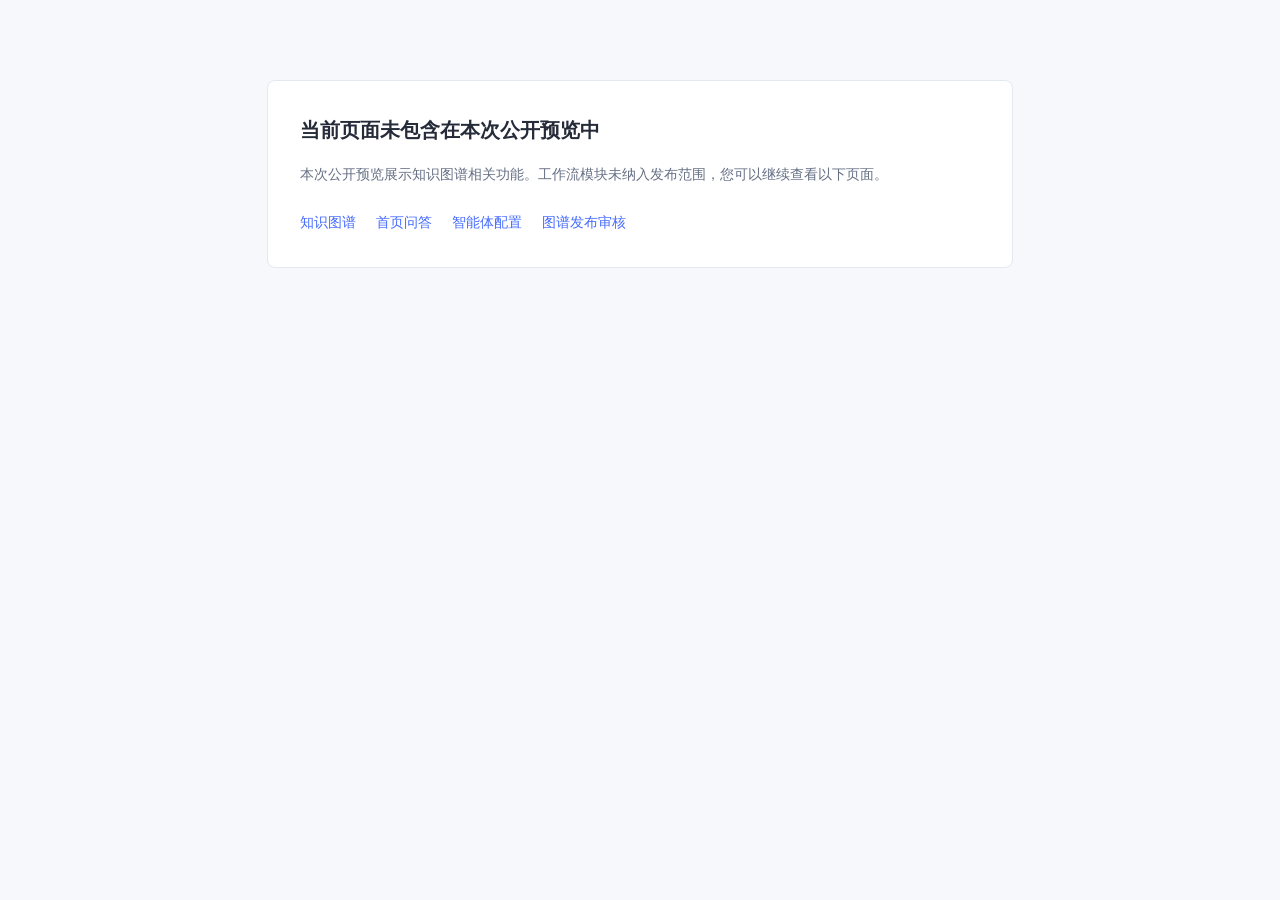
<file: manage-console-workflow-management.html>
<!doctype html>
<html lang="zh-CN">
<head>
  <meta charset="utf-8">
  <meta name="viewport" content="width=device-width,initial-scale=1">
  <link rel="icon" href="data:,">
  <title>公开预览范围 · 知识图谱</title>
  <style>
    body{margin:0;background:#f7f8fc;color:#252b39;font:14px/1.7 "Microsoft YaHei",sans-serif}
    main{max-width:680px;margin:80px auto;padding:32px;background:#fff;border:1px solid #e4e8f1;border-radius:8px}
    h1{font-size:20px;margin:0 0 16px}p{color:#667085}nav{display:flex;flex-wrap:wrap;gap:20px;margin-top:24px}a{color:#456bff;text-decoration:none}a:focus-visible{outline:2px solid #456bff;outline-offset:4px}
  </style>
</head>
<body>
  <main>
    <h1>当前页面未包含在本次公开预览中</h1>
    <p>本次公开预览展示知识图谱相关功能。工作流模块未纳入发布范围，您可以继续查看以下页面。</p>
    <nav aria-label="返回原型">
      <a href="knowledge-graph/index.html">知识图谱</a>
      <a href="v122-ai-entry-architecture.html">首页问答</a>
      <a href="agent-v1.html#agent-builder">智能体配置</a>
      <a href="manage-console-publish-review.html#tab=graph">图谱发布审核</a>
    </nav>
  </main>
</body>
</html>
</file>
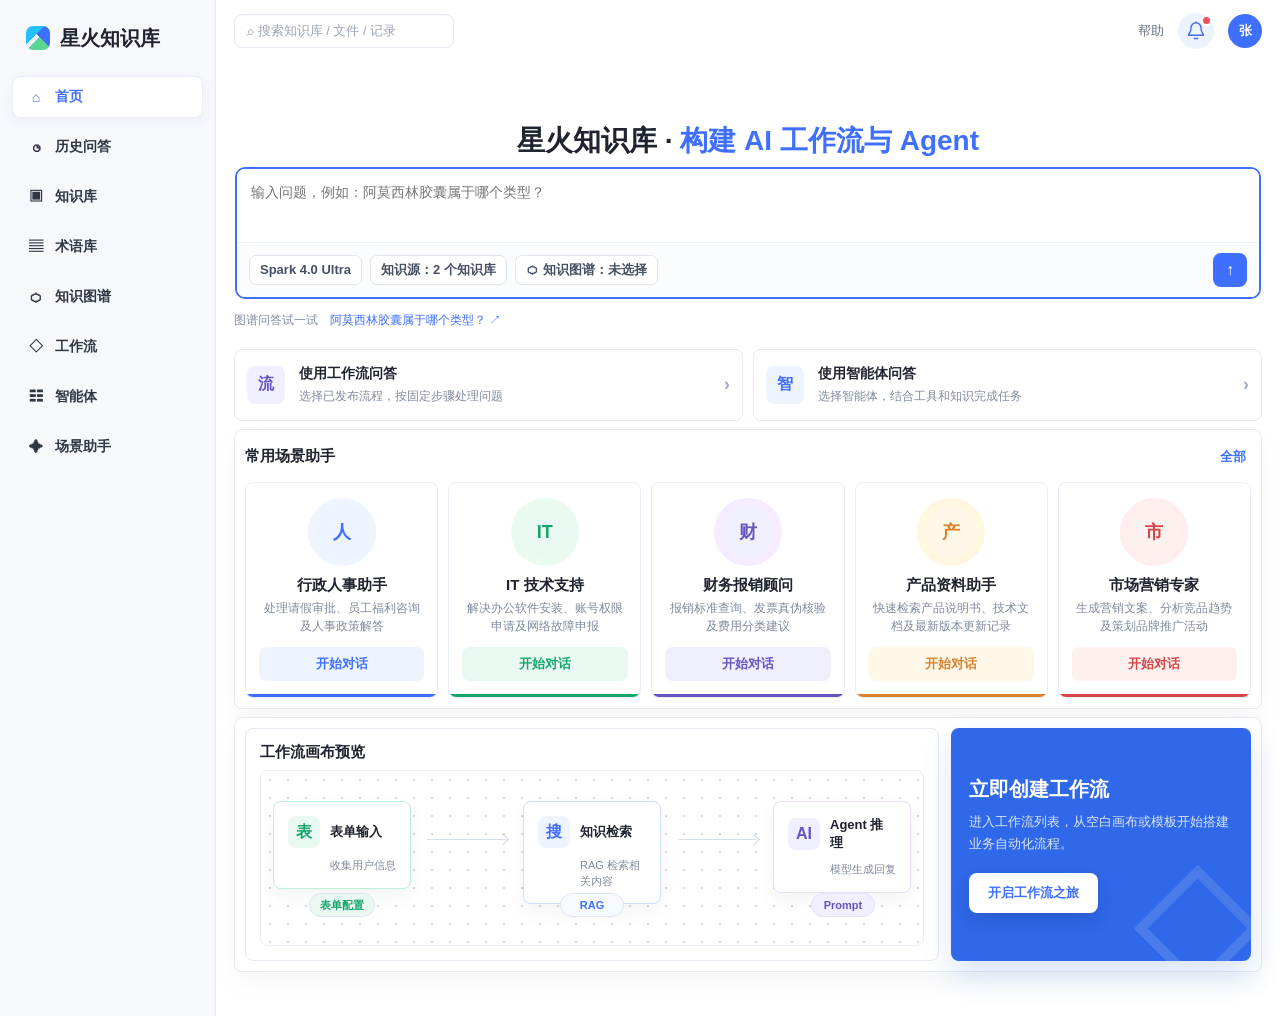
<file: v122-ai-entry-architecture.html>
<!DOCTYPE html>
<html lang="zh-CN">
<head>
  <meta charset="UTF-8">
  <meta name="viewport" content="width=device-width, initial-scale=1.0">
  <title>星火知识库 - 智能问答</title>
  <link rel="icon" href="data:,">
  <link rel="stylesheet" href="knowledge-graph/qa.css">
  <link rel="stylesheet" href="knowledge-graph/qa-evidence.css">
  <link rel="stylesheet" href="knowledge-graph/notification-center.css?v=36">
  <style>
    :root {
      --blue: #3f6fff;
      --blue-soft: #edf3ff;
      --ink: #1f2430;
      --text: #323847;
      --muted: #7f8a9d;
      --line: #e5e9f2;
      --panel: #ffffff;
      --bg: #f6f8fc;
      --green: #17a56b;
      --green-soft: #eaf8f2;
      --amber: #d9822b;
      --amber-soft: #fff7e8;
      --red: #d64545;
      --red-soft: #fff0f0;
      --purple: #6554c0;
      --purple-soft: #f0efff;
    }

    * { box-sizing: border-box; }

    body {
      margin: 0;
      min-height: 100vh;
      color: var(--text);
      font-family: "PingFang SC", "Microsoft YaHei", Arial, sans-serif;
      background: #fff;
    }

    button,
    input,
    textarea,
    select {
      font: inherit;
    }

    button { cursor: pointer; }

    .app {
      display: grid;
      grid-template-columns: 216px minmax(0, 1fr);
      min-height: 100vh;
    }

    .sidebar {
      display: flex;
      flex-direction: column;
      gap: 20px;
      padding: 20px 12px;
      border-right: 1px solid var(--line);
      background: #f7f8fc;
    }

    .brand {
      display: flex;
      align-items: center;
      gap: 10px;
      height: 36px;
      padding: 0 14px;
      color: var(--ink);
      font-size: 20px;
      font-weight: 850;
      white-space: nowrap;
    }

    .brand-mark {
      width: 24px;
      height: 24px;
      border-radius: 7px;
      background:
        linear-gradient(135deg, #23c1ff 0 38%, transparent 38%),
        linear-gradient(225deg, #3f6fff 0 45%, transparent 45%),
        linear-gradient(315deg, #5bd592 0 48%, transparent 48%),
        #eaf2ff;
    }

    .nav {
      display: flex;
      flex-direction: column;
      gap: 8px;
    }

    .nav-btn {
      width: 100%;
      height: 42px;
      padding: 0 14px;
      border: 1px solid transparent;
      border-radius: 8px;
      display: flex;
      align-items: center;
      gap: 10px;
      color: #303744;
      background: transparent;
      text-align: left;
      font-size: 14px;
      font-weight: 700;
      text-decoration: none;
    }

    .nav-btn:hover {
      background: #fff;
      border-color: var(--line);
    }

    .nav-btn.active {
      color: var(--blue);
      background: #fff;
      border-color: #e9edf7;
      box-shadow: 0 4px 14px rgba(32, 52, 92, 0.04);
    }

    .nav-icon {
      width: 18px;
      height: 18px;
      display: inline-grid;
      place-items: center;
      flex: 0 0 auto;
    }

    .main {
      min-width: 0;
      min-height: 100vh;
      padding: 12px 18px;
      overflow: auto;
    }

    .topbar {
      height: 38px;
      display: flex;
      align-items: center;
      justify-content: space-between;
      margin-bottom: 10px;
    }

    .search {
      width: 220px;
      height: 34px;
      border: 1px solid var(--line);
      border-radius: 8px;
      display: flex;
      align-items: center;
      gap: 8px;
      padding: 0 12px;
      color: #9aa4b5;
      background: #fff;
      font-size: 13px;
    }

    .top-actions {
      display: flex;
      align-items: center;
      gap: 14px;
      color: #6b7485;
      font-size: 13px;
    }

    .avatar {
      width: 34px;
      height: 34px;
      border-radius: 50%;
      display: grid;
      place-items: center;
      color: #fff;
      background: var(--blue);
      font-weight: 800;
    }

    .view { display: none; }
    .view.active { display: block; }

    .page-head {
      display: flex;
      align-items: flex-start;
      justify-content: space-between;
      gap: 24px;
      margin-bottom: 18px;
    }

    .page-head h1 {
      margin: 0;
      color: var(--ink);
      font-size: 24px;
      line-height: 1.25;
      font-weight: 850;
    }

    .page-head p {
      margin: 8px 0 0;
      color: var(--muted);
      font-size: 13px;
      line-height: 1.6;
    }

    .btn {
      height: 34px;
      padding: 0 14px;
      border: 1px solid var(--line);
      border-radius: 8px;
      color: #3b465a;
      background: #fff;
      font-size: 13px;
      font-weight: 700;
    }

    .btn.primary {
      border-color: var(--blue);
      color: #fff;
      background: var(--blue);
    }

    .btn.text {
      border-color: transparent;
      color: var(--blue);
      background: transparent;
      padding: 0 4px;
    }

    .tag {
      min-height: 24px;
      padding: 0 8px;
      border-radius: 999px;
      display: inline-flex;
      align-items: center;
      gap: 4px;
      background: #eef2f8;
      color: #586377;
      font-size: 12px;
      font-weight: 700;
      white-space: nowrap;
    }

    .tag.blue { color: var(--blue); background: var(--blue-soft); }
    .tag.green { color: var(--green); background: var(--green-soft); }
    .tag.amber { color: var(--amber); background: var(--amber-soft); }
    .tag.red { color: var(--red); background: var(--red-soft); }
    .tag.purple { color: var(--purple); background: var(--purple-soft); }

    .panel {
      border: 1px solid var(--line);
      border-radius: 8px;
      background: var(--panel);
      box-shadow: 0 10px 28px rgba(31, 36, 48, 0.04);
    }

    .section-title {
      display: flex;
      align-items: center;
      justify-content: space-between;
      gap: 16px;
      margin: 0 0 8px;
      color: var(--ink);
      font-size: 15px;
      font-weight: 850;
    }

    .home-grid {
      display: grid;
      grid-template-columns: minmax(960px, 1280px);
      justify-content: center;
      gap: 8px;
      align-items: start;
    }

    #home {
      min-height: calc(100vh - 72px);
      padding: clamp(28px, 7vh, 72px) 0 32px;
    }

    #home.view.active {
      display: grid;
      place-items: start center;
    }

    #home .home-grid {
      width: min(100%, 1280px);
    }

    .home-heading {
      text-align: center;
      margin-bottom: 0;
    }

    .home-heading h1 {
      margin: 0;
      color: var(--ink);
      font-size: 28px;
      line-height: 1.25;
      font-weight: 900;
    }

    .home-heading .headline-accent {
      color: var(--blue);
    }

    .home-heading p {
      margin: 6px 0 0;
      color: var(--muted);
      font-size: 13px;
      line-height: 1.6;
    }

    .home-panel {
      padding: clamp(6px, 0.8vw, 10px);
    }

    .ask-panel {
      padding: clamp(6px, 0.8vw, 10px);
    }

    .home-panel.ask-panel {
      border-color: transparent;
      box-shadow: none;
      padding: 0;
    }

    .mode-tabs {
      display: inline-flex;
      gap: 4px;
      padding: 4px;
      margin-bottom: 16px;
      border-radius: 9px;
      background: #f1f4fa;
    }

    .mode-tab {
      height: 32px;
      padding: 0 14px;
      border: 0;
      border-radius: 7px;
      color: #5d687a;
      background: transparent;
      font-size: 13px;
      font-weight: 800;
    }

    .mode-tab.active {
      color: var(--blue);
      background: #fff;
      box-shadow: 0 4px 10px rgba(31, 36, 48, 0.06);
    }

    .ask-area {
      border: 2px solid var(--blue);
      border-radius: 10px;
      background: #fff;
      overflow: hidden;
    }

    .textarea {
      width: 100%;
      min-height: 48px;
      border: 0;
      resize: none;
      outline: none;
      padding: 12px 14px;
      color: var(--text);
      font-size: 14px;
      line-height: 1.6;
    }

    .ask-toolbar {
      display: flex;
      align-items: center;
      gap: 8px;
      padding: 10px 12px;
      border-top: 1px solid #eef1f6;
      background: #fbfcff;
    }

    .select-pill {
      height: 30px;
      padding: 0 10px;
      border: 1px solid #dde3ef;
      border-radius: 7px;
      display: inline-flex;
      align-items: center;
      gap: 6px;
      color: #465065;
      background: #fff;
      font-size: 13px;
      font-weight: 700;
    }

    .send {
      margin-left: auto;
      width: 34px;
      height: 34px;
      border: 0;
      border-radius: 8px;
      color: #fff;
      background: var(--blue);
      font-weight: 900;
    }

    .workflow-config {
      display: none;
      border: 1px solid #dde3ef;
      border-radius: 8px;
      margin: 12px 0 0;
      padding: 14px;
      background: #fbfcff;
    }

    .workflow-config.active { display: block; }

    .field-row {
      display: grid;
      grid-template-columns: 128px minmax(0, 1fr);
      gap: 12px;
      align-items: center;
      margin-bottom: 10px;
    }

    .field-row:last-child { margin-bottom: 0; }

    .field-row label {
      color: #5d687a;
      font-size: 13px;
      font-weight: 800;
    }

    .input,
    .select {
      width: 100%;
      height: 36px;
      border: 1px solid #dce2ec;
      border-radius: 8px;
      padding: 0 11px;
      color: var(--text);
      background: #fff;
      outline: none;
      font-size: 13px;
    }

    .note-box {
      margin-top: 10px;
      padding: 10px 12px;
      border-radius: 8px;
      color: #5d687a;
      background: #f6f8fc;
      font-size: 12px;
      line-height: 1.6;
    }

    .assistant-strip {
      padding: 0;
      border: 0;
      box-shadow: none;
      background: transparent;
    }

    .assistant-list {
      display: grid;
      gap: 10px;
    }

    .assistant-list.home-assistants {
      grid-template-columns: repeat(5, minmax(0, 1fr));
    }

    #home .note-box {
      display: none;
    }

    .assistant-card {
      width: 100%;
      padding: 14px;
      border: 1px solid var(--line);
      border-radius: 8px;
      display: grid;
      grid-template-columns: 38px minmax(0, 1fr) auto;
      gap: 12px;
      align-items: center;
      background: #fff;
      text-align: left;
    }

    .assistant-list.home-assistants .assistant-card {
      position: relative;
      min-height: 188px;
      padding: clamp(12px, 1.2vw, 18px) clamp(10px, 1vw, 16px) 16px;
      border-color: #e9edf7;
      grid-template-columns: 1fr;
      gap: 10px;
      align-items: start;
      justify-items: center;
      overflow: hidden;
      text-align: center;
    }

    .assistant-list.home-assistants .assistant-card:hover {
      transform: translateY(-2px);
      box-shadow: 0 10px 22px rgba(31, 36, 48, 0.06);
    }

    .assistant-list.home-assistants .assistant-card::after {
      content: "";
      position: absolute;
      right: 0;
      bottom: 0;
      left: 0;
      height: 3px;
      background: var(--blue);
    }

    .assistant-list.home-assistants .assistant-card.green::after {
      background: var(--green);
    }

    .assistant-list.home-assistants .assistant-card.purple::after {
      background: var(--purple);
    }

    .assistant-list.home-assistants .assistant-card.amber::after {
      background: var(--amber);
    }

    .assistant-list.home-assistants .assistant-card.red::after {
      background: var(--red);
    }

    .assistant-list.home-assistants .assistant-icon {
      width: 68px;
      height: 68px;
      border-radius: 999px;
      border: 8px solid #eef5ff;
      font-size: 18px;
    }

    .assistant-list.home-assistants .assistant-icon.green {
      border-color: #e9fbf1;
    }

    .assistant-list.home-assistants .assistant-icon.purple {
      border-color: #f5ecff;
    }

    .assistant-list.home-assistants .assistant-icon.amber {
      border-color: #fff7df;
    }

    .assistant-list.home-assistants .assistant-icon.red {
      border-color: #ffedf0;
    }

    .assistant-list.home-assistants .card-title {
      font-size: 15px;
    }

    .assistant-list.home-assistants .card-sub {
      margin-top: 4px;
      min-height: 0;
      line-height: 1.5;
    }

    .assistant-action {
      width: 100%;
      height: 34px;
      margin-top: 2px;
      border-radius: 8px;
      display: inline-flex;
      align-items: center;
      justify-content: center;
      color: var(--blue);
      background: var(--blue-soft);
      font-size: 13px;
      font-weight: 850;
    }

    .assistant-card.green .assistant-action {
      color: var(--green);
      background: var(--green-soft);
    }

    .assistant-card.purple .assistant-action {
      color: var(--purple);
      background: var(--purple-soft);
    }

    .assistant-card.amber .assistant-action {
      color: var(--amber);
      background: var(--amber-soft);
    }

    .assistant-card.red .assistant-action {
      color: var(--red);
      background: var(--red-soft);
    }

    .home-row {
      display: block;
    }

    .entry-mode-grid {
      display: grid;
      grid-template-columns: repeat(2, minmax(0, 1fr));
      gap: 10px;
    }

    .entry-mode-card {
      min-height: 72px;
      padding: 9px 12px;
      border: 1px solid var(--line);
      border-radius: 8px;
      display: grid;
      grid-template-columns: 40px minmax(0, 1fr) auto;
      gap: 12px;
      align-items: center;
      background: #fff;
      text-align: left;
    }

    .entry-mode-card:hover {
      border-color: #cfd8eb;
      background: #fbfcff;
    }

    .entry-mode-card:hover .assistant-icon.purple {
      background: #f0e8ff;
    }

    .entry-mode-card:hover .assistant-icon:not(.purple) {
      background: #eaf1ff;
    }

    .entry-mode-card:hover .entry-mode-arrow {
      color: var(--blue);
    }

    .entry-mode-arrow {
      color: #a1abc0;
      font-size: 18px;
      font-weight: 900;
    }

    .workflow-showcase {
      display: grid;
      grid-template-columns: minmax(0, 1fr) 300px;
      gap: 12px;
      align-items: stretch;
    }

    .workflow-preview {
      min-height: 232px;
      padding: 14px;
      border: 1px solid var(--line);
      border-radius: 8px;
      background: #fff;
    }

    .workflow-preview-title {
      margin: 0 0 8px;
      color: var(--ink);
      font-size: 15px;
      font-weight: 850;
    }

    .workflow-canvas {
      position: relative;
      height: 176px;
      border: 1px solid #e8edf6;
      border-radius: 8px;
      overflow: hidden;
      background-image: radial-gradient(#cfdaec 1px, transparent 1px);
      background-size: 18px 18px;
      background-color: #fff;
    }

    .flow-node {
      position: absolute;
      width: 138px;
      min-height: 76px;
      padding: 14px;
      border: 1px solid #d8e2f4;
      border-radius: 8px;
      display: grid;
      grid-template-columns: 32px minmax(0, 1fr);
      gap: 10px;
      align-items: center;
      background: #fff;
      box-shadow: 0 8px 18px rgba(31, 36, 48, 0.05);
    }

    .flow-node.form-node {
      left: 12px;
      top: 30px;
      border-color: #bdf0d8;
    }

    .flow-node.retrieve-node {
      left: calc(50% - 69px);
      top: 30px;
      border-color: #cfe0ff;
    }

    .flow-node.agent {
      right: 12px;
      top: 30px;
      border-color: #eadbff;
    }

    .flow-icon {
      width: 32px;
      height: 32px;
      border-radius: 8px;
      display: grid;
      place-items: center;
      color: var(--blue);
      background: var(--blue-soft);
      font-weight: 900;
    }

    .flow-node.form-node .flow-icon {
      color: var(--green);
      background: var(--green-soft);
    }

    .flow-node.agent .flow-icon {
      color: var(--purple);
      background: var(--purple-soft);
    }

    .flow-title {
      color: var(--ink);
      font-size: 13px;
      font-weight: 850;
    }

    .flow-desc {
      grid-column: 2;
      color: var(--muted);
      font-size: 11px;
      line-height: 1.4;
    }

    .flow-arrow {
      position: absolute;
      top: 68px;
      height: 1px;
      background: #d5deed;
    }

    .flow-arrow::after {
      content: "";
      position: absolute;
      right: -1px;
      top: -4px;
      width: 8px;
      height: 8px;
      border-top: 1px solid #c8d2e3;
      border-right: 1px solid #c8d2e3;
      transform: rotate(45deg);
      background: transparent;
    }

    .flow-arrow.left {
      left: 166px;
      right: calc(50% + 86px);
    }

    .flow-arrow.right {
      left: calc(50% + 86px);
      right: 166px;
    }

    .flow-chip {
      position: absolute;
      min-width: 64px;
      height: 24px;
      padding: 0 10px;
      border: 1px solid #dfe6f2;
      border-radius: 999px;
      display: grid;
      place-items: center;
      color: var(--blue);
      background: #f7faff;
      font-size: 11px;
      font-weight: 850;
    }

    .flow-chip.config {
      left: 48px;
      bottom: 28px;
      color: var(--green);
      background: var(--green-soft);
    }

    .flow-chip.rag {
      left: calc(50% - 32px);
      bottom: 28px;
    }

    .flow-chip.prompt {
      right: 48px;
      bottom: 28px;
      color: var(--purple);
      background: var(--purple-soft);
    }

    .workflow-cta {
      position: relative;
      min-height: 232px;
      padding: 18px;
      border-radius: 8px;
      display: flex;
      flex-direction: column;
      align-items: flex-start;
      justify-content: center;
      overflow: hidden;
      color: #fff;
      background: #2f68e8;
      box-shadow: 0 14px 30px rgba(47, 104, 232, 0.18);
    }

    .workflow-cta::after {
      content: "◇";
      position: absolute;
      right: -8px;
      bottom: -36px;
      color: rgba(255, 255, 255, 0.13);
      font-size: 128px;
      line-height: 1;
      font-weight: 900;
    }

    .workflow-cta h3 {
      position: relative;
      z-index: 1;
      margin: 0;
      font-size: 20px;
      line-height: 1.35;
      font-weight: 900;
    }

    .workflow-cta p {
      position: relative;
      z-index: 1;
      margin: 8px 0 18px;
      color: rgba(255, 255, 255, 0.84);
      font-size: 13px;
      line-height: 1.7;
    }

    .workflow-cta .btn {
      position: relative;
      z-index: 1;
      height: 40px;
      padding: 0 18px;
      border-color: transparent;
      color: var(--blue);
      background: #fff;
      box-shadow: 0 8px 16px rgba(18, 45, 110, 0.18);
    }

    .compact-list {
      display: grid;
      gap: 8px;
    }

    .compact-item {
      padding: 11px 12px;
      border: 1px solid var(--line);
      border-radius: 8px;
      display: grid;
      grid-template-columns: minmax(0, 1fr) auto;
      gap: 10px;
      align-items: center;
      background: #fff;
    }

    .compact-name {
      color: var(--ink);
      font-size: 13px;
      font-weight: 850;
    }

    .compact-desc {
      margin-top: 4px;
      color: var(--muted);
      font-size: 12px;
      line-height: 1.5;
    }

    .assistant-card:hover {
      border-color: #cfd8eb;
      background: #fbfcff;
    }

    .assistant-card.disabled {
      opacity: 0.64;
      cursor: not-allowed;
    }

    .assistant-icon {
      width: 38px;
      height: 38px;
      border-radius: 8px;
      display: grid;
      place-items: center;
      color: var(--blue);
      background: var(--blue-soft);
      font-weight: 900;
    }

    .assistant-icon.green {
      color: var(--green);
      background: var(--green-soft);
    }

    .assistant-icon.amber {
      color: var(--amber);
      background: var(--amber-soft);
    }

    .assistant-icon.red {
      color: var(--red);
      background: var(--red-soft);
    }

    .assistant-icon.purple {
      color: var(--purple);
      background: var(--purple-soft);
    }

    .card-title {
      color: var(--ink);
      font-size: 14px;
      font-weight: 850;
    }

    .card-sub {
      margin-top: 4px;
      color: var(--muted);
      font-size: 12px;
      line-height: 1.5;
    }

    .logic-grid {
      display: grid;
      grid-template-columns: repeat(3, minmax(0, 1fr));
      gap: 12px;
      margin-top: 18px;
    }

    .logic-card {
      padding: 14px;
      border: 1px solid var(--line);
      border-radius: 8px;
      background: #fff;
    }

    .logic-card b {
      display: block;
      margin-bottom: 6px;
      color: var(--ink);
      font-size: 13px;
    }

    .logic-card span {
      color: var(--muted);
      font-size: 12px;
      line-height: 1.6;
    }

    .home-section {
      margin-top: 18px;
    }

    .quick-grid {
      display: grid;
      grid-template-columns: repeat(2, minmax(0, 1fr));
      gap: 10px;
    }

    .quick-item {
      padding: 13px;
      border: 1px solid var(--line);
      border-radius: 8px;
      display: grid;
      grid-template-columns: minmax(0, 1fr) auto;
      gap: 10px;
      align-items: center;
      background: #fff;
      text-align: left;
    }

    .quick-item:hover {
      border-color: #cfd8eb;
      background: #fbfcff;
    }

    .quick-name {
      color: var(--ink);
      font-size: 13px;
      font-weight: 850;
    }

    .quick-desc {
      margin-top: 4px;
      color: var(--muted);
      font-size: 12px;
      line-height: 1.5;
    }

    .assistant-page-grid {
      display: grid;
      grid-template-columns: 290px minmax(0, 1fr);
      gap: 18px;
      min-height: calc(100vh - 136px);
    }

    .assistant-sidebar {
      padding: 16px;
      align-self: start;
    }

    .info-list {
      display: grid;
      gap: 12px;
      margin-top: 14px;
    }

    .info-item {
      padding-bottom: 12px;
      border-bottom: 1px solid #eef1f6;
    }

    .info-item:last-child {
      border-bottom: 0;
      padding-bottom: 0;
    }

    .info-label {
      color: var(--muted);
      font-size: 12px;
      font-weight: 700;
    }

    .info-value {
      margin-top: 5px;
      color: #3b465a;
      font-size: 13px;
      line-height: 1.6;
    }

    .chat-panel {
      display: grid;
      grid-template-rows: auto minmax(0, 1fr) auto;
      min-height: calc(100vh - 136px);
      overflow: hidden;
    }

    .chat-head {
      padding: 16px 18px;
      border-bottom: 1px solid var(--line);
      display: flex;
      justify-content: space-between;
      align-items: center;
      gap: 16px;
    }

    .chat-title {
      display: flex;
      align-items: center;
      gap: 10px;
      min-width: 0;
    }

    .chat-title h2 {
      margin: 0;
      color: var(--ink);
      font-size: 17px;
    }

    .chat-body {
      min-height: 0;
      padding: 18px;
      overflow: auto;
      background: #fbfcff;
    }

    .message {
      display: flex;
      gap: 10px;
      margin-bottom: 16px;
    }

    .message.user {
      justify-content: flex-end;
    }

    .bubble {
      max-width: 72%;
      padding: 12px 14px;
      border-radius: 8px;
      color: #344054;
      background: #fff;
      border: 1px solid #eef1f6;
      font-size: 14px;
      line-height: 1.7;
    }

    .message.user .bubble {
      color: #fff;
      background: var(--blue);
      border-color: var(--blue);
    }

    .refs {
      display: flex;
      gap: 8px;
      flex-wrap: wrap;
      margin-top: 10px;
    }

    .chat-input {
      border-top: 1px solid var(--line);
      padding: 12px;
      background: #fff;
    }

    .record-layout {
      display: grid;
      grid-template-columns: 360px minmax(560px, 1fr);
      gap: 18px;
    }

    .record-master {
      padding: 14px;
      align-self: start;
      display: grid;
      gap: 12px;
    }

    .filter-panel {
      padding: 0;
      display: flex;
      gap: 6px;
      flex-wrap: wrap;
    }

    .filter-btn {
      height: 30px;
      padding: 0 10px;
      border: 1px solid transparent;
      border-radius: 999px;
      display: inline-flex;
      align-items: center;
      gap: 6px;
      color: #4d586b;
      background: #f4f6fb;
      font-size: 12px;
      font-weight: 750;
      text-align: left;
    }

    .filter-btn.active {
      color: var(--blue);
      border-color: #dce6ff;
      background: var(--blue-soft);
    }

    .record-list {
      display: grid;
      gap: 10px;
    }

    .record-detail {
      padding: 20px;
      align-self: start;
      position: sticky;
      top: 16px;
    }

    .detail-title {
      margin: 0 0 6px;
      color: var(--ink);
      font-size: 18px;
      font-weight: 850;
      line-height: 1.35;
    }

    .detail-summary {
      margin: 0 0 14px;
      color: var(--muted);
      font-size: 12px;
      line-height: 1.6;
    }

    .detail-answer {
      padding: 12px;
      border: 1px solid #edf1f7;
      border-radius: 8px;
      color: #475467;
      background: #fbfcff;
      font-size: 13px;
      line-height: 1.7;
    }

    .detail-block {
      padding: 12px 0;
      border-top: 1px solid #eef1f6;
    }

    .detail-block h3 {
      margin: 0 0 10px;
      color: #344054;
      font-size: 13px;
      font-weight: 850;
    }

    .quote-card {
      padding: 10px;
      border: 1px solid #edf1f7;
      border-radius: 8px;
      margin-bottom: 8px;
      background: #fbfcff;
    }

    .quote-card:last-child { margin-bottom: 0; }

    .quote-name {
      color: var(--ink);
      font-size: 13px;
      font-weight: 800;
    }

    .quote-text {
      margin-top: 6px;
      color: #667085;
      font-size: 12px;
      line-height: 1.55;
    }

    .record-item {
      padding: 13px;
      border: 1px solid var(--line);
      border-radius: 8px;
      display: block;
      background: #fff;
    }

    .record-meta {
      display: flex;
      align-items: center;
      gap: 8px;
      flex-wrap: wrap;
      margin-bottom: 7px;
    }

    .record-title {
      color: var(--ink);
      font-size: 14px;
      font-weight: 850;
      line-height: 1.45;
    }

    .record-desc {
      margin-top: 4px;
      color: var(--muted);
      font-size: 12px;
      line-height: 1.5;
    }

    .record-action {
      margin-top: 10px;
      display: flex;
      justify-content: flex-end;
    }

    .qa-thread {
      display: grid;
      gap: 12px;
    }

    .thread-row {
      display: grid;
      gap: 6px;
    }

    .thread-label {
      color: var(--muted);
      font-size: 12px;
      font-weight: 800;
    }

    .thread-box {
      padding: 12px;
      border: 1px solid #edf1f7;
      border-radius: 8px;
      color: #475467;
      background: #fbfcff;
      font-size: 13px;
      line-height: 1.7;
    }

    .thread-box.answer {
      background: #fff;
    }

    .admin-grid {
      display: grid;
      grid-template-columns: minmax(0, 1.05fr) minmax(0, 0.95fr);
      gap: 18px;
    }

    .admin-panel {
      padding: 18px;
    }

    .table {
      width: 100%;
      border-collapse: collapse;
      font-size: 13px;
    }

    .table th,
    .table td {
      padding: 12px 10px;
      border-bottom: 1px solid #eef1f6;
      text-align: left;
      vertical-align: top;
    }

    .table th {
      color: #667085;
      background: #fafbfe;
      font-weight: 800;
    }

    .table td {
      color: #344054;
    }

    .flow {
      display: grid;
      gap: 10px;
    }

    .flow-step {
      position: relative;
      padding: 12px 12px 12px 36px;
      border: 1px solid var(--line);
      border-radius: 8px;
      background: #fff;
    }

    .flow-step::before {
      content: attr(data-step);
      position: absolute;
      left: 12px;
      top: 12px;
      width: 18px;
      height: 18px;
      border-radius: 50%;
      display: grid;
      place-items: center;
      color: #fff;
      background: var(--blue);
      font-size: 11px;
      font-weight: 900;
    }

    .flow-step b {
      display: block;
      color: var(--ink);
      font-size: 13px;
      margin-bottom: 4px;
    }

    .flow-step span {
      color: var(--muted);
      font-size: 12px;
      line-height: 1.5;
    }

    @media (max-width: 1100px) {
      .app { grid-template-columns: 72px minmax(0, 1fr); }
      .brand span,
      .nav-btn span:last-child { display: none; }
      .nav-btn { justify-content: center; padding: 0; }
      .home-grid,
      .assistant-page-grid,
      .record-layout,
      .admin-grid,
      .logic-grid,
      .home-row,
      .workflow-showcase {
        grid-template-columns: 1fr;
      }

      #home .home-grid {
        width: 100%;
      }

      .assistant-list.home-assistants {
        grid-template-columns: repeat(3, minmax(0, 1fr));
      }
    }

    @media (max-width: 760px) {
      .main { padding: 14px; }
      .entry-mode-grid {
        grid-template-columns: 1fr;
      }
      .assistant-list.home-assistants {
        grid-template-columns: 1fr;
      }
      .workflow-preview { padding: 12px; }
      .workflow-canvas {
        height: 344px;
      }
      .flow-node {
        left: calc(50% - 69px) !important;
        right: auto !important;
      }
      .flow-node.form-node { top: 18px; }
      .flow-node.retrieve-node { top: 130px; }
      .flow-node.agent { top: 242px; }
      .flow-arrow { display: none; }
      .flow-chip.config {
        left: calc(50% - 32px);
        top: 100px;
        bottom: auto;
      }
      .flow-chip.rag {
        top: 212px;
        bottom: auto;
      }
      .flow-chip.prompt {
        right: auto;
        left: calc(50% - 32px);
        bottom: 12px;
      }
    }
  </style>
</head>
<body>
  <div class="app">
    <aside class="sidebar">
      <div class="brand">
        <div class="brand-mark"></div>
        <span>星火知识库</span>
      </div>
      <nav class="nav" aria-label="原型导航">
        <button class="nav-btn active" data-view="home"><span class="nav-icon">⌂</span><span>首页问答</span></button>
        <button class="nav-btn" data-view="knowledge"><span class="nav-icon">▣</span><span>知识库</span></button>
        <a class="nav-btn" href="knowledge-graph/index.html"><span class="nav-icon">⬡</span><span>知识图谱</span></a>
        <button class="nav-btn" data-view="workflow"><span class="nav-icon">◇</span><span>工作流</span></button>
        <button class="nav-btn" data-view="assistants"><span class="nav-icon">✦</span><span>场景助手</span></button>
        <button class="nav-btn" data-view="assistant-chat"><span class="nav-icon">☷</span><span>助手问答页</span></button>
        <button class="nav-btn" data-view="records"><span class="nav-icon">◷</span><span>我的记录</span></button>
      </nav>
    </aside>

    <main class="main">
      <header class="topbar">
        <div class="search">⌕ 搜索知识库 / 文件 / 记录</div>
        <div class="top-actions">
          <span>帮助</span>
          <button type="button" class="kg-message-trigger" data-kg-notifications aria-label="消息中心"><svg width="20" height="20" viewBox="0 0 24 24" fill="none" stroke="currentColor" stroke-width="1.7" stroke-linecap="round" stroke-linejoin="round" aria-hidden="true"><path d="M18 8a6 6 0 0 0-12 0c0 7-3 7-3 9h18c0-2-3-2-3-9M10 21h4M12 2V1"/></svg></button>
          <div class="avatar">张</div>
        </div>
      </header>

      <section class="view active" id="home">
        <div class="home-grid">
          <div class="home-heading">
            <h1>星火知识库 · <span class="headline-accent">构建 AI 工作流与 Agent</span></h1>
          </div>

          <div class="panel ask-panel home-panel">
            <div class="ask-mode-panel" id="knowledge-mode">
              <div class="ask-area">
                <textarea id="qaHomeQuestion" class="textarea" maxlength="2000" aria-label="输入问题" placeholder="输入问题，例如：阿莫西林胶囊属于哪个类型？"></textarea>
                <div class="ask-toolbar">
                  <button class="select-pill">Spark 4.0 Ultra</button>
                  <button class="select-pill" data-qa-sources="kb">知识源：2 个知识库</button>
                  <button class="select-pill qa-graph-trigger" data-qa-sources="graphs">⬡ 知识图谱：未选择</button>
                  <button id="qaHomeSend" class="send" aria-label="发送问题">↑</button>
                </div>
              </div>
            </div>
          </div>

          <div class="qa-home-examples"><span>图谱问答试一试</span><button data-qa-example="阿莫西林胶囊属于哪个类型？">阿莫西林胶囊属于哪个类型？ ↗</button><span id="qaHomeError" role="alert"></span></div>

          <div class="entry-mode-grid">
            <button class="entry-mode-card" data-view-link="workflow">
              <div class="assistant-icon purple">流</div>
              <div>
                <div class="card-title">使用工作流问答</div>
                <div class="card-sub">选择已发布流程，按固定步骤处理问题</div>
              </div>
              <span class="entry-mode-arrow">›</span>
            </button>
            <button class="entry-mode-card" data-view-link="assistant-chat">
              <div class="assistant-icon">智</div>
              <div>
                <div class="card-title">使用智能体问答</div>
                <div class="card-sub">选择智能体，结合工具和知识完成任务</div>
              </div>
              <span class="entry-mode-arrow">›</span>
            </button>
          </div>

          <div class="home-row">
            <section class="panel home-panel">
              <div class="section-title">
                <span>常用场景助手</span>
                <button class="btn text" data-view-link="assistants">全部</button>
              </div>
              <div class="assistant-list home-assistants">
                <button class="assistant-card" data-view-link="assistant-chat">
                  <div class="assistant-icon">人</div>
                  <div>
                    <div class="card-title">行政人事助手</div>
                    <div class="card-sub">处理请假审批、员工福利咨询及人事政策解答</div>
                  </div>
                  <span class="assistant-action">开始对话</span>
                </button>
                <button class="assistant-card green" data-view-link="assistant-chat">
                  <div class="assistant-icon green">IT</div>
                  <div>
                    <div class="card-title">IT 技术支持</div>
                    <div class="card-sub">解决办公软件安装、账号权限申请及网络故障申报</div>
                  </div>
                  <span class="assistant-action">开始对话</span>
                </button>
                <button class="assistant-card purple" data-view-link="assistant-chat">
                  <div class="assistant-icon purple">财</div>
                  <div>
                    <div class="card-title">财务报销顾问</div>
                    <div class="card-sub">报销标准查询、发票真伪核验及费用分类建议</div>
                  </div>
                  <span class="assistant-action">开始对话</span>
                </button>
                <button class="assistant-card amber" data-view-link="assistant-chat">
                  <div class="assistant-icon amber">产</div>
                  <div>
                    <div class="card-title">产品资料助手</div>
                    <div class="card-sub">快速检索产品说明书、技术文档及最新版本更新记录</div>
                  </div>
                  <span class="assistant-action">开始对话</span>
                </button>
                <button class="assistant-card red" data-view-link="assistant-chat">
                  <div class="assistant-icon red">市</div>
                  <div>
                    <div class="card-title">市场营销专家</div>
                    <div class="card-sub">生成营销文案、分析竞品趋势及策划品牌推广活动</div>
                  </div>
                  <span class="assistant-action">开始对话</span>
                </button>
              </div>
            </section>
          </div>

          <section class="panel home-panel">
            <div class="workflow-showcase">
              <div class="workflow-preview">
                <div class="workflow-preview-title">工作流画布预览</div>
                <div class="workflow-canvas" aria-label="工作流画布预览">
                  <div class="flow-node form-node">
                    <div class="flow-icon">表</div>
                    <div class="flow-title">表单输入</div>
                    <div class="flow-desc">收集用户信息</div>
                  </div>
                  <div class="flow-arrow left"></div>
                  <div class="flow-node retrieve-node">
                    <div class="flow-icon">搜</div>
                    <div class="flow-title">知识检索</div>
                    <div class="flow-desc">RAG 检索相关内容</div>
                  </div>
                  <div class="flow-arrow right"></div>
                  <div class="flow-node agent">
                    <div class="flow-icon">AI</div>
                    <div class="flow-title">Agent 推理</div>
                    <div class="flow-desc">模型生成回复</div>
                  </div>
                  <span class="flow-chip config">表单配置</span>
                  <span class="flow-chip rag">RAG</span>
                  <span class="flow-chip prompt">Prompt</span>
                </div>
              </div>
              <div class="workflow-cta">
                <h3>立即创建工作流</h3>
                <p>进入工作流列表，从空白画布或模板开始搭建业务自动化流程。</p>
                <button class="btn" data-view-link="workflow">开启工作流之旅</button>
              </div>
            </div>
          </section>
        </div>
      </section>

      <section class="view" id="qa-chat">
        <div class="qa-session-head"><div><h1>知识问答</h1><span>结合文档与知识图谱，查看回答依据</span></div><button class="btn" id="qaNewChat">＋ 新建问答</button></div>
        <div class="qa-conversation" id="qaConversation" aria-label="问答内容"></div>
        <div class="qa-composer">
          <div class="ask-area">
            <textarea id="qaFollowQuestion" class="textarea" maxlength="2000" aria-label="继续提问" placeholder="继续提问，每轮可重新选择知识源"></textarea>
            <div class="ask-toolbar"><button class="select-pill" data-qa-sources="kb">知识源</button><button class="select-pill qa-graph-trigger" data-qa-sources="graphs">⬡ 知识图谱：未选择</button><button id="qaStop" class="btn" hidden>停止回答</button><button id="qaFollowSend" class="send" aria-label="发送追问">↑</button></div>
          </div>
          <p class="qa-composer-note" id="qaComposerNote">请结合来源核实回答内容</p>
        </div>
      </section>

      <section class="view" id="knowledge">
        <div class="page-head">
          <div>
            <h1>知识库</h1>
            <p>这里代表当前项目中已有的知识库页签。本原型不展开具体页面，只用于说明 V1.2.2 智能入口与既有页签并存。</p>
          </div>
        </div>
        <div class="panel admin-panel">
          <div class="section-title">已有页面占位</div>
          <div class="note-box">
            知识库列表、知识库详情、文件管理、AI 摘要 / 全文解构 / 知识萃取等具体页面不在本草图中重画；后续只需要在现有知识库详情中接入 AI 页签调整和问答助手悬浮入口。
          </div>
        </div>
      </section>

      <section class="view" id="workflow">
        <div class="page-head">
          <div>
            <h1>工作流</h1>
            <p>这里代表当前项目中已有的工作流页签。本原型不展开工作流列表、编辑器或发布审核页面。</p>
          </div>
        </div>
        <div class="panel admin-panel">
          <div class="section-title">已有页面占位</div>
          <div class="note-box">
            工作流创建、编辑、调试、发布、审核和管理页面沿用现有设计。本草图只表达首页选择工作流执行时的入口交互：选择工作流后输入区按工作流 Schema 展示，不默认暴露自由知识库选择。
          </div>
        </div>
      </section>

      <section class="view" id="assistants">
        <div class="page-head">
          <div>
            <h1>场景助手列表</h1>
            <p>这是独立路由页面，用于承接“我知道业务场景，但不知道该选哪个知识库”的用户路径。点击助手进入专属问答页。</p>
          </div>
          <button class="btn">查看权限说明</button>
        </div>

        <div class="logic-grid" style="margin: 0 0 14px;">
          <div class="logic-card">
            <b>部门推荐</b>
            <span>按用户所属组织展示推荐助手，减少首页负担。</span>
          </div>
          <div class="logic-card">
            <b>知识范围只读</b>
            <span>助手页不再让用户自由切换知识库，避免和自由问答混淆。</span>
          </div>
          <div class="logic-card">
            <b>权限过滤</b>
            <span>问答范围 = 助手绑定知识库 ∩ 用户有权限知识库。</span>
          </div>
        </div>

        <div class="assistant-list">
          <button class="assistant-card" data-view-link="assistant-chat">
            <div class="assistant-icon">HR</div>
            <div>
              <div class="card-title">行政人事助手</div>
              <div class="card-sub">制度咨询、假勤规则、入离职流程。当前可访问 3 / 5 个绑定知识库。</div>
            </div>
            <span class="tag green">进入问答</span>
          </button>
          <button class="assistant-card" data-view-link="assistant-chat">
            <div class="assistant-icon green">IT</div>
            <div>
              <div class="card-title">IT 技术支持</div>
              <div class="card-sub">账号、网络、终端设备和系统使用问题。当前可访问 2 / 2 个绑定知识库。</div>
            </div>
            <span class="tag green">进入问答</span>
          </button>
          <button class="assistant-card" data-view-link="assistant-chat">
            <div class="assistant-icon amber">产</div>
            <div>
              <div class="card-title">产品资料助手</div>
              <div class="card-sub">面向销售和售前的产品资料查询。当前可访问 4 / 6 个绑定知识库。</div>
            </div>
            <span class="tag green">进入问答</span>
          </button>
          <button class="assistant-card disabled">
            <div class="assistant-icon amber">财</div>
            <div>
              <div class="card-title">财务报销助手</div>
              <div class="card-sub">管理员已配置可见范围，但当前用户没有任何绑定知识库权限。</div>
            </div>
            <span class="tag amber">联系管理员</span>
          </button>
          <button class="assistant-card disabled">
            <div class="assistant-icon">市</div>
            <div>
              <div class="card-title">市场营销助手</div>
              <div class="card-sub">后台模板已预置，尚未绑定知识库，未对普通用户开放。</div>
            </div>
            <span class="tag">待配置</span>
          </button>
        </div>
      </section>

      <section class="view" id="assistant-chat">
        <div class="assistant-page-grid">
          <aside class="panel assistant-sidebar">
            <div class="assistant-icon">HR</div>
            <h1 style="margin: 12px 0 6px; color: var(--ink); font-size: 20px;">行政人事助手</h1>
            <div class="card-sub">围绕制度、假勤、入离职流程回答问题。</div>
            <div class="info-list">
              <div class="info-item">
                <div class="info-label">知识范围</div>
                <div class="info-value">后台绑定 5 个知识库；当前用户可访问 3 个。</div>
              </div>
              <div class="info-item">
                <div class="info-label">权限规则</div>
                <div class="info-value">实际检索范围 = 助手绑定知识库 ∩ 用户有权限知识库。</div>
              </div>
              <div class="info-item">
                <div class="info-label">页面规则</div>
                <div class="info-value">此页不允许用户改知识库，避免和自由问答混淆。</div>
              </div>
            </div>
          </aside>

          <div class="panel chat-panel">
            <div class="chat-head">
              <div class="chat-title">
                <div class="assistant-icon">HR</div>
                <div>
                  <h2>行政人事助手</h2>
                  <div class="card-sub">来自场景助手 · 支持继续追问 · 记录进入我的记录</div>
                </div>
              </div>
              <span class="tag blue">只读知识来源</span>
            </div>
            <div class="chat-body">
              <div class="message user">
                <div class="bubble">试用期请假会影响转正吗？</div>
              </div>
              <div class="message">
                <div class="bubble">
                  根据当前可访问的人事制度，试用期请假需要按公司假勤规则提交申请。是否影响转正通常取决于请假时长、考勤记录和试用期考核结论。
                  <div class="refs">
                    <span class="tag">员工手册.pdf</span>
                    <span class="tag">假勤管理制度.docx</span>
                    <span class="tag">转正流程说明.pdf</span>
                  </div>
                </div>
              </div>
            </div>
            <div class="chat-input">
              <div class="ask-area">
                <textarea class="textarea" style="min-height: 70px;" placeholder="继续向行政人事助手提问"></textarea>
                <div class="ask-toolbar">
                  <span class="select-pill">知识来源：管理员配置</span>
                  <span class="select-pill">当前可访问 3 个知识库</span>
                  <button class="send">↑</button>
                </div>
              </div>
            </div>
          </div>
        </div>
      </section>

      <section class="view" id="records">
        <div class="page-head">
          <div>
            <h1>我的记录</h1>
            <p>列表只做检索和定位；进入某条记录后，右侧展示问答内容摘要、引用文件、命中片段和原文入口。</p>
          </div>
          <button class="btn">导出记录</button>
        </div>

        <div class="record-layout">
          <section class="panel record-master">
            <div class="filter-panel">
              <button class="filter-btn active" data-filter="all">全部 <span>24</span></button>
              <button class="filter-btn" data-filter="qa">普通问答 <span>12</span></button>
              <button class="filter-btn" data-filter="assistant">场景助手 <span>7</span></button>
              <button class="filter-btn" data-filter="workflow">工作流 <span>5</span></button>
              <button class="filter-btn" data-filter="agent">Agent <span>0</span></button>
            </div>

            <div class="record-list">
            <div class="record-item" data-record-type="assistant">
              <div>
                <div class="record-meta">
                  <span class="tag blue">行政人事助手</span>
                  <span class="tag">场景助手问答</span>
                  <span class="tag">2026-07-15 10:24</span>
                </div>
                <div class="record-title">试用期请假会影响转正吗？</div>
                <div class="record-desc">保留助手名称、当次可检索知识库范围、引用文件和助手配置版本。</div>
              </div>
              <div class="record-action"><button class="btn">查看</button></div>
            </div>

            <div class="record-item" data-record-type="workflow">
              <div>
                <div class="record-meta">
                  <span class="tag purple">工作流</span>
                  <span class="tag green">执行成功</span>
                  <span class="tag">2026-07-15 09:46</span>
                </div>
                <div class="record-title">合同要点提取流程</div>
                <div class="record-desc">展示工作流名称、输入摘要、输出结果、执行状态和过程入口，不混成普通会话。</div>
              </div>
              <div class="record-action"><button class="btn">详情</button></div>
            </div>

            <div class="record-item" data-record-type="qa">
              <div>
                <div class="record-meta">
                  <span class="tag">普通问答</span>
                  <span class="tag">2 个知识库</span>
                  <span class="tag">2026-07-14 18:30</span>
                </div>
                <div class="record-title">差旅报销标准是多少？</div>
                <div class="record-desc">来自首页自由问答，用户当时选择了制度知识库和财务知识库。</div>
              </div>
              <div class="record-action"><button class="btn">查看</button></div>
            </div>

            <div class="record-item" data-record-type="assistant">
              <div>
                <div class="record-meta">
                  <span class="tag green">IT 技术支持</span>
                  <span class="tag">场景助手问答</span>
                  <span class="tag">2026-07-14 16:12</span>
                </div>
                <div class="record-title">VPN 连接失败怎么排查？</div>
                <div class="record-desc">若助手后续停用，历史仍可查看，但不允许继续追问。</div>
              </div>
              <div class="record-action"><button class="btn">查看</button></div>
            </div>
            </div>
          </section>

          <aside class="panel record-detail">
            <h2 class="detail-title">选中记录详情</h2>
            <p class="detail-summary">右侧展示当前选中记录的原始问答内容和引用证据，不要求后端额外生成摘要。</p>
            <div class="record-meta">
              <span class="tag blue">场景助手</span>
              <span class="tag">行政人事助手</span>
              <span class="tag">引用 3 条</span>
            </div>

            <div class="detail-block">
              <h3>问答内容</h3>
              <div class="qa-thread">
                <div class="thread-row">
                  <div class="thread-label">问题</div>
                  <div class="thread-box">试用期请假会影响转正吗？</div>
                </div>
                <div class="thread-row">
                  <div class="thread-label">回答</div>
                  <div class="thread-box answer">
                    根据当前可访问的人事制度，试用期请假需要按公司假勤规则提交申请。是否影响转正通常取决于请假时长、考勤记录和试用期考核结论。
                    <br><br>
                    如果请假时间较短，并且已经完成审批，一般不会直接影响转正；如果请假频次较高或影响试用期考核周期，建议提前与直属上级和 HR 确认是否需要顺延考核或补充说明。
                  </div>
                </div>
              </div>
            </div>

            <div class="detail-block">
              <h3>引用来源</h3>
              <div class="quote-card">
                <div class="quote-name">员工手册.pdf</div>
                <div class="quote-text">命中片段：试用期员工应遵守公司考勤与请假制度，相关记录进入试用期考核参考。</div>
                <button class="btn text">查看原文</button>
              </div>
              <div class="quote-card">
                <div class="quote-name">假勤管理制度.docx</div>
                <div class="quote-text">命中片段：请假需通过系统提交申请，并由直属上级审批后生效。</div>
                <button class="btn text">查看原文</button>
              </div>
              <div class="quote-card">
                <div class="quote-name">转正流程说明.pdf</div>
                <div class="quote-text">命中片段：转正评估综合工作表现、考勤情况、导师反馈和部门负责人意见。</div>
                <button class="btn text">查看原文</button>
              </div>
            </div>

            <div class="detail-block">
              <h3>其他类型记录</h3>
              <div class="quote-text">
                工作流记录在这里展示输入、输出、执行状态和节点日志；若流程中引用知识，也复用同一引用来源面板。
              </div>
            </div>
          </aside>
        </div>
      </section>

    </main>
  </div>

  <dialog id="qaSourceDialog" class="qa-dialog" aria-labelledby="qaSourceTitle">
    <div class="qa-dialog-head"><h2 id="qaSourceTitle">回答数据源</h2><button class="qa-close" data-qa-close="qaSourceDialog" aria-label="关闭知识源选择">×</button></div>
    <div class="qa-source-body">
      <div class="qa-source-tabs" role="tablist" aria-label="知识源类型"><button role="tab" id="qaKbTab" data-qa-tab="kb" aria-selected="true" aria-controls="qaSourceList">知识库</button><button role="tab" id="qaDocsTab" data-qa-tab="docs" aria-selected="false" aria-controls="qaSourceList">文档</button><button role="tab" id="qaGraphsTab" data-qa-tab="graphs" aria-selected="false" aria-controls="qaSourceList">知识图谱</button></div>
      <input id="qaSourceSearch" class="input" maxlength="50" aria-label="搜索知识源" placeholder="请输入知识库名称">
      <p id="qaSourceHint" class="qa-source-hint">知识库或文档可搭配知识图谱一起使用。</p>
      <div id="qaSourceList" class="qa-source-list" role="tabpanel" aria-labelledby="qaKbTab"></div>
    </div>
    <div class="qa-dialog-footer"><div><span id="qaSelectionCount"></span><button class="btn text" id="qaClearSources">清空</button></div><div><button class="btn" data-qa-close="qaSourceDialog">取消</button><button class="btn primary" id="qaConfirmSources">确定</button></div></div>
  </dialog>
  <dialog id="qaEvidenceDialog" class="qa-dialog qa-detail-dialog" aria-labelledby="qaEvidenceTitle"><div class="qa-dialog-head"><h2 id="qaEvidenceTitle">引用详情</h2><button class="qa-close" data-qa-close="qaEvidenceDialog" aria-label="关闭引用详情">×</button></div><div id="qaEvidenceBody" class="qa-detail-body"></div><div class="qa-dialog-footer"><span>本次回答引用的来源快照</span><button class="btn" data-qa-close="qaEvidenceDialog">关闭</button></div></dialog>
  <div id="qaToast" class="qa-toast" role="status" hidden></div>

  <script>
    const navButtons = document.querySelectorAll('.nav-btn[data-view]');
    const views = document.querySelectorAll('.view');

    function switchView(viewId) {
      views.forEach((view) => view.classList.toggle('active', view.id === viewId));
      navButtons.forEach((button) => button.classList.toggle('active', button.dataset.view === (viewId === 'qa-chat' ? 'home' : viewId)));
    }

    // 支持从其他原型直接进入指定视图，仅接受当前页面已有的视图名称。
    function syncViewFromHash() {
      const viewId = window.location.hash.slice(1);
      if (Array.from(views).some((view) => view.id === viewId)) switchView(viewId);
    }

    syncViewFromHash();
    window.addEventListener('hashchange', syncViewFromHash);

    navButtons.forEach((button) => {
      button.addEventListener('click', () => switchView(button.dataset.view));
    });

    document.querySelectorAll('[data-view-link]').forEach((button) => {
      button.addEventListener('click', () => switchView(button.dataset.viewLink));
    });

    const filterButtons = document.querySelectorAll('[data-filter]');
    const recordItems = document.querySelectorAll('[data-record-type]');

    filterButtons.forEach((button) => {
      button.addEventListener('click', () => {
        const type = button.dataset.filter;
        filterButtons.forEach((item) => item.classList.toggle('active', item === button));
        recordItems.forEach((item) => {
          item.style.display = type === 'all' || item.dataset.recordType === type ? 'grid' : 'none';
        });
      });
    });
  </script>
  <script src="knowledge-graph/qa-evidence.js"></script>
  <script src="knowledge-graph/qa.js?v=43"></script>
  <script src="knowledge-graph/notification-data.js?v=41"></script>
  <script src="knowledge-graph/notification-center.js?v=36"></script>
</body>
</html>
</file>
<file: knowledge-graph/ontology-editor.css>
/* 延续知识库原型控件，编辑详情参考智能体构建页的分栏与固定操作区。 */
.status.draft { color:#657088; background:#f1f3f7; }
.status.reviewing { color:#b77916; background:#fff7e7; }
.status.rejected { color:#c64c4c; background:#fff0f0; }
.status.disabled { color:#808899; background:#f1f3f6; }
.card-availability { min-height:20px; margin-top:9px; font-size:12px; color:var(--muted); }
.card-availability.available { color:var(--green); }
.card-availability.unavailable { color:#9b7734; }
.entity-tags:empty::before { content:"尚未定义实体，可进入编辑页继续构建"; font-size:12px; color:#929aaa; }
.builder { height:100vh; display:flex; flex-direction:column; background:#f6f7fa; min-width:1000px; }
body.editor-open { overflow:hidden; }
.builder-header { height:68px; flex-shrink:0; padding:0 24px; display:flex; align-items:center; gap:14px; border-bottom:1px solid var(--line); background:#fff; }
.back-btn { width:34px; padding:0; font-size:19px; }
.builder-title { min-width:0; display:flex; align-items:center; gap:12px; }
.builder-title h1 { font-size:18px; max-width:390px; overflow:hidden; text-overflow:ellipsis; white-space:nowrap; }
.builder-title .status { margin-left:0; }
.save-indicator { color:var(--muted); font-size:12px; flex-shrink:0; }
.save-indicator.dirty { color:#b77916; }
.builder-header-actions { margin-left:auto; display:flex; gap:14px; align-items:center; }
.workflow-notice { padding:10px 24px; background:#edf3ff; border-bottom:1px solid #dae5fb; color:#49618f; font-size:13px; }
.workflow-notice.warning { background:#fff8e9; color:#91671c; border-bottom-color:#f6e7c8; }
.workflow-notice.error { background:#fff3f2; color:#b44848; border-bottom-color:#f4dddd; }
.builder-workspace { display:grid; grid-template-columns:minmax(410px,.88fr) minmax(0,1.12fr); gap:18px; padding:18px 22px; flex:1; min-height:0; }
.config-pane { overflow:auto; scrollbar-width:thin; min-width:0; padding:0 2px 18px; }
.basic-summary { padding:16px 18px; border:1px solid var(--line); border-radius:8px; background:white; }
.section-heading h2 { margin:0; font-size:14px; font-weight:600; color:var(--ink); }
.basic-summary strong { display:block; margin:10px 0 6px; font-size:14px; overflow-wrap:anywhere; }
.basic-summary p { margin:0; font-size:13px; line-height:1.7; color:var(--muted); overflow-wrap:anywhere; }
.ai-entry { display:flex; align-items:center; gap:12px; width:100%; padding:13px 16px; margin:14px 0; border:1px solid #d8e4ff; border-radius:8px; background:#f2f6ff; color:#395bad; text-align:left; }
.ai-entry span:nth-child(2) { flex:1; } .ai-entry strong { display:block; font-weight:600; }
.ai-entry small { display:block; color:#7b8daa; margin-top:3px; }
.ai-mark { font-size:23px; width:26px; text-align:center; }
.config-tabs { display:flex; gap:25px; border-bottom:1px solid var(--line); margin-top:18px; }
.config-tab { padding:11px 3px; color:#6b7485; border:0; background:transparent; position:relative; }
.config-tab.active { color:var(--blue); font-weight:600; border-bottom:2px solid var(--blue); }
.config-tab span { margin-left:5px; font-size:12px; font-weight:400; }
#structureFields { border:0; margin:0; padding:0; min-width:0; }
#structureFields:disabled { opacity:.72; }
.module-head { display:flex; align-items:center; justify-content:space-between; gap:8px; padding:15px 0 12px; }
.module-head p { color:var(--muted); font-size:12px; margin:0; }
.type-card { background:white; border:1px solid var(--line); border-radius:7px; margin-bottom:10px; padding:13px 14px; }
.type-card.selected { border-color:var(--blue); box-shadow:0 0 0 1px #e2ebff; }
.type-top { display:flex; align-items:center; gap:9px; }
.type-top .type-number { flex-shrink:0; color:#8f99a9; font-size:12px; width:18px; }
.type-top input[data-field=name] { min-width:0; }
.type-top .remove-type { font-size:19px; width:24px; flex-shrink:0; color:#a0a7b2; }
.type-top .remove-type:hover { color:var(--red); }
.type-bottom { display:flex; align-items:center; justify-content:space-between; padding-top:10px; font-size:12px; }
.type-bottom .type-hint { color:var(--muted); overflow:hidden; text-overflow:ellipsis; white-space:nowrap; max-width:68%; }
.relation-endpoints { display:grid; grid-template-columns:minmax(0,1fr) 24px minmax(0,1fr); align-items:end; margin-top:12px; gap:6px; }
.relation-endpoints label { font-size:12px; color:var(--muted); min-width:0; }
.relation-endpoints select { margin-top:5px; font-size:13px; }
.relation-endpoints .arrow { margin-bottom:7px; }
.module-empty { padding:28px 10px; text-align:center; color:var(--muted); background:white; border:1px dashed var(--line); border-radius:7px; }
.module-empty p { color:#525e75; margin:0 0 6px; }
.config-note { margin:14px 0 0; color:#8c95a6; font-size:12px; }
#structureError { margin:12px 0 0; }
.preview-pane { display:flex; flex-direction:column; min-width:0; min-height:0; background:white; border:1px solid var(--line); border-radius:8px; overflow:hidden; }
.preview-heading { display:flex; justify-content:space-between; align-items:center; gap:10px; padding:16px 18px; border-bottom:1px solid var(--line); flex-shrink:0; }
.preview-heading h2 { margin:0; font-size:15px; font-weight:600; }
.preview-heading p { margin:5px 0 0; font-size:12px; color:var(--muted); }
.segmented { display:flex; padding:3px; border-radius:6px; background:#f2f4f7; }
.segmented button { padding:4px 9px; border:0; background:transparent; color:#798394; border-radius:4px; font-size:12px; white-space:nowrap; }
.segmented button.active { background:#fff; color:var(--blue); box-shadow:0 1px 3px #1f24300f; }
.graph-wrap { position:relative; flex:1; min-height:260px; overflow:hidden; background:#fbfcfe; }
#graphCanvas { position:absolute; inset:0; }
.graph-tools { position:absolute; left:14px; bottom:14px; display:flex; gap:5px; }
.graph-tools button { background:#fff; }
.graph-hint { position:absolute; bottom:20px; right:14px; color:#929bac; font-size:11px; pointer-events:none; }
.graph-legend { display:flex; flex-wrap:wrap; gap:8px 16px; padding:12px 18px; border-top:1px solid var(--line); flex-shrink:0; max-height:78px; overflow:auto; }
.graph-legend:empty { display:none; } .legend-item { display:flex; align-items:center; gap:6px; font-size:12px; color:#6c778d; }
.legend-dot { width:7px; height:7px; border-radius:50%; }
.selection-detail { padding:14px 18px; border-top:1px solid var(--line); min-height:86px; max-height:150px; overflow:auto; font-size:13px; }
.selection-detail strong { color:#49546b; font-weight:600; }
.selection-detail p { margin:6px 0 0; color:var(--muted); font-size:12px; overflow-wrap:anywhere; }
.selection-detail .property-chips { display:flex; gap:6px; flex-wrap:wrap; margin-top:8px; }
.builder-footer { flex-shrink:0; display:flex; align-items:center; gap:12px; padding:12px 24px; background:#fff; border-top:1px solid var(--line); min-height:70px; }
.builder-footer > div:first-child { flex:1; font-size:13px; color:#647187; }
.builder-footer small { display:block; color:#9aa2b0; font-size:11px; margin-top:4px; }
.basic-dialog { width:min(560px,calc(100vw - 64px)); }
.basic-field { margin-bottom:18px; }
.basic-field > label { display:block; margin-bottom:7px; }
.basic-field > .help { display:block; text-align:right; margin-top:4px; }
.ai-create-option { display:flex; align-items:flex-start; gap:8px; font-size:13px; }
.ai-create-option input { margin-top:3px; flex-shrink:0; }
.ai-create-option small { display:block; margin-top:4px; color:var(--muted); font-size:12px; }
.notice { padding:10px 12px; color:#5b6f92; background:#f1f6ff; border:1px solid #dfe9fb; border-radius:6px; font-size:12px; line-height:1.7; }
.muted-notice { color:#8390a5; background:#f8f9fb; border-color:var(--line); margin-top:18px; margin-bottom:0; }
.ai-dialog { width:min(700px,calc(100vw - 80px)); }
.stack-label { display:block; margin:14px 0 8px; }
.ai-source h3 { margin:0 0 12px; font-size:14px; font-weight:600; }
.ai-source dl { display:grid; grid-template-columns:66px minmax(0,1fr); gap:10px 12px; margin:0 0 12px; font-size:13px; }
.ai-source dt { color:var(--muted); }
.ai-source dd { margin:0; white-space:pre-wrap; overflow-wrap:anywhere; }
.ai-loading { display:flex; align-items:center; justify-content:center; gap:10px; min-height:130px; flex-wrap:wrap; color:#667793; }
.ai-loading span:last-child { font-size:12px; width:100%; text-align:center; margin-top:-24px; }
.spinner { width:19px; height:19px; border-radius:50%; border:2px solid #dce7fc; border-top-color:var(--blue); animation:spin .8s linear infinite; }
@keyframes spin { to { transform:rotate(360deg); } }
#aiResult { padding-top:20px; margin-top:12px; border-top:1px solid var(--line); }
#aiResult h3 { margin:0; font-size:14px; }
.ai-result-group { margin:12px 0; font-size:13px; }
.ai-suggestion-section h4 { font-size:12px; font-weight:500; color:var(--muted); margin:12px 0 8px; }
.ai-suggestion-entities { display:flex; flex-wrap:wrap; gap:8px; }
.ai-suggestion-entity { display:flex; align-items:center; gap:12px; padding:7px 10px; border:1px solid var(--line); border-radius:5px; font-size:13px; }
.ai-suggestion-entity strong { font-weight:500; } .ai-suggestion-entity .help { margin:0; }
.ai-suggestion-relation { display:inline-block; font-size:12px; color:#64728b; margin:0 8px 8px 0; padding:5px 8px; background:#f6f8fb; border-radius:4px; }
.ai-result-group strong { display:block; font-size:12px; color:var(--muted); margin-bottom:7px; }
.ai-result-group .entity-tag { display:inline-block; margin:0 6px 6px 0; max-width:160px; }
.ai-relations { display:flex; flex-wrap:wrap; gap:7px; }
.ai-relation { padding:5px 9px; border:1px solid var(--line); border-radius:4px; font-size:12px; }
.history-drawer { position:fixed; inset:0 0 0 auto; margin:0; width:min(640px,95vw); height:100vh; max-height:100vh; border-radius:0; }
.history-drawer .dialog-layout { height:100vh; max-height:100vh; }
.history-drawer .dialog-body { flex:1; }
.history-filters { display:flex; gap:10px; margin-bottom:20px; } .history-filters select { min-width:0; }
.review-record { border:1px solid var(--line); border-radius:8px; padding:16px; margin-bottom:14px; }
.review-record-head { display:flex; gap:10px; align-items:center; font-size:12px; }
.review-record-head .status { margin-left:0; }
.review-version { margin-left:auto; color:#8d97a6; }
.review-times { display:grid; grid-template-columns:1fr 1fr; gap:20px; margin:18px 0; font-size:12px; }
.review-times label { color:#939cac; display:block; margin-bottom:6px; }
.review-remark { background:#f7f9fc; border-radius:5px; padding:10px; font-size:12px; color:#52647f; overflow-wrap:anywhere; }
.review-remark strong { margin-right:9px; }
.review-demo { border:1px dashed #ced8e7; padding:15px; border-radius:7px; background:#fafbfd; margin-top:26px; }
.review-demo strong { color:#65758b; font-size:13px; } .review-demo p { color:#8c96a6; font-size:12px; }
.review-demo > div { display:flex; gap:10px; justify-content:flex-end; }
.publish-dialog { width:500px; }
.publish-facts { display:grid; grid-template-columns:110px 1fr; gap:10px; font-size:13px; margin:20px 0; }
.publish-facts dt { color:var(--muted); } .publish-facts dd { margin:0; overflow-wrap:anywhere; }
.property-dialog .dialog-body { min-height:160px; }
.property-description-field { min-width:0; }
.property-description-field > span { display:none; }
.property-description-field textarea { display:block; min-height:64px; font-size:12px; resize:vertical; }
.selection-detail .property-notes { margin:10px 0 0; font-size:12px; }
.selection-detail .property-notes > div { display:grid; grid-template-columns:minmax(70px,120px) minmax(0,1fr); gap:10px; margin-top:5px; }
.selection-detail .property-notes dt { color:#53627a; overflow-wrap:anywhere; }
.selection-detail .property-notes dd { margin:0; color:#7c8597; white-space:pre-wrap; overflow-wrap:anywhere; }
.hierarchy-card { padding:6px; }
.entity-tree-node { min-width:0; position:relative; }
.entity-node-content { padding:9px 8px; border-radius:5px; }
.entity-tree-node.selected > .entity-node-content { background:var(--soft); }
.entity-tree-children { margin:0 0 0 16px; padding-left:12px; border-left:1px solid #d9e2f1; }
.entity-tree-children > .entity-tree-node::before { content:""; position:absolute; left:-12px; top:26px; width:12px; border-top:1px solid #d9e2f1; }
.entity-tree-children > .entity-tree-node > .entity-node-content { border-top:1px solid #eef1f6; border-radius:0; }
.hierarchy-card .type-top { gap:7px; }
.type-tree-toggle, .type-tree-leaf { width:18px; height:24px; flex-shrink:0; padding:0; border:0; background:transparent; color:#8b98ac; text-align:center; font-size:15px; line-height:24px; }
.type-tree-toggle:hover { color:var(--blue); }
.type-level { flex-shrink:0; font-size:11px; color:#7d8b9e; white-space:nowrap; }
.type-actions { display:flex; align-items:center; gap:12px; flex-shrink:0; }
.type-actions .link-btn { font-size:12px; white-space:nowrap; }
.type-actions .link-btn:disabled { color:#a7afbd; cursor:not-allowed; }
.hierarchy-card .type-bottom { padding:7px 0 0 25px; gap:8px; flex-wrap:wrap; }
.hierarchy-card .type-hint { max-width:none; padding-right:4px; }
.hierarchy-card .type-actions { margin-left:auto; }
.type-collapsed-hint { margin:5px 0 0 25px; color:#8a95a8; font-size:11px; }
#entitiesPanel .module-head .btn { flex-shrink:0; }
#entitiesPanel .module-head p { line-height:1.6; }
.legend-inheritance, .legend-relation { display:inline-block; width:20px; height:0; border-top:1.5px dashed #97a5ba; }
.legend-relation { border-top-style:solid; }
.inherited-properties { margin:0 0 18px; padding:12px; border:1px solid var(--line); border-radius:6px; background:#f8fafd; }
.inherited-properties h3, .own-property-heading { margin:0 0 10px; font-size:13px; font-weight:600; color:#53627a; }
.inherited-properties h3 span { margin-left:10px; color:#8c97aa; font-size:11px; font-weight:400; }
.inherited-property-row { display:grid; grid-template-columns:minmax(0,1fr) 105px minmax(120px,1fr); align-items:center; gap:10px; padding:7px 0; font-size:12px; border-top:1px solid #e9edf4; }
.inherited-property-row strong { font-weight:500; overflow-wrap:anywhere; }
.inherited-property-row span, .inherited-property-row small { color:#8591a4; }
.inherited-property-row small { text-align:right; overflow-wrap:anywhere; }
.inherited-property-description { grid-column:1 / -1; margin:0; color:#657088; white-space:pre-wrap; overflow-wrap:anywhere; line-height:1.6; }
.selection-detail .inherited-chip { color:#758198; background:#f2f5f9; }
@media (max-width:760px) {
  .property-dialog { width:calc(100vw - 32px); }
  .property-row { grid-template-columns:minmax(120px,1fr) 94px 40px 40px; gap:8px; }
  .property-row.row-head > span:nth-child(4) { display:none; }
  .property-description-field { grid-column:1 / -1; grid-row:2; }
  .property-description-field > span { display:block; margin:2px 0 5px; font-size:12px; color:var(--muted); }
  .property-row > [data-remove-property] { grid-column:4; grid-row:1; }
}
@media (max-width:1280px) { .builder-workspace { grid-template-columns:minmax(400px,.9fr) minmax(0,1.1fr); padding:14px; gap:14px; } .graph-hint { display:none; } .builder-title h1 { max-width:290px; } }
</file>
<file: knowledge-graph/extraction.css>
/* 与本体建模共用控件和色彩，仅新增知识抽取的任务布局。 */
.kg-content { max-width:1440px; margin-top:26px; }
.module-tabs { display:flex; gap:32px; border-bottom:1px solid var(--line); margin:22px 0 0; }
.module-tabs > button { position:relative; display:flex; align-items:center; gap:7px; border:0; background:transparent; padding:13px 1px; font-size:15px; color:#687386; }
.module-tabs > button.active { color:var(--blue); font-weight:600; }
.module-tabs > button.active::after { content:""; height:2px; position:absolute; bottom:-1px; left:0; right:0; background:var(--blue); }
.module-badge { background:#fff1df; color:#a86816; border-radius:8px; padding:0 5px; min-width:18px; font-size:11px; }
#modelingPanel > .tabs { margin-top:10px; }
.module-placeholder { margin-top:24px; padding:90px 24px; text-align:center; border:1px dashed var(--line); border-radius:8px; background:#fcfcfe; }
.module-placeholder h2 { font-size:18px; font-weight:600; } .module-placeholder p { color:var(--muted); margin:12px 0 24px; }
.ex-filter-bar { display:flex; align-items:center; flex-wrap:wrap; gap:12px; padding:22px 0; }
.ex-filter-bar label { display:flex; gap:8px; align-items:center; white-space:nowrap; font-size:13px; }
.ex-filter-bar select { width:152px; }
.ex-filter-bar input[type=search] { width:230px; margin-left:auto; }
.ex-list-heading { display:flex; align-items:center; justify-content:space-between; gap:12px; padding-bottom:12px; }
.ex-list-heading h2 { margin:0; font-size:15px; font-weight:600; }
.ex-list-heading h2 span { color:var(--muted); font-weight:400; margin-left:5px; font-size:13px; }
.ex-list-heading > span { color:var(--muted); font-size:12px; }
.ex-table-wrap { border:1px solid var(--line); border-radius:7px; overflow:auto; }
.ex-task-table { width:100%; min-width:680px; table-layout:fixed; border-collapse:collapse; font-size:13px; }
.ex-task-table th { text-align:left; font-weight:500; color:#647086; background:#f7f8fb; padding:12px 14px; border-bottom:1px solid var(--line); }
.ex-task-table th:nth-child(1) { width:36%; } .ex-task-table th:nth-child(2) { width:30%; }
.ex-task-table th:nth-child(3) { width:13%; } .ex-task-table th:nth-child(4) { width:21%; }
.ex-task-table td { vertical-align:top; padding:16px 14px; border-bottom:1px solid var(--line); overflow-wrap:anywhere; }
.ex-task-table tr:last-child td { border-bottom:0; }
.ex-task-table tbody tr:hover { background:#fcfdff; }
.ex-task-table td:last-child > button { display:block; font-size:12px; }
.ex-task-name { text-align:left; white-space:normal; padding:0; line-height:1.65; font-weight:500; }
.ex-elements-summary { padding:0; text-align:left; white-space:normal; line-height:1.7; }
.ex-elements-dialog { width:min(1080px,calc(100vw - 48px)); }
.ex-elements-dialog .dialog-header > div { min-width:0; }
.ex-elements-dialog .dialog-header p { overflow-wrap:anywhere; line-height:1.7; }
.ex-instance-tabs { display:flex; gap:24px; border-bottom:1px solid var(--line); margin:16px 0; }
.ex-instance-tabs button { border:0; background:none; padding:10px 0; border-bottom:2px solid transparent; color:var(--muted); }
.ex-instance-tabs button[aria-pressed=true] { color:var(--blue); border-bottom-color:var(--blue); font-weight:600; }
.ex-instance-table { width:100%; min-width:720px; table-layout:fixed; border-collapse:collapse; font-size:12px; }
.ex-instance-table th,.ex-instance-table td { text-align:left; vertical-align:top; padding:14px 12px; overflow-wrap:anywhere; border-bottom:1px solid var(--line); }
.ex-instance-table th { color:var(--muted); background:#f7f8fb; font-weight:500; }
.ex-instance-table th:nth-child(1) { width:20%; } .ex-instance-table th:nth-child(2) { width:14%; }
.ex-instance-table th:nth-child(3) { width:24%; } .ex-instance-table th:nth-child(4) { width:42%; }
.ex-instance-table tr:last-child td { border-bottom:0; }
.ex-result-status { display:table; margin-top:8px; border-radius:4px; padding:3px 5px; font-size:11px; background:#f0f2f5; color:var(--muted); }
.ex-result-status.approved { color:#168562; background:#eef8f3; } .ex-result-status.rejected { color:#bf4141; background:#fff1f1; }
.ex-result-status.pending { color:#ad711f; background:#fff6e5; }
.ex-instance-properties { margin:0; } .ex-instance-properties > div + div { margin-top:9px; }
.ex-instance-properties dt { color:var(--muted); margin-bottom:3px; } .ex-instance-properties dd { margin:0; line-height:1.6; }
.ex-instance-source + .ex-instance-source { margin-top:14px; border-top:1px dashed var(--line); padding-top:12px; }
.ex-instance-source > strong { color:#526e99; display:block; line-height:1.6; font-weight:500; }
.ex-instance-source small { display:block; margin-top:3px; color:var(--muted); }
.ex-instance-source blockquote { margin:7px 0 0; padding:8px 10px; background:#f7f9fc; border-left:2px solid #d3dfff; line-height:1.8; white-space:pre-wrap; }
.ex-secondary { color:var(--muted); font-size:12px; line-height:1.65; }
p.ex-secondary { margin:6px 0; } small.ex-secondary { display:block; }
.ex-target-tags { display:flex; flex-wrap:wrap; gap:5px; }
.ex-target-tag { display:inline-flex; align-items:center; gap:5px; padding:3px 6px; max-width:100%; border-radius:4px; background:#f1f5fc; color:#526e99; font-size:12px; overflow-wrap:anywhere; }
.ex-target-tag small { color:#8a99ad; font-size:10px; flex-shrink:0; }
.ex-target-tag.relation { background:#eef8f5; color:#458879; } .ex-target-tag.property { background:#f7f3fb; color:#84729c; }
.ex-scope-text { line-height:1.7; font-size:13px; overflow-wrap:anywhere; }
.ex-incremental { font-size:11px; padding:2px 5px; color:#587ba5; background:#eef4fc; border-radius:4px; }
.ex-coverage-item { margin:0 0 9px; }
.ex-coverage-item > div { display:flex; justify-content:space-between; gap:8px; margin-bottom:2px; font-size:12px; }
.ex-coverage-item > div > span { overflow:hidden; white-space:nowrap; text-overflow:ellipsis; }
.ex-coverage-item strong { font-weight:500; color:#5f6e83; }
.ex-coverage-item progress { display:block; height:5px; width:100%; border:0; border-radius:4px; appearance:none; overflow:hidden; }
.ex-coverage-item progress::-webkit-progress-bar { background:#edf0f5; border-radius:4px; }
.ex-coverage-item progress::-webkit-progress-value { background:#5c8aef; border-radius:4px; }
.ex-coverage-item small { color:#8a95a5; display:block; font-size:10px; margin-top:3px; }
.ex-more-targets { padding:0; font-size:11px; }
.ex-status { display:inline-flex; gap:5px; align-items:center; font-size:12px; white-space:nowrap; border-radius:4px; padding:3px 6px; }
.ex-status::before { content:""; width:5px; height:5px; border-radius:50%; background:currentColor; }
.ex-status.running { color:#3f6fff; background:#eef3ff; }
.ex-status.completed { color:#169365; background:#edf8f3; }
.ex-status.partial { color:#b97b22; background:#fff5e6; }
.ex-pagination { display:flex; justify-content:flex-end; align-items:center; gap:10px; padding:16px 0; font-size:12px; color:var(--muted); }
.ex-pagination > span { margin-right:6px; }
.ex-empty { padding:48px 24px; text-align:center; color:var(--muted); }
.ex-empty h3 { margin:0 0 9px; color:#525f72; font-size:16px; font-weight:500; } .ex-empty p { margin:8px 0 18px; }
.ex-recommendations { margin-top:22px; }
.ex-recommendations-head { display:flex; justify-content:space-between; align-items:center; gap:12px; margin-bottom:12px; }
.ex-recommendations-head h2 { font-size:14px; font-weight:600; margin:0; }
.ex-recommendations-head h2 > span { margin-left:8px; color:#b58438; font-size:12px; font-weight:400; }
.ex-recommendations-head p { color:var(--muted); font-size:12px; margin:5px 0 0; }
.ex-recommendation { display:flex; gap:20px; align-items:center; border:1px solid #dce6f8; background:#f8faff; border-radius:7px; padding:15px 18px; margin-bottom:10px; }
.ex-recommendation-main { flex:1; min-width:0; }
.ex-recommendation-title { display:flex; flex-wrap:wrap; align-items:center; gap:10px; }
.ex-recommendation-title strong { font-size:14px; overflow-wrap:anywhere; }
.ex-recommendation-title > span { color:var(--muted); font-size:12px; }
.ex-recommendation-title .ex-created-label { color:var(--green); background:#edf8f3; padding:1px 6px; border-radius:4px; }
.ex-recommendation p { margin:7px 0 0; color:#718098; font-size:12px; }
.ex-recommendation p b { font-weight:500; color:#4c617f; }
.ex-recommendation-actions { display:flex; align-items:center; gap:12px; flex-shrink:0; font-size:12px; }
.ex-recommendation-reasons { color:#73839c; font-size:12px; margin-top:8px; }
.ex-recommendation-reasons summary { cursor:pointer; color:#6483b2; }
.ex-recommendation-reasons ul { padding-left:18px; margin:8px 0; line-height:1.8; }
.ex-recommendation-reasons strong { font-weight:500; }
.ex-recommendation-empty { display:flex; flex-wrap:wrap; gap:12px; background:#f8f9fc; border-radius:6px; padding:14px 16px; font-size:12px; color:var(--muted); }
.ex-recommendation-empty strong { font-weight:500; color:#647087; }
.extraction-wizard { width:min(980px,calc(100vw - 64px)); max-height:calc(100vh - 48px); }
.extraction-wizard .dialog-layout { height:min(820px,calc(100vh - 48px)); max-height:calc(100vh - 48px); }
.ex-wizard-scroll { padding:22px 28px; overflow:auto; overscroll-behavior:contain; scrollbar-width:thin; flex:1; min-height:0; }
.ex-steps { display:flex; align-items:center; gap:10px; padding:20px 28px; background:#fcfdff; border-bottom:1px solid var(--line); flex-shrink:0; }
.ex-step { display:flex; align-items:center; flex:1; gap:8px; color:#949dac; font-size:13px; border:0; background:transparent; padding:0; }
.ex-step::after { content:""; height:1px; flex:1; background:#e4e9f2; margin:0 3px; }
.ex-step:last-child::after { display:none; }
.ex-step > b { display:grid; place-items:center; width:26px; height:26px; border:1px solid #e0e5ef; border-radius:50%; flex-shrink:0; background:#fff; font-size:12px; font-weight:500; }
.ex-step.active { color:var(--blue); font-weight:600; }
.ex-step.active > b { color:#fff; background:var(--blue); border-color:var(--blue); }
.ex-step.done { color:#617cb4; } .ex-step.done > b { background:#edf3ff; border-color:#d5e0f9; }
.ex-step-intro { margin:0 0 18px; color:var(--muted); font-size:13px; }
.ex-section-title { font-size:14px; font-weight:600; margin:18px 0 12px; }
.ex-form-grid { display:grid; grid-template-columns:1fr 1fr; gap:16px 20px; margin-bottom:18px; }
.ex-field { display:flex; flex-direction:column; gap:7px; min-width:0; font-size:13px; }
.ex-field > label { color:#48536a; } .ex-field .help { margin-top:0; }
.ex-target-toolbar { display:flex; align-items:center; justify-content:space-between; gap:12px; font-size:12px; color:var(--muted); margin-bottom:10px; }
.ex-target-toolbar > div { display:flex; gap:14px; }
.ex-target-tree { display:grid; grid-template-columns:1fr 1fr; gap:16px; }
.ex-target-group { border:1px solid var(--line); border-radius:7px; padding:0 14px 8px; min-width:0; }
.ex-target-group > .ex-section-title { display:flex; justify-content:space-between; align-items:center; margin:0 -14px 8px; padding:8px 14px; border-bottom:1px solid var(--line); background:#f8f9fc; }
.ex-target-group > .ex-section-title h3 { font-size:13px; font-weight:500; margin:0; }
.ex-target-group > .ex-section-title button { font-size:12px; }
.ex-target-group > h3, .ex-target-group > h4 { margin:0 -14px 8px; padding:10px 14px; border-bottom:1px solid var(--line); background:#f8f9fc; font-size:13px; font-weight:500; }
.ex-target-parent { padding:9px 0 5px; border-bottom:1px solid #f0f2f7; }
.ex-target-parent:last-child { border-bottom:0; }
.ex-target-child { padding:6px 0 6px 26px; color:#7e899c; font-size:12px; }
.ex-check-row { display:flex; align-items:center; gap:8px; min-width:0; cursor:pointer; font-size:13px; }
.ex-check-row input { flex-shrink:0; margin:0; }
.ex-check-row > span { min-width:0; overflow-wrap:anywhere; }
.ex-kind { font-size:10px; color:#8290a7; background:#f1f4f9; border-radius:3px; padding:1px 5px; margin-left:4px; white-space:nowrap; }
.ex-strategy-list { display:flex; flex-direction:column; gap:12px; }
.ex-strategy-card { border:1px solid var(--line); border-radius:7px; padding:14px 16px; }
.ex-strategy-head { display:flex; align-items:center; justify-content:space-between; gap:14px; font-size:13px; margin-bottom:12px; }
.ex-strategy-head strong { font-weight:500; overflow-wrap:anywhere; }
.ex-strategy-head select { width:150px; flex-shrink:0; }
.ex-strategy-fields { display:grid; grid-template-columns:180px 1fr; gap:14px; }
.ex-strategy-fields > .ex-field:only-child { grid-column:1 / -1; }
.ex-strategy-fields textarea { min-height:64px; }
.ex-scope-tabs { display:flex; gap:28px; margin:0 0 16px; border-bottom:1px solid var(--line); }
.ex-scope-tab { border:0; border-bottom:2px solid transparent; margin-bottom:-1px; padding:10px 0; color:#6c798f; background:#fff; font-size:13px; }
.ex-scope-tab.active { color:var(--blue); border-bottom-color:var(--blue); }
.ex-auto-properties { display:block; margin-top:4px; color:var(--muted); font-size:11px; font-weight:400; }
.ex-target-parent { padding:12px 0; }
/* 抽取范围沿用回答数据源的页签与卡片选择方式。 */
.ex-scope-picker { border:1px solid var(--line); border-radius:7px; padding:4px 16px 0; }
.ex-scope-card-grid { display:grid; grid-template-columns:repeat(3,minmax(0,1fr)); align-content:start; gap:12px; margin:16px 0; min-height:180px; max-height:270px; overflow:auto; padding:2px; }
.ex-scope-card-grid > .ex-empty { grid-column:1 / -1; }
.ex-scope-card { display:flex; align-items:center; gap:10px; min-width:0; min-height:78px; border:1px solid var(--line); border-radius:6px; padding:12px; cursor:pointer; }
.ex-scope-card:hover { border-color:#bdcefa; background:#fcfdff; }
.ex-scope-card:has(input:checked) { border-color:#a5bcff; background:#f7faff; }
.ex-scope-card:focus-within { outline:2px solid var(--blue); outline-offset:1px; }
.ex-file-symbol { display:grid; place-items:center; width:30px; height:34px; flex-shrink:0; border:1px solid #e3e7f8; border-radius:4px; color:#8a94d5; background:#fafaff; }
.ex-file-symbol svg { width:22px; height:24px; fill:none; stroke:currentColor; stroke-width:1.6; stroke-linejoin:round; }
.ex-scope-card-copy { min-width:0; flex:1; }
.ex-scope-card-copy strong { display:-webkit-box; -webkit-line-clamp:2; -webkit-box-orient:vertical; overflow:hidden; overflow-wrap:anywhere; font-size:12px; font-weight:500; color:#3d527d; }
.ex-scope-card-copy small { display:block; margin-top:4px; color:var(--muted); font-size:10px; overflow-wrap:anywhere; }
.ex-scope-card input { align-self:flex-start; flex-shrink:0; margin:2px 0 0; }
.ex-scope-selection { display:flex; justify-content:space-between; align-items:center; border-top:1px solid var(--line); padding:8px 0; color:#526c97; font-size:12px; }
.ex-scope-selection .link-btn { font-size:12px; }
.ex-source-list { display:grid; grid-template-columns:repeat(2,minmax(0,1fr)); gap:10px; margin:12px 0; }
.ex-source-list .ex-check-row { border:1px solid var(--line); border-radius:6px; padding:12px; }
.ex-document-list { border:1px solid var(--line); border-radius:6px; margin-top:12px; max-height:260px; overflow:auto; }
.ex-document-row { display:flex; gap:10px; align-items:center; padding:10px 14px; border-bottom:1px solid var(--line); font-size:13px; }
.ex-document-row:last-child { border-bottom:0; }
.ex-document-row > input { flex-shrink:0; } .ex-document-row > span { flex:1; min-width:0; }
.ex-document-meta { display:block; color:var(--muted); font-size:11px; margin-top:3px; }
.ex-scope-result { margin:16px 0; padding:12px 14px; background:#f7f9fc; border:1px solid var(--line); border-radius:6px; font-size:13px; }
.ex-scope-result p { color:var(--muted); font-size:12px; margin:6px 0 0; }
.ex-estimate { display:flex; gap:24px; flex-wrap:wrap; padding:13px 16px; background:#f8faff; border:1px solid #e0e8f6; border-radius:6px; margin:12px 0; }
.ex-estimate-item { font-size:12px; color:var(--muted); }
.ex-estimate-item strong { color:#495e7e; font-size:16px; font-weight:600; display:block; margin-bottom:4px; }
.ex-threshold-inputs { display:grid; grid-template-columns:1fr 1fr; gap:18px; margin:12px 0 16px; }
.ex-threshold-inputs input[type=number] { max-width:140px; }
.ex-routing-bands { display:grid; grid-template-columns:repeat(3,minmax(0,1fr)); gap:10px; margin:12px 0 20px; }
.ex-routing-bands > div { padding:12px; border:1px solid var(--line); border-radius:6px; font-size:12px; }
.ex-routing-bands strong { display:block; margin-bottom:6px; font-size:13px; font-weight:500; }
.ex-routing-bands p { margin:5px 0; }
.ex-routing-bands .high { color:#36876e; background:#f4fbf8; border-color:#dcefe7; }
.ex-routing-bands .medium { color:#a77732; background:#fffbf2; border-color:#f3e9d2; }
.ex-routing-bands .low { color:#7a8597; background:#f7f8fa; }
.ex-override-list { border:1px solid var(--line); border-radius:6px; }
.ex-override-row { display:flex; flex-wrap:wrap; align-items:center; gap:10px 18px; padding:12px 14px; border-bottom:1px solid var(--line); }
.ex-override-row:last-child { border-bottom:0; }
.ex-override-row > label:first-child { flex:1; min-width:220px; }
.ex-override-row input[type=number] { width:80px; }
.ex-override-row .ex-threshold-inputs { width:100%; margin:2px 0; }
.ex-override-row > .ex-routing-bands { width:100%; margin:4px 0; }
.ex-summary { padding:14px 16px; margin:18px 0 0; border:1px solid var(--line); border-radius:6px; background:#f9fafc; font-size:13px; line-height:1.8; overflow-wrap:anywhere; }
.ex-summary h3 { font-size:14px; margin:0 0 8px; }
.ex-summary p { margin:4px 0; }
.ex-summary dl { display:grid; grid-template-columns:80px minmax(0,1fr); gap:7px 12px; margin:10px 0; }
.ex-summary dt { color:var(--muted); } .ex-summary dd { margin:0; }
.extraction-wizard .footer-note { max-width:46%; white-space:normal; }
.ex-task-drawer { position:fixed; inset:0 0 0 auto; margin:0; width:min(780px,90vw); height:100vh; max-height:100vh; border-radius:0; }
.ex-task-drawer .dialog-layout { height:100vh; max-height:100vh; }
.ex-task-drawer .dialog-body { flex:1; }
.ex-task-drawer .dialog-header h2 { font-size:16px; }
.ex-detail-summary { display:flex; align-items:center; flex-wrap:wrap; gap:10px; font-size:13px; }
.ex-detail-summary small { color:var(--muted); margin-left:auto; }
.ex-detail-heading { font-size:14px; font-weight:600; margin:24px 0 12px; }
.ex-detail-coverage { display:grid; grid-template-columns:1fr 1fr; gap:10px 24px; margin-top:14px; }
.ex-detail-table { border-collapse:collapse; width:100%; table-layout:fixed; font-size:12px; }
.ex-detail-table th { background:#f7f8fb; color:#738096; font-weight:500; text-align:left; }
.ex-detail-table th,.ex-detail-table td { padding:11px 12px; border-bottom:1px solid var(--line); vertical-align:top; overflow-wrap:anywhere; }
.ex-detail-table th:nth-child(1) { width:23%; } .ex-detail-table th:nth-child(2) { width:34%; }
.ex-detail-documents { border:1px solid var(--line); border-radius:6px; max-height:240px; overflow:auto; margin:12px 0; }
.ex-detail-documents > div { display:flex; gap:15px; justify-content:space-between; border-bottom:1px solid var(--line); padding:9px 12px; font-size:12px; }
.ex-detail-documents > div:last-child { border-bottom:0; } .ex-detail-documents small { color:var(--muted); flex-shrink:0; }
@media (max-width:1300px) {
  .ex-filter-bar { gap:10px; } .ex-filter-bar select { width:138px; }
  .ex-filter-bar input[type=search] { width:200px; }
  .ex-recommendation { align-items:flex-start; gap:12px; }
  .ex-recommendation-actions { flex-direction:column-reverse; align-items:flex-end; }
  .ex-task-table th,.ex-task-table td { padding-left:10px; padding-right:10px; }
}
</file>
<file: knowledge-graph/results.css>
/* 本体看板沿用现有表格、抽屉与语义颜色。宽表只在自身区域滚动。 */
.modeling-panel-head { display:flex; align-items:center; gap:20px; margin-top:12px; border-bottom:1px solid var(--line); }
.modeling-panel-head > .tabs { flex:1; min-width:0; margin:0; border-bottom:0; gap:22px; flex-wrap:wrap; }
.modeling-panel-head > .btn { flex-shrink:0; }
.rb-filter { display:flex; align-items:center; gap:18px; padding:22px 0 18px; }
.rb-module-actions { display:flex; align-items:center; gap:10px; margin-left:auto; flex-shrink:0; }
.rb-records-drawer { width:min(1120px,94vw); max-width:94vw; }
.rb-records-drawer .dialog-body { min-height:0; padding-top:0; }
.rb-task-target { width:100%; min-width:0; }
.rb-task-properties { margin:6px 0; color:var(--muted); font-size:11px; }
.rb-task-properties summary { cursor:pointer; color:#607da8; }
.rb-task-properties ul { margin:6px 0 0; padding-left:16px; }
.rb-task-properties li { margin:4px 0; overflow-wrap:anywhere; }
.rb-task-properties li small { display:block; font-size:10px; color:var(--muted); }
.rb-filter label { display:flex; align-items:center; gap:8px; white-space:nowrap; font-size:13px; }
.rb-filter label:first-child select { width:200px; }
.rb-result-filters { display:grid; grid-template-columns:minmax(0,1fr) 220px auto; gap:12px 16px; margin:0 0 18px; padding:14px; background:#f8fafc; border:1px solid var(--line); border-radius:6px; }
.rb-result-filters label { display:flex; flex-direction:column; gap:6px; min-width:0; font-size:12px; color:#617086; }
.rb-result-filters select,.rb-result-filters input { font-size:12px; min-width:0; }
.rb-status-field { display:flex; flex-direction:column; gap:6px; min-width:0; font-size:12px; color:#617086; }
.rb-status-filter { position:relative; }
.rb-status-filter summary { display:flex; align-items:center; justify-content:space-between; gap:8px; min-height:34px; padding:7px 10px; border:1px solid var(--line); border-radius:5px; background:#fff; color:var(--ink); cursor:pointer; list-style:none; }
.rb-status-filter summary::-webkit-details-marker { display:none; }
.rb-status-filter summary > span:first-child { min-width:0; overflow:hidden; text-overflow:ellipsis; white-space:nowrap; }
.rb-status-filter summary:focus-visible { outline:2px solid var(--blue); outline-offset:2px; }
.rb-status-options { position:absolute; top:calc(100% + 5px); left:0; right:0; z-index:5; padding:5px; border:1px solid var(--line); border-radius:5px; background:#fff; box-shadow:0 4px 12px #1e355512; }
.rb-status-options label,.rb-status-options > button { display:flex; flex-direction:row; align-items:center; gap:8px; width:100%; padding:8px; border:0; border-radius:3px; background:#fff; color:#617086; font:inherit; font-size:12px; text-align:left; cursor:pointer; }
.rb-status-options label:hover,.rb-status-options > button:hover,.rb-status-options > button[aria-pressed=true] { background:var(--soft); color:var(--blue); }
.rb-status-options input { margin:0; width:14px; height:14px; accent-color:var(--blue); }
.rb-status-options > small { display:block; padding:7px 8px 3px; color:var(--muted); font-size:11px; }
.rb-filter-actions { display:flex; justify-content:flex-end; align-items:flex-end; gap:12px; }
.rb-filter-actions span { color:var(--muted); font-size:11px; line-height:34px; }
.rb-workspace { display:grid; grid-template-columns:184px minmax(0,1fr); border:1px solid var(--line); border-radius:8px; overflow:hidden; }
.rb-tree { border-right:1px solid var(--line); background:#fbfcfe; padding:15px 9px; min-width:0; }
.rb-tree-heading { display:flex; justify-content:space-between; align-items:center; gap:6px; padding:0 7px 12px; font-size:13px; }
.rb-tree-heading > span { color:var(--muted); font-size:11px; }
.rb-kind-tabs { display:flex; margin:0 5px 12px; border-bottom:1px solid var(--line); }
.rb-kind-tabs button { flex:1; padding:7px 0; border:0; color:var(--muted); background:none; font-size:12px; }
.rb-kind-tabs button.active { color:var(--blue); box-shadow:0 2px var(--blue); }
.rb-tree-item { display:flex; justify-content:space-between; gap:6px; width:100%; min-height:35px; text-align:left; padding:8px 7px 8px calc(7px + (var(--depth,1) - 1)*13px); border:0; border-radius:4px; background:transparent; color:#5a667d; font-size:12px; }
.rb-tree-item:hover { background:#f0f4fb; }
.rb-tree-item.active { color:var(--blue); background:var(--soft); }
.rb-tree-item span { overflow-wrap:anywhere; }
.rb-tree-item small { color:#8b96a9; flex-shrink:0; }
.rb-all { font-weight:600; margin-bottom:4px; }
.rb-descendants { display:flex; gap:7px; align-items:center; border-top:1px solid var(--line); margin:18px 5px 0; padding-top:14px; font-size:11px; color:var(--muted); }
.rb-main { min-width:0; padding:18px; }
.rb-content-head { display:flex; align-items:center; justify-content:space-between; gap:15px; margin-bottom:18px; }
.rb-content-head h2 { font-size:16px; margin:0; font-weight:600; overflow-wrap:anywhere; }
.rb-content-head p { margin:4px 0 0; font-size:12px; color:var(--muted); }
.rb-content-head .link-btn { font-size:12px; }
.rb-metrics { display:grid; grid-template-columns:repeat(4,minmax(0,1fr)) minmax(250px,1.8fr); gap:16px; padding:17px 0; border-top:1px solid var(--line); border-bottom:1px solid var(--line); --rb-high:#4ca589; --rb-medium:#deb568; --rb-low:#afb8c9; }
.rb-metrics > div { display:flex; flex-direction:column; gap:6px; min-width:0; }
.rb-metrics span { font-size:12px; color:#6c788b; }
.rb-metrics strong { font-size:24px; line-height:30px; color:#2f3c54; font-weight:600; }
.rb-metrics strong em { margin-left:4px; font-size:13px; font-weight:400; font-style:normal; color:var(--muted); }
.rb-metrics small { color:var(--muted); font-size:11px; }
.rb-metric-link { align-self:flex-start; border:0; border-bottom:2px solid transparent; padding:2px 7px; margin-left:-7px; border-radius:4px; background:transparent; cursor:pointer; font:inherit; }
.rb-metric-link strong { color:var(--blue); }
.rb-metric-link:hover,.rb-metric-link.active { background:var(--soft); border-bottom-color:var(--blue); }
.rb-metric-link:focus-visible { outline:2px solid var(--blue); outline-offset:2px; }
.rb-metric-pending { background:#fff7e9; }
.rb-metric-pending strong { color:#b28336; }
.rb-metric-pending:hover,.rb-metric-pending.active { background:#fff1d7; border-bottom-color:#b28336; }
.rb-distribution-chart { display:flex; align-items:center; gap:15px; margin-top:3px; }
/* 环形分段对应高、中、低置信度占比，空数据使用中性空环。 */
.rb-donut { width:86px; height:86px; flex-shrink:0; border-radius:50%; padding:11px; background:conic-gradient(var(--rb-high) 0 var(--high-end),var(--rb-medium) var(--high-end) var(--medium-end),var(--rb-low) var(--medium-end) 100%); }
.rb-donut.is-empty { background:#edf0f5; }
.rb-donut > div { height:100%; display:flex; flex-direction:column; align-items:center; justify-content:center; border-radius:50%; background:#fff; }
.rb-donut strong { font-size:20px; line-height:25px; }
.rb-donut small { font-size:10px; }
.rb-donut-legend { margin:0; padding:0; list-style:none; display:grid; gap:9px; flex:1; }
.rb-donut-legend li { display:grid; grid-template-columns:7px 14px 1fr auto; align-items:center; gap:7px; white-space:nowrap; }
.rb-donut-legend i { width:7px; height:7px; border-radius:50%; }
.rb-donut-legend b { font-size:12px; font-weight:500; color:#43536b; text-align:right; }
.rb-donut-legend .high,.rb-confidence .high { background:#4ca589; }
.rb-donut-legend .medium,.rb-confidence .medium { background:#deb568; }
.rb-donut-legend .low,.rb-confidence .low { background:#afb8c9; }
.rb-metric-help { color:var(--muted); font-size:11px; margin:10px 0 19px; line-height:1.7; }
.rb-table-toolbar { display:flex; align-items:center; justify-content:space-between; gap:12px; margin:0 0 12px; }
.rb-table-toolbar strong { font-size:13px; }
.rb-table-toolbar strong span { color:var(--muted); font-weight:400; margin-left:5px; }
.rb-table-toolbar > div { display:flex; gap:8px; }
.rb-table-toolbar .btn { font-size:11px; }
.rb-table-scroll { min-width:0; max-width:100%; overflow:auto; border:1px solid var(--line); border-radius:5px; }
.rb-table { width:100%; min-width:1100px; border-collapse:collapse; table-layout:fixed; font-size:12px; }
.rb-table.relations { min-width:1200px; }
.rb-table th { padding:10px 9px; text-align:left; background:#f7f8fb; color:#647087; font-weight:500; border-bottom:1px solid var(--line); }
.rb-table td { padding:13px 9px; border-bottom:1px solid var(--line); vertical-align:top; overflow-wrap:anywhere; }
.rb-table tr:last-child td { border-bottom:0; }
.rb-table tbody tr:hover { background:#fcfdff; }
.rb-table th:first-child { width:32px; }
.rb-table th:nth-child(2) { width:122px; }
.rb-table th:nth-child(3) { width:112px; }
.rb-table th:nth-last-child(6) { width:95px; }
.rb-table th:nth-last-child(5) { width:150px; }
.rb-table th:nth-last-child(4) { width:140px; }
.rb-table th:nth-last-child(3) { width:170px; }
.rb-table th:nth-last-child(2) { width:110px; }
.rb-table th:last-child { width:65px; }
.rb-table.relations th:nth-child(4) { width:100px; }
.rb-name,.rb-source { text-align:left; white-space:normal; padding:0; line-height:1.65; }
.rb-source { font-size:11px; }
.rb-task-source { display:block; padding:0; text-align:left; white-space:normal; overflow-wrap:anywhere; font-size:11px; line-height:1.65; }
.rb-properties { display:flex; flex-wrap:wrap; gap:5px; }
.rb-property { padding:2px 5px; background:#f1f5fc; color:#607da8; border:1px solid #e1e9f7; border-radius:3px; font-size:10px; overflow-wrap:anywhere; }
.rb-status { display:inline-block; font-size:11px; padding:2px 6px; border-radius:4px; white-space:nowrap; }
.rb-status.pending { background:#fff7e9; color:#b28336; }
.rb-status.approved { background:#edf8f3; color:var(--green); }
.rb-status.rejected { background:#fff2f2; color:#cc6267; }
.rb-confidence { display:inline-block; width:40px; height:5px; margin-right:5px; vertical-align:middle; background:#edf0f5; border-radius:3px; overflow:hidden; }
.rb-confidence > i { display:block; height:100%; }
.rb-confidence-value { font-size:11px; font-weight:400; }
.rb-actions .link-btn { display:block; font-size:12px; }
.rb-detail-meta { display:flex; gap:12px; align-items:center; flex-wrap:wrap; color:var(--muted); font-size:12px; }
#rbDetailBody h3 { font-size:14px; margin:24px 0 12px; }
.rb-attribute-list { display:grid; grid-template-columns:110px minmax(0,1fr); gap:10px 16px; padding:16px; background:#f8fafc; border:1px solid var(--line); border-radius:5px; font-size:13px; }
.rb-attribute-list dt { color:var(--muted); }
.rb-attribute-list dd { margin:0; overflow-wrap:anywhere; }
.rb-evidence { margin:12px 0; padding:14px; border:1px solid var(--line); border-radius:6px; }
.rb-evidence strong { font-size:13px; font-weight:500; }
.rb-evidence > span { margin-left:12px; font-size:11px; color:var(--muted); }
.rb-evidence blockquote { margin:12px 0 0; padding:10px 14px; border-left:3px solid #c6d5ef; background:#f8faff; font-size:13px; line-height:1.8; }
#rbRejectReason { margin:12px 0; }
.ex-target-group [data-tree-depth] { margin-left:calc((var(--tree-depth,1) - 1)*12px); border-left:1px solid #e8edf5; padding-left:8px; }
.ex-target-child .ex-inherited { font-size:10px; color:#919bae; }
@media (max-width:1300px) { .rb-workspace { grid-template-columns:166px minmax(0,1fr); } .rb-main { padding:14px; } .rb-filter { gap:12px; } .rb-metrics { gap:10px; } .rb-filter label:first-child select { width:175px; } }
</file>
<file: knowledge-graph/fusion.css>
/* 知识融合复用本体页面的颜色、按钮、筛选与右侧抽屉规范。 */
#fusionPanel { padding-top:20px; }
.fu-filter-bar { display:flex; align-items:center; gap:12px; margin-bottom:18px; }
.fu-filter-bar label { font-size:13px; }
.fu-filter-bar select { width:240px; }
.fu-filter-bar select:disabled { color:var(--text); background:#f8f9fc; cursor:default; opacity:1; }
.fu-filter-bar .help { margin:0 0 0 4px; }
.fu-view-panel { padding-top:4px; min-width:0; }
.fu-problems-dialog { width:min(1200px,calc(100vw - 64px)); }
.fu-problems-dialog .dialog-layout { max-height:calc(100vh - 64px); }
.fu-problems-dialog .dialog-header .help { margin:6px 0 0; overflow-wrap:anywhere; }
.fu-problems-dialog .dialog-body { min-height:0; }
.fu-problems-dialog .fu-intro { margin-top:0; }
.fu-intro { display:flex; align-items:center; justify-content:space-between; flex-wrap:wrap; gap:8px 20px; padding:14px 16px; border:1px solid #e3eaf8; border-radius:6px; background:#f8faff; font-size:13px; }
.fu-intro strong { font-weight:500; color:#486389; }
.fu-intro span { font-size:12px; color:var(--muted); }
.fu-tabs { display:flex; gap:28px; border-bottom:1px solid var(--line); margin-top:14px; }
.fu-tabs button { position:relative; border:0; background:transparent; color:#6e798d; padding:14px 0; }
.fu-tabs button.active { color:var(--blue); font-weight:500; }
.fu-tabs button.active::after { content:""; position:absolute; height:2px; background:var(--blue); bottom:-1px; left:0; right:0; }
.fu-tabs span { margin-left:8px; padding:1px 6px; font-size:11px; border-radius:4px; background:#f0f3f8; }
.fu-tabs .active span { background:var(--soft); }
.fu-query-bar { display:flex; align-items:flex-end; flex-wrap:wrap; gap:12px; padding:18px 0 14px; }
.fu-query-bar > label { display:flex; flex-direction:column; gap:6px; min-width:0; color:#64718a; font-size:12px; }
.fu-query-bar select { width:156px; font-size:13px; }
.fu-query-bar .fu-search-field { flex:1; min-width:190px; max-width:320px; }
.fu-query-bar input { font-size:13px; }
.fu-query-bar > .btn,.fu-query-bar > .link-btn { font-size:13px; min-height:34px; }
.fu-list-toolbar { display:flex; align-items:center; justify-content:space-between; gap:16px; padding:0 0 12px; }
.fu-list-toolbar h2 { margin:0; font-size:14px; font-weight:500; color:#4b5c77; }
.fu-list-toolbar .help { margin:0; }
.fu-table-wrap { max-width:100%; border:1px solid var(--line); border-radius:7px; overflow:auto; }
.fu-table { width:100%; min-width:980px; border-collapse:collapse; table-layout:fixed; font-size:13px; }
.fu-table th { background:#f8f9fc; color:#6c7990; font-weight:500; text-align:left; }
.fu-table th,.fu-table td { padding:15px 16px; vertical-align:top; border-bottom:1px solid var(--line); overflow-wrap:anywhere; }
.fu-table tr:last-child td { border-bottom:0; }
.fu-table th:nth-child(1) { width:23%; } .fu-table th:nth-child(2) { width:24%; }
.fu-table th:nth-child(3) { width:11%; } .fu-table th:nth-child(4) { width:18%; }
.fu-table th:nth-child(5) { width:15%; } .fu-table th:nth-child(6) { width:9%; }
.fu-table td strong { display:block; font-weight:500; color:#354867; margin-bottom:5px; }
.fu-table td small { display:block; color:var(--muted); font-size:11px; }
.fu-table td:nth-child(2) { color:#7c8798; line-height:1.8; font-size:12px; }
.fu-table td .link-btn { padding-top:0; font-size:13px; }
.fu-table td .fu-task-source { max-width:100%; padding:0; font-size:12px; line-height:1.8; text-align:left; white-space:normal; overflow-wrap:anywhere; }
.fu-task-unavailable { color:var(--muted); font-size:12px; line-height:1.8; }
.fu-confidence { color:#3a896e; font-weight:500; }
.fu-confidence.medium { color:#aa803f; } .fu-confidence.low { color:#8893a4; }
.fu-category-label { display:inline-block; padding:2px 6px; border:1px solid #e5eaf3; border-radius:4px; color:#7b899f; font-size:11px; background:#fafbfd; }
.fu-table .fu-updated { margin-top:5px; }
.fu-table .fu-conclusion { margin-top:6px; }
.fu-table .fu-conclusion.approved { color:var(--green); }
.fu-table .fu-conclusion.rejected { color:#c45860; }
.fu-table .fu-conclusion.stale { color:#8893a4; }
.fu-status { display:inline-flex; border-radius:4px; padding:2px 7px; font-size:12px; white-space:nowrap; }
.fu-status.pending { background:#f0f5ff; color:#4c79cc; }
.fu-status.processed { background:#f1f4f8; color:#738298; }
.fu-empty { padding:50px 24px; text-align:center; color:var(--muted); }
.fu-empty strong { color:#526078; font-size:14px; font-weight:500; }
.fu-empty p { font-size:12px; margin:10px 0 0; }
.fu-empty .btn { margin-top:16px; }
.fu-footnote { margin-top:16px; }
.fu-drawer { position:fixed; inset:0 0 0 auto; margin:0; width:min(820px,94vw); height:100vh; max-height:100vh; border-radius:0; }
.fu-drawer .dialog-layout { height:100vh; max-height:100vh; }
.fu-drawer .dialog-body { flex:1; min-height:0; }
.fu-drawer .dialog-header h2 { font-size:16px; }
.fu-drawer .dialog-header .help { margin-top:4px; }
.fu-drawer .dialog-footer { flex-wrap:wrap; gap:8px; }
.fu-drawer .footer-note { width:100%; margin-bottom:4px; }
.fu-drawer input[type=radio] { width:15px; height:15px; min-height:15px; padding:0; margin:0; accent-color:var(--blue); flex-shrink:0; box-shadow:none; }
.fu-drawer .form-error { margin:16px 0 0; }
.fu-reason { padding:12px 14px; border:1px solid #e3eaf8; background:#f8faff; border-radius:6px; color:#627796; font-size:13px; margin:0; }
.fu-heading { font-size:14px; font-weight:600; margin:22px 0 12px; }
.fu-heading span { font-weight:400; font-size:11px; color:var(--muted); margin-left:6px; }
.fu-comparison { display:grid; grid-template-columns:repeat(2,minmax(0,1fr)); gap:14px; }
.fu-comparison > :only-child { grid-column:1/-1; }
.fu-entity { border:1px solid var(--line); border-radius:6px; padding:14px; min-width:0; }
.fu-entity > small { display:block; color:var(--muted); font-size:11px; }
.fu-entity > strong { display:block; font-size:14px; font-weight:500; color:#415675; margin:5px 0 10px; overflow-wrap:anywhere; }
.fu-entity dl,.fu-preview dl,.fu-record dl { display:grid; grid-template-columns:86px minmax(0,1fr); gap:7px 12px; margin:0; font-size:12px; }
.fu-entity dt,.fu-preview dt,.fu-record dt { color:var(--muted); }
.fu-entity dd,.fu-preview dd,.fu-record dd { margin:0; overflow-wrap:anywhere; }
.fu-choice-row { display:flex; flex-wrap:wrap; gap:10px 20px; }
.fu-choice-row label { display:flex; gap:7px; align-items:center; font-size:13px; cursor:pointer; padding:4px 0; }
.fu-choice-row small { color:var(--muted); font-size:11px; }
.fu-field-label { display:block; font-size:13px; margin:16px 0 8px; }
.fu-field-label small { margin-left:7px; font-size:11px; color:var(--muted); }
.fu-conflict-options { display:grid; grid-template-columns:1fr 1fr; gap:12px; margin-top:12px; }
.fu-conflict-options > label { display:flex; align-items:center; gap:10px; border:1px solid var(--line); border-radius:6px; padding:13px; cursor:pointer; }
.fu-conflict-options > label:has(input:checked) { border-color:#adc4ff; background:#f8faff; }
.fu-conflict-options strong { display:block; font-weight:500; font-size:13px; }
.fu-conflict-options small { display:block; font-size:11px; color:var(--muted); margin-top:3px; }
.fu-preview { padding:14px; background:#f8fafc; border:1px solid var(--line); border-radius:6px; }
.fu-preview > strong { display:block; font-size:14px; margin-bottom:10px; font-weight:500; color:#415675; }
.fu-preview p { color:var(--muted); font-size:12px; margin:10px 0 0; }
.fu-sources { display:flex; flex-direction:column; gap:12px; }
.fu-source { border:1px solid var(--line); border-radius:6px; overflow:hidden; }
.fu-source > strong { display:block; padding:8px 12px; background:#f8f9fc; color:#617189; font-size:12px; font-weight:500; }
.fu-source article { padding:10px 12px; border-top:1px solid var(--line); }
.fu-source article div { display:flex; align-items:center; justify-content:space-between; gap:16px; font-size:12px; color:#5071a8; }
.fu-source article span { color:var(--muted); white-space:nowrap; font-size:11px; }
.fu-source blockquote { margin:7px 0 0; padding-left:10px; border-left:2px solid #dce4f3; font-size:12px; line-height:1.8; color:#7a8598; overflow-wrap:anywhere; }
.fu-validation { padding:14px 16px; border:1px solid var(--line); border-radius:6px; margin-top:20px; font-size:13px; }
.fu-validation.passed { border-color:#d2e9de; background:#f8fcfa; }
.fu-validation.failed { border-color:#f1d4d6; background:#fffafb; }
.fu-validation > strong { font-weight:500; }
.fu-validation ul { list-style:none; padding:0; margin:12px 0 0; }
.fu-validation li { display:flex; align-items:center; gap:9px; font-size:12px; color:#798597; margin:8px 0; }
.fu-validation li span { display:inline-flex; align-items:center; justify-content:center; width:16px; height:16px; border-radius:50%; font-size:11px; flex-shrink:0; }
.fu-validation .pass span { color:var(--green); background:#e3f3eb; }
.fu-validation .fail { color:#c55b63; } .fu-validation .fail span { background:#ffe9ea; }
.fu-validation-notice { font-size:12px; color:#ac7d35; padding:10px 12px; background:#fffbf3; border:1px solid #f2e8d3; border-radius:6px; margin:18px 0 0; }
.fu-record { margin:16px 0; padding:14px; background:#f7fafc; border:1px solid var(--line); border-radius:6px; }
.fu-record h3 { font-size:14px; font-weight:500; margin:0 0 12px; }
@media (max-width:1300px) {
  .fu-table th,.fu-table td { padding-left:11px; padding-right:11px; }
  .fu-filter-bar select { width:200px; }
}
</file>
<file: knowledge-graph/quality.css>
/* 质检报告复用原型的蓝白控件，样式限定在当前功能与详情弹窗。 */
#qualityPanel { min-width:0; }
.q-toolbar { display:flex; align-items:center; flex-wrap:wrap; gap:12px; padding:22px 0; }
.q-toolbar > span { color:var(--muted); font-size:12px; }
.q-toolbar-actions { display:flex; flex-wrap:wrap; gap:8px; margin-left:auto; align-items:center; }
.q-history-notice { display:flex; align-items:center; justify-content:space-between; gap:16px; margin-bottom:14px; padding:11px 13px; border:1px solid #dce6fa; border-radius:6px; color:#59759e; background:#f6f9ff; font-size:13px; }
.q-history-notice .link-btn { white-space:nowrap; }
.q-create-dialog { width:min(560px,calc(100vw - 72px)); }
.q-create-field { display:flex; flex-direction:column; gap:8px; font-size:13px; }
.q-create-summary { padding:12px; margin:18px 0 0; min-height:64px; border:1px solid var(--line); border-radius:6px; background:#f8faff; color:#70819a; font-size:12px; line-height:1.8; }
.q-history-dialog { position:fixed; inset:0 0 0 auto; margin:0; width:min(860px,94vw); height:100vh; max-height:100vh; border-radius:0; }
.q-history-dialog .dialog-layout { height:100vh; max-height:100vh; }
.q-history-dialog .dialog-body { flex:1; }
.q-history-dialog .dialog-header h2 { font-size:16px; }
.q-history-dialog .dialog-header p { margin:7px 0 0; font-size:12px; color:var(--muted); }
.q-history-table-wrap { overflow:auto; border:1px solid var(--line); border-radius:6px; }
.q-history-table { width:100%; border-collapse:collapse; font-size:12px; }
.q-history-table th { background:#f7f8fb; text-align:left; font-weight:500; color:#69768b; padding:11px 12px; white-space:nowrap; }
.q-history-table td { padding:16px 12px; border-top:1px solid var(--line); color:#647087; white-space:nowrap; }
.q-history-table strong { color:#405370; font-weight:500; }
.q-history-table small { display:block; margin-top:6px; color:var(--muted); }
.q-history-table .link-btn { padding:0; margin-right:10px; font-size:12px; }
.q-latest-tag { display:inline-block; margin-left:7px; padding:2px 5px; border-radius:4px; color:var(--blue); background:#f0f5ff; font-size:11px; }
.q-empty { display:flex; flex-direction:column; align-items:center; justify-content:center; min-height:350px; padding:40px 24px; text-align:center; border:1px dashed var(--line); border-radius:8px; background:#fcfdff; }
.q-empty h2 { margin:14px 0 7px; font-size:17px; font-weight:500; color:#526079; }
.q-empty p { margin:0; font-size:13px; color:var(--muted); }
.q-report-head { display:flex; justify-content:space-between; gap:20px; align-items:center; margin:0 0 16px; }
.q-report-head h2 { margin:0; color:var(--ink); font-size:17px; font-weight:600; }
.q-report-head p { margin:6px 0 0; color:var(--muted); font-size:12px; }
.q-stale { margin-bottom:14px; padding:10px 13px; border:1px solid #f1dbac; background:#fff9ec; color:#967026; border-radius:6px; font-size:13px; }
.q-running { display:flex; gap:10px; align-items:center; background:#f2f6ff; color:#667eac; padding:11px 13px; border-radius:6px; margin-bottom:14px; font-size:13px; }
.q-graph-section { border:1px solid var(--line); border-radius:8px; overflow:hidden; scroll-margin-top:20px; }
.q-graph-section > header { display:flex; gap:16px; justify-content:space-between; align-items:center; padding:14px 18px; background:#fff; border-bottom:1px solid var(--line); }
.q-graph-section h2 { margin:0; font-size:14px; font-weight:600; }
.q-graph-section header p { margin:5px 0 0; color:var(--muted); font-size:12px; }
.q-graph-actions { display:flex; gap:6px; align-items:center; font-size:12px; color:#7c8a9e; }
.q-graph-actions > label { display:flex; gap:6px; align-items:center; margin-right:12px; }
.q-graph-actions > span { width:40px; text-align:center; }
.q-graph-board { height:350px; background:#fbfcfe; overflow:hidden; }
.q-svg { display:block; width:100%; height:100%; }
.q-node[role=button] { cursor:pointer; outline:none; }
.q-node[role=button]:hover > circle:first-of-type,.q-node[role=button]:focus-visible > circle:first-of-type { stroke:var(--blue); stroke-width:3; }
.q-graph-section > footer { display:flex; justify-content:space-between; gap:16px; padding:10px 18px; border-top:1px solid var(--line); background:#fff; font-size:11px; color:var(--muted); }
.q-graph-section > footer span:first-child { display:flex; align-items:center; gap:6px; }
.q-graph-section > footer i { width:8px; height:8px; border-radius:50%; border:2px solid #d78335; }
.q-scores { display:grid; grid-template-columns:160px minmax(0,1fr); border:1px solid var(--line); border-radius:8px; margin:20px 0; background:#fff; }
.q-total { display:flex; flex-direction:column; justify-content:center; padding:18px 20px; border-right:1px solid var(--line); }
.q-total > span { color:#626f83; font-size:13px; }
.q-total > strong { color:var(--blue); font-size:36px; line-height:1.2; font-weight:600; margin-top:7px; white-space:nowrap; }
.q-total strong small { color:#8f99aa; font-size:12px; margin-left:4px; font-weight:400; }
.q-total > p { color:var(--muted); font-size:11px; margin:8px 0 0; }
.q-metrics { display:grid; grid-template-columns:repeat(4,minmax(0,1fr)); }
.q-metric { display:flex; flex-direction:column; text-align:left; background:transparent; border:0; border-right:1px solid #eef1f6; padding:17px 13px; min-width:0; }
.q-metric:last-child { border-right:0; }
.q-metric:hover,.q-metric.active { background:#f7faff; }
.q-metric > span:first-child { color:#626f83; font-size:13px; }
.q-metric > strong { display:block; color:#344865; font-size:25px; font-weight:500; margin:4px 0; }
.q-metric > small { color:#8390a2; font-size:11px; line-height:1.6; min-height:36px; overflow-wrap:anywhere; }
.q-metric-track { display:block; width:100%; height:4px; background:#edf1f7; border-radius:4px; margin-top:9px; overflow:hidden; }
.q-metric-track > i { display:block; height:100%; background:#799feb; border-radius:4px; }
.q-problems { margin:22px 0 0; scroll-margin-top:20px; }
.q-problems > header { display:flex; justify-content:space-between; align-items:center; margin-bottom:12px; }
.q-problems h2 { margin:0; font-size:15px; font-weight:600; }
.q-problems h2 span { color:#8b95a7; font-size:12px; font-weight:400; margin-left:6px; }
.q-problem-tabs { display:flex; gap:24px; border-bottom:1px solid var(--line); margin-bottom:14px; overflow-x:auto; }
.q-problem-tabs button { flex-shrink:0; border:0; border-bottom:2px solid transparent; background:transparent; padding:11px 0 12px; color:#647087; font:inherit; font-size:13px; }
.q-problem-tabs button:hover,.q-problem-tabs button.active { color:var(--blue); }
.q-problem-tabs button.active { border-bottom-color:var(--blue); font-weight:500; }
.q-problem-tabs button:focus-visible { outline:2px solid var(--blue); outline-offset:-2px; }
.q-problem-tabs span { font-size:12px; }
.q-table-wrap { border:1px solid var(--line); border-radius:7px; overflow:auto; }
.q-problems table { width:100%; border-collapse:collapse; table-layout:fixed; font-size:12px; }
.q-problems th { padding:11px 14px; text-align:left; font-weight:500; color:#69768b; background:#f7f8fb; }
.q-problems th:nth-child(1) { width:27%; } .q-problems th:nth-child(2) { width:13%; } .q-problems th:nth-child(3) { width:42%; } .q-problems th:nth-child(4) { width:18%; }
.q-problems td { padding:12px 14px; border-top:1px solid var(--line); vertical-align:middle; overflow-wrap:anywhere; color:#647087; line-height:1.7; }
.q-problems tbody tr:hover { background:#fafcff; }
.q-problems td strong { display:block; font-size:13px; color:#41516c; font-weight:500; }
.q-problems td small { display:block; font-size:11px; margin-top:4px; color:#8793a5; }
.q-problems td:last-child { white-space:nowrap; }
.q-problems td .link-btn { font-size:12px; padding:0; margin-right:8px; }
.q-problem-label { display:inline-block; color:#997333; background:#fff6e7; padding:2px 6px; border-radius:4px; font-size:11px; }
.q-problem-isolation { color:#3979c4; background:#eff6ff; }
.q-problem-completeness,.q-problem-consistency { color:#c25a58; background:#fff1f0; }
.q-no-issues { padding:36px 20px; text-align:center; border:1px solid var(--line); border-radius:7px; color:var(--muted); font-size:13px; }
.q-method { margin:20px 0 0; font-size:12px; color:var(--muted); line-height:1.85; }
.q-method summary { color:#637a9d; cursor:pointer; }
.q-method p { margin:10px 0; }.q-method ul { padding-left:20px; margin:8px 0; }
.q-detail-dialog { width:min(640px,calc(100vw - 72px)); }
.q-detail-dialog .dialog-layout { max-height:calc(100vh - 70px); }
.q-detail-dialog h3 { font-size:14px; color:#4a5a74; margin:20px 0 10px; }
.q-detail-snapshot { color:#8b96a8; font-size:12px; margin:0 0 20px; }
.q-detail-facts { display:grid; grid-template-columns:110px minmax(0,1fr); gap:10px; margin:0; font-size:13px; }
.q-detail-facts dt { color:#8490a2; overflow-wrap:anywhere; }.q-detail-facts dd { margin:0; color:#4c5b73; overflow-wrap:anywhere; }
.q-source { border:1px solid var(--line); border-radius:6px; padding:12px; margin:10px 0; background:#fbfcfe; }
.q-source strong { font-size:12px; color:#536782; font-weight:500; }.q-source p { white-space:pre-wrap; font-size:12px; color:#8190a5; margin:8px 0 0; overflow-wrap:anywhere; }
.q-repair-fields { display:grid; grid-template-columns:1fr 1fr; gap:16px; margin:18px 0; }
.q-repair-fields label { display:flex; flex-direction:column; gap:7px; font-size:13px; min-width:0; }
.q-repair-fields label small { font-size:11px; color:var(--muted); }
.q-repair-note { color:var(--muted); font-size:12px; margin:0 0 16px; }
@media (max-width:1300px) { .q-scores { grid-template-columns:130px minmax(0,1fr); }.q-total { padding:15px; }.q-metric { padding:15px 10px; }.q-problems th:nth-child(1) { width:25%; }.q-problems th:nth-child(3) { width:43%; }.q-problems th:nth-child(4) { width:19%; }.q-problems th,.q-problems td { padding-left:10px; padding-right:10px; }.q-graph-board { height:330px; } }
</file>
<file: knowledge-graph/terminology.css>
/* 术语库沿用知识库卡片与表单密度，所有扩展仅限当前页面。 */
#termsSearch { width:300px; }
#termsStatus { width:130px; }
.term-card .card-footer { gap:13px; flex-wrap:wrap; }
.term-card .card-footer button:focus-visible { outline:2px solid var(--blue); outline-offset:2px; border-radius:3px; }
.term-card { cursor:pointer; }
.term-card:focus-visible { outline:2px solid var(--blue); outline-offset:3px; border-color:var(--blue); }
.term-head-actions { display:flex; align-items:center; gap:10px; flex-shrink:0; }
#termsHeading:focus { outline:none; }
#terminologyPage .page-head > div:first-child { min-width:0; }
#termsHeading,#termsDescription { overflow-wrap:anywhere; }
.term-card .card-heading { gap:8px; }
.term-card .created { margin-bottom:0; }
.term-back { margin-bottom:16px; }
.term-table-wrap { border:1px solid var(--line); border-radius:7px; overflow:auto; }
.term-table { border-collapse:collapse; width:100%; table-layout:fixed; font-size:13px; }
.term-table th,.term-table td { padding:15px; text-align:left; border-bottom:1px solid var(--line); vertical-align:top; overflow-wrap:anywhere; }
.term-table th { font-weight:500; color:var(--muted); background:#f8f9fc; }
.term-table tr:last-child td { border-bottom:0; }
.term-table th:nth-child(1) { width:19%; }.term-table th:nth-child(2) { width:23%; }.term-table th:nth-child(3) { width:30%; }.term-table th:nth-child(4) { width:11%; }.term-table th:nth-child(5) { width:17%; }
.term-table strong { font-weight:500; }.term-table .link-btn { margin-right:9px; font-size:12px; }
.term-alias { display:inline-block; margin:0 5px 5px 0; padding:2px 7px; border-radius:4px; background:#f3f5f9; color:#62718a; font-size:12px; }
.term-pagination { display:flex; justify-content:flex-end; align-items:center; gap:10px; margin-top:20px; color:var(--muted); font-size:12px; }
.term-editor { width:min(580px,calc(100vw - 64px)); }
.term-field { display:flex; flex-direction:column; gap:7px; margin-bottom:20px; font-size:13px; }
.term-field .required { font-style:normal; }
.term-check { display:flex; align-items:center; gap:8px; font-size:13px; }
.term-disabled-note { color:#98702e; background:#fff9ec; border:1px solid #f1dbac; padding:10px 14px; border-radius:6px; margin:20px 0 0; font-size:13px; }
@media(max-width:1300px) { .term-table th,.term-table td { padding:12px 10px; }.term-table th:nth-child(3) { width:27%; }.term-table th:nth-child(5) { width:20%; } }
</file>
<file: knowledge-graph/fusion-task.css>
.fu-create { margin-left:auto; }
.fu-task-section { margin:0; }
.fu-task-section > header { display:flex; align-items:center; justify-content:space-between; margin-bottom:10px; font-size:13px; }
.fu-task-section h2 { font-size:14px; font-weight:500; margin:0; }
.fu-task-section header span { color:var(--muted); font-size:12px; }
.fu-task-summary { display:flex; align-items:center; flex-wrap:wrap; gap:8px 16px; }
.fu-task-summary .link-btn { font-size:12px; padding:0; }
.fu-task-intro { margin:0 0 16px; }
.fu-task-list { border:1px solid var(--line); border-radius:6px; overflow:auto; }
.fu-task-empty { border:1px solid var(--line); border-radius:6px; }
.fu-task-table { width:100%; min-width:740px; table-layout:fixed; border-collapse:collapse; font-size:13px; }
.fu-task-table th { background:#f8f9fc; color:#6c7990; font-weight:500; text-align:left; }
.fu-task-table th,.fu-task-table td { padding:14px 16px; border-bottom:1px solid var(--line); }
.fu-task-table th:first-child { width:50%; }
.fu-task-table th:nth-child(2) { width:15%; }
.fu-task-table th:nth-child(3) { width:15%; }
.fu-task-table th:last-child { width:20%; }
.fu-task-row:last-child td { border-bottom:0; }
.fu-task-row td:not(:first-child) { white-space:nowrap; }
.fu-task-row .fu-task-pending { color:var(--blue); font-weight:500; }
.fu-task-row strong { display:block; font-weight:500; overflow-wrap:anywhere; }
.fu-task-row small { display:block; margin-top:4px; font-size:11px; color:var(--muted); }
.fu-task-row .link-btn { font-size:12px; }
.fu-task-row .fu-problem-count { color:var(--blue); font-size:15px; font-weight:600; min-width:28px; text-align:left; padding:4px 0; }
.fu-problem-count:hover { text-decoration:underline; }
.fu-problem-count:focus-visible { outline:2px solid var(--blue); outline-offset:3px; border-radius:2px; }
.fu-task-dialog { width:min(660px,calc(100vw - 64px)); }
.fu-task-dialog fieldset { border:0; margin:0; padding:0; min-width:0; }
.fu-task-field { display:flex; flex-direction:column; gap:7px; margin-bottom:19px; font-size:13px; }
.fu-task-libraries { display:flex; flex-direction:column; gap:9px; padding:12px 14px; border:1px solid var(--line); border-radius:6px; max-height:165px; overflow:auto; }
.fu-task-libraries label { display:flex; align-items:center; gap:8px; font-size:13px; }
.fu-task-libraries small { color:var(--muted); margin-left:auto; }
.fu-routing { border:1px solid var(--line); border-radius:6px; padding:14px; background:#fafbfd; }
.fu-routing label { display:flex; gap:10px; align-items:center; font-size:13px; }
.fu-routing input { width:84px !important; }
.fu-routing p { margin:10px 0 0; font-size:12px; color:#6a7d98; }
.fu-task-snapshot { margin:12px 0; }
.fu-task-snapshot summary { color:#647a9b; cursor:pointer; font-size:13px; }
.fu-task-snapshot li { font-size:12px; line-height:1.8; color:var(--muted); }
.fu-task-outcome { padding:12px 0; border-bottom:1px solid var(--line); font-size:13px; }
.fu-task-outcome > div { display:flex; justify-content:space-between; gap:12px; }
.fu-task-outcome p { font-size:12px; color:var(--muted); margin:6px 0; }
</file>
<file: knowledge-graph/graph-catalog.css>
/* 三个图谱业务入口共用现有本体卡片语言，详情仍使用各自的业务工作区。 */
.gc-module-desc { margin:16px 0 0; font-size:13px; color:var(--muted); white-space:pre-line; line-height:1.8; }
.gc-toolbar { display:flex; align-items:center; gap:12px; padding:22px 0 18px; }
.gc-toolbar input[type=search] { width:280px; }
.gc-toolbar select { width:150px; }
.gc-toolbar-actions { display:flex; align-items:center; gap:10px; margin-left:auto; }
.gc-toolbar[data-catalog-form="quality"] { flex-wrap:wrap; }
.gc-filter-label { display:flex; align-items:center; gap:8px; white-space:nowrap; font-size:13px; }
.gc-toolbar .gc-filter-label select { width:120px; }
.gc-list-head { display:flex; align-items:center; justify-content:space-between; margin-bottom:14px; gap:18px; }
.gc-list-head h2 { margin:0; font-size:15px; font-weight:600; }
.gc-list-head span { font-size:12px; color:var(--muted); font-weight:400; margin-left:6px; }
.gc-list-head p { font-size:12px; color:var(--muted); margin:0; }
.gc-card { display:flex; flex-direction:column; cursor:pointer; text-align:left; }
.gc-card:focus-visible { outline:2px solid var(--blue); outline-offset:3px; }
#ontologyCards > .ontology-card[tabindex] { cursor:pointer; }
#ontologyCards > .ontology-card[tabindex]:focus-visible { outline:2px solid var(--blue); outline-offset:3px; }
.gc-card .card-main { flex:1; }
.gc-card .card-heading { gap:9px; }
.gc-card .card-title { font-size:16px; }
.gc-card .card-desc { margin-bottom:16px; }
.gc-publish-summary { display:flex; align-items:center; flex-wrap:wrap; gap:6px 10px; margin:-2px 0 17px; color:var(--muted); font-size:12px; }
.gc-publish-summary > div { display:flex; align-items:center; gap:4px; }
.gc-publish-summary .status { margin-left:0; }
.gc-publish-summary small { flex-basis:100%; font-size:12px; line-height:1.5; }
.gc-metrics { display:grid; grid-template-columns:repeat(2,minmax(0,1fr)); gap:17px 20px; margin:0; }
.gc-extraction-card .gc-metrics,.gc-fusion-card .gc-metrics,.gc-quality-card .gc-metrics { grid-template-columns:repeat(3,minmax(0,1fr)); }
.gc-metrics div { min-width:0; }
.gc-metrics dt { color:var(--muted); font-size:12px; margin-bottom:5px; }
.gc-metrics dd { font-size:23px; font-weight:600; color:#34415b; line-height:1.3; margin:0; }
.gc-metrics .gc-attention { color:#ae7a2b; }
.gc-extraction-card .gc-attention,.gc-fusion-card .gc-attention { color:#d97706; font-weight:700; }
.gc-quality-card .gc-score { color:var(--blue); font-weight:700; }
.gc-quality-card .gc-issues { color:#d97706; font-weight:700; }
.gc-card-footer { display:flex; align-items:center; justify-content:space-between; padding:12px 20px; border-top:1px solid var(--line); font-size:12px; gap:12px; }
.gc-card-footer span:first-child { color:var(--muted); min-width:0; overflow-wrap:anywhere; }
.gc-card-footer span:last-child { color:var(--blue); flex-shrink:0; }
.gc-count-note { margin:18px 0; font-size:12px; color:var(--muted); line-height:1.8; }
.gc-pagination { display:flex; justify-content:flex-end; align-items:center; gap:10px; margin:20px 0; font-size:12px; color:var(--muted); }
.gc-detail-head { display:flex; align-items:center; gap:16px; padding:22px 0 18px; border-bottom:1px solid var(--line); }
.gc-detail-head .btn { flex-shrink:0; }
.gc-detail-head > div { min-width:0; flex:1; }
.gc-detail-head h2 { margin:0; font-size:18px; font-weight:600; overflow-wrap:anywhere; }
.gc-detail-head p { color:var(--muted); margin:5px 0 0; font-size:12px; }
.gc-detail-head h2:focus { outline:none; }
.gc-section-label { font-size:14px; font-weight:600; }
.gc-unavailable { margin-top:20px; }
.gc-disabled-publication { display:flex; justify-content:center; flex-wrap:wrap; gap:10px; margin-top:12px; }
.gc-state { display:inline-block; margin-left:auto; flex-shrink:0; padding:2px 7px; border-radius:4px; font-size:12px; color:var(--green); background:#edf8f3; white-space:nowrap; }
.gc-state.muted { color:var(--muted); background:#f1f3f6; }
.gc-state.warning { color:#a9782a; background:#fff6e7; }
.gc-state.running { color:var(--blue); background:#edf3ff; }
.gc-modeling-filters { flex-wrap:wrap; }
.gc-modeling-filters label { display:flex; align-items:center; gap:8px; white-space:nowrap; font-size:13px; }
.gc-modeling-filters select { width:142px; }
.gc-modeling-filters .result-count { white-space:nowrap; }
@media(max-width:1300px) {
  .gc-toolbar { gap:10px; flex-wrap:wrap; }
  .gc-toolbar input[type=search] { width:240px; }
  .gc-list-head { align-items:flex-start; }
}
</file>
<file: knowledge-graph/application.css>
/* 发布确认与审核记录沿用质检页反馈、抽屉和按钮样式。 */
.q-readiness { display:flex; align-items:center; justify-content:space-between; gap:16px; margin:0 0 24px; padding:14px 16px; border:1px solid #d9e8df; border-radius:7px; background:#f5fbf7; }
.q-readiness strong { color:#26714e; font-weight:600; font-size:14px; }
.q-readiness p { margin:6px 0; color:#60756b; font-size:12px; line-height:1.8; }
.q-readiness small { color:#60756b; font-size:12px; }
.q-readiness.warning { border-color:#f1dbac; background:#fff9ec; }
.q-readiness.warning strong,.q-readiness.warning p,.q-readiness.warning small { color:#967026; }
.q-readiness.neutral { border-color:#dce6fa; background:#f5f8ff; }
.q-readiness.neutral strong,.q-readiness.neutral p,.q-readiness.neutral small { color:#566682; }
.q-explorer-section { margin-top:24px; scroll-margin-top:20px; }
.q-explorer-section > h2 { font-size:15px; font-weight:600; margin:0; }
.q-explorer-section > .help { margin:7px 0 16px; line-height:1.8; }
.q-publish-checklist { display:flex; flex-direction:column; gap:14px; margin:22px 0; }
.q-publish-checklist label { display:flex; align-items:flex-start; gap:10px; font-size:13px; line-height:1.7; }
.q-publish-checklist input { flex-shrink:0; margin-top:4px; }
.q-publish-note { font-size:13px; color:#967026; padding:10px 12px; background:#fff9ec; border-radius:6px; line-height:1.8; }
#graphPublishSummary { line-height:1.8; }
#graphPublishError { margin:16px 0 0; }
.application-history-filter { display:flex; align-items:center; gap:14px; margin-bottom:18px; }
.application-history-filter select { width:180px; }
#applicationHistoryRecords .application-history-actions { display:flex; justify-content:flex-end; margin-top:14px; }
@media (max-width:1300px) {
  .q-scores { grid-template-columns:160px minmax(0,1fr); }
  .q-readiness { align-items:flex-start; }
}
</file>
<file: knowledge-graph/application-explorer.css>
/* 图谱应用沿用报告区的按钮、边框与信息密度，仅影响 ga- 命名区域。 */
.ga-explorer { min-width:0; color:var(--text); }
.ga-query { display:flex; align-items:flex-end; flex-wrap:wrap; gap:10px; margin:0; }
.ga-query > label { display:flex; flex-direction:column; gap:7px; font-size:12px; color:var(--muted); min-width:0; }
.ga-query select { width:155px; font-size:13px; }
.ga-query .ga-keyword { flex:1; min-width:180px; max-width:290px; }
.ga-query input { font-size:13px; }
.ga-query .btn { white-space:nowrap; }
.ga-query .ga-export { margin-left:auto; }
.ga-query-note { color:var(--muted); font-size:12px; margin:12px 0 18px; line-height:1.7; }
.ga-workspace { display:grid; grid-template-columns:minmax(0,1fr) 300px; gap:16px; min-width:0; }
.ga-graph { min-width:0; border:1px solid var(--line); border-radius:7px; overflow:hidden; }
.ga-graph > header { display:flex; align-items:center; justify-content:space-between; gap:12px; flex-wrap:wrap; padding:14px 16px; border-bottom:1px solid var(--line); }
.ga-graph h3,.ga-sidebar h3 { margin:0; font-size:14px; font-weight:600; }
.ga-graph header p { margin:5px 0 0; color:var(--muted); font-size:12px; }
.ga-view-actions { display:flex; align-items:center; gap:6px; }
.ga-view-actions > span { min-width:40px; font-size:12px; color:var(--muted); text-align:center; }
.ga-board { height:460px; position:relative; overflow:hidden; background:#fbfcfe; }
.ga-board svg { display:block; width:100%; height:100%; cursor:grab; touch-action:none; user-select:none; }
.ga-board svg:active { cursor:grabbing; }
.ga-edge path { fill:none; stroke:#a5b6d1; stroke-width:1.5; }
.ga-edge text { fill:#71809a; font-size:12px; stroke:#fbfcfe; stroke-width:5px; paint-order:stroke; }
.ga-node { cursor:pointer; outline:none; }
.ga-node > circle:first-of-type { stroke-width:1.8; }
.ga-node.ga-selected > circle:first-of-type,.ga-node:focus-visible > circle:first-of-type { stroke:var(--blue); stroke-width:4; }
.ga-node.ga-issue-focus > circle:first-of-type { stroke:#d78335; stroke-width:3; }
.ga-edge.ga-issue-focus path { stroke:#d78335; stroke-width:2.5; }
.ga-table .ga-issue-row td { background:#fffbf3; }
.ga-node text { font-size:13px; pointer-events:none; }
.ga-node .ga-node-name { fill:#41536e; stroke:#fbfcfe; stroke-width:4px; paint-order:stroke; }
.ga-graph > footer { display:flex; align-items:center; justify-content:space-between; flex-wrap:wrap; gap:8px; padding:10px 16px; border-top:1px solid var(--line); font-size:12px; color:var(--muted); }
.ga-graph > footer .link-btn { font-size:12px; }
.ga-empty { position:absolute; inset:0; display:flex; align-items:center; justify-content:center; flex-direction:column; padding:25px; text-align:center; }
.ga-empty[hidden] { display:none; }
.ga-empty strong { font-size:14px; font-weight:500; }
.ga-empty p { font-size:12px; color:var(--muted); line-height:1.7; }
.ga-sidebar { min-width:0; max-height:590px; overflow:auto; padding:16px; border:1px solid var(--line); border-radius:7px; }
.ga-sidebar h3 { overflow-wrap:anywhere; }
.ga-sidebar h4 { font-size:13px; font-weight:500; margin:20px 0 10px; }
.ga-hint { color:var(--muted); font-size:13px; line-height:1.8; margin:15px 0; }
.ga-facts,.ga-properties { display:grid; grid-template-columns:70px minmax(0,1fr); gap:8px 10px; font-size:12px; margin:14px 0; }
.ga-facts dt,.ga-properties dt { color:var(--muted); overflow-wrap:anywhere; }
.ga-facts dd,.ga-properties dd { margin:0; overflow-wrap:anywhere; line-height:1.7; }
.ga-explore-controls { border-top:1px solid var(--line); border-bottom:1px solid var(--line); padding-bottom:12px; }
.ga-explore-controls > div { display:flex; gap:9px; margin-bottom:12px; }
.ga-explore-controls label { flex:1; min-width:0; display:flex; flex-direction:column; gap:6px; font-size:12px; color:var(--muted); }
.ga-explore-controls select { font-size:12px; }
.ga-explore-controls p { font-size:12px; line-height:1.7; color:var(--muted); margin:9px 0 0; }
.ga-explore-controls > .btn { width:100%; font-size:13px; }
.ga-source { padding:10px 0; border-bottom:1px solid var(--line); }
.ga-source strong { display:block; font-size:12px; font-weight:500; color:#577299; overflow-wrap:anywhere; }
.ga-source small { display:block; color:var(--muted); font-size:11px; margin:5px 0; }
.ga-source blockquote { font-size:12px; color:var(--muted); line-height:1.8; margin:8px 0 0; padding-left:9px; border-left:2px solid var(--line); overflow-wrap:anywhere; }
.ga-scope { font-size:12px; color:var(--muted); margin:14px 0; line-height:1.7; }
.ga-results { min-width:0; border:1px solid var(--line); border-radius:7px; overflow:hidden; }
.ga-results > header { display:flex; justify-content:space-between; gap:12px; align-items:center; padding:0 16px; border-bottom:1px solid var(--line); }
.ga-results nav { display:flex; gap:22px; }
.ga-results nav button { padding:14px 0; border:0; border-bottom:2px solid transparent; background:transparent; color:var(--muted); font-size:13px; }
.ga-results nav button.active { color:var(--blue); border-bottom-color:var(--blue); }
.ga-results header > span { font-size:12px; color:var(--muted); }
.ga-table-wrap { max-width:100%; max-height:350px; overflow:auto; }
.ga-table { width:100%; min-width:730px; border-collapse:collapse; table-layout:fixed; font-size:12px; }
.ga-table th,.ga-table td { padding:12px 14px; text-align:left; vertical-align:top; border-bottom:1px solid var(--line); line-height:1.8; overflow-wrap:anywhere; }
.ga-table th { position:sticky; top:0; background:#f8f9fc; color:var(--muted); font-weight:500; z-index:1; }
.ga-table th:nth-child(1) { width:19%; }.ga-table th:nth-child(2) { width:22%; }.ga-table th:nth-child(3) { width:10%; }.ga-table th:nth-child(4) { width:25%; }.ga-table th:nth-child(5) { width:24%; }
.ga-table .link-btn { padding:0; font-size:12px; line-height:1.8; text-align:left; white-space:normal; overflow-wrap:anywhere; }
.ga-direction-arrow { color:var(--muted); }
.ga-table-empty { text-align:center; padding:30px; color:var(--muted); font-size:13px; }
.ga-message { font-size:12px; color:var(--green); line-height:1.7; margin:12px 0 0; }
.ga-message.warning { color:#a66e26; }
.ga-warning { font-size:12px; line-height:1.8; color:#98702e; background:#fff9ec; border:1px solid #f1dbac; border-radius:6px; padding:9px 12px; margin:0 0 16px; }
@media (max-width:1300px) { .ga-workspace { grid-template-columns:minmax(0,1fr) 280px; gap:12px; }.ga-graph > header { padding:12px; }.ga-graph > footer { padding:10px 12px; }.ga-view-actions { gap:4px; }.ga-query select { width:140px; }.ga-board { height:440px; } }
</file>
<file: knowledge-graph/notification-center.css>
.kg-msg-trigger { position:relative; display:inline-flex; align-items:center; justify-content:center; width:36px; height:36px; padding:8px; flex-shrink:0; border:0; border-radius:50%; color:#4669ef; background:#edf2ff; cursor:pointer; }
.kg-msg-trigger:hover { background:#e2eaff; }
.kg-msg-trigger svg { display:block; width:20px; height:20px; }
.kg-msg-trigger-dot { position:absolute; top:2px; right:2px; width:7px; height:7px; border:2px solid white; box-sizing:content-box; border-radius:50%; background:#f24e5e; }
.kg-msg-panel { position:fixed; z-index:10050; display:flex; flex-direction:column; width:min(500px,calc(100vw - 24px)); height:600px; overflow:hidden; box-sizing:border-box; border:1px solid #e1e6f1; border-radius:10px; background:#fff; color:#273348; box-shadow:0 8px 32px #21396820,0 2px 8px #2139680d; font:14px/1.6 "Microsoft YaHei","PingFang SC",Arial,sans-serif; text-align:left; }
.kg-msg-panel *, .kg-msg-panel *::before, .kg-msg-panel *::after { box-sizing:border-box; }
.kg-msg-panel [hidden], .kg-msg-panel[hidden], .kg-msg-trigger[hidden], .kg-msg-trigger [hidden] { display:none!important; }
.kg-msg-header { display:flex; align-items:center; gap:12px; flex-shrink:0; min-height:60px; padding:0 14px 0 22px; border-bottom:1px solid #edf0f6; }
.kg-msg-tabs { display:flex; gap:24px; align-self:stretch; }
.kg-msg-tab { position:relative; display:block; min-width:64px; padding:0; border:0; border-bottom:2px solid transparent; color:#6c7587; background:transparent; font:inherit; white-space:nowrap; cursor:pointer; }
.kg-msg-tab[aria-selected="true"] { color:#273348; border-bottom-color:#4167ff; font-weight:600; }
.kg-msg-tab-dot { display:inline-block; width:6px; height:6px; margin-left:3px; vertical-align:super; border-radius:50%; background:#f24e5e; }
.kg-msg-read-all { display:inline-flex; align-items:center; gap:4px; margin-left:auto; padding:6px 0; border:0; color:#4e7ce9; background:transparent; font:inherit; font-size:13px; white-space:nowrap; cursor:pointer; }
.kg-msg-read-all span { font-size:18px; }
.kg-msg-read-all:disabled { color:#a7aebb; cursor:default; }
.kg-msg-close { width:26px; height:30px; padding:0; border:0; border-radius:4px; color:#969dac; background:transparent; font:22px/1 Arial,sans-serif; cursor:pointer; }
.kg-msg-close:hover { color:#3d4d6b; background:#f2f5fb; }
.kg-msg-read-all[hidden] + .kg-msg-close { margin-left:auto; }
.kg-msg-content { flex:1; min-height:0; overflow-y:auto; padding:6px 20px; overscroll-behavior:contain; scrollbar-width:thin; scrollbar-color:#dce1ec transparent; }
.kg-msg-content::-webkit-scrollbar { width:5px; }
.kg-msg-content::-webkit-scrollbar-thumb { border-radius:6px; background:#dce1ec; }
.kg-msg-list { display:block; margin:0; padding:0; list-style:none; }
.kg-msg-item { display:grid; grid-template-columns:8px minmax(0,1fr); gap:10px; margin:0; padding:20px 0 15px; border-bottom:1px solid #edf0f5; list-style:none; }
.kg-msg-item:last-child { border-bottom:0; }
.kg-msg-item-dot { display:block; width:6px; height:6px; margin-top:9px; border-radius:50%; background:#f14f5d; }
.kg-msg-item-body { grid-column:2; min-width:0; }
.kg-msg-title { margin:0; color:#303849; font:inherit; line-height:1.9; overflow-wrap:anywhere; }
.kg-msg-category, .kg-msg-status { display:inline; padding:1px 4px; border-radius:3px; font-size:12px; white-space:nowrap; }
.kg-msg-category-review { color:#bb679e; background:#fff0f7; }
.kg-msg-category-task { color:#4c80dc; background:#edf4ff; }
.kg-msg-status-approved, .kg-msg-status-completed { color:#478c33; background:#f0fae8; }
.kg-msg-status-rejected, .kg-msg-status-failed { color:#d25b66; background:#fff0f1; }
.kg-msg-item-footer { display:flex; align-items:center; justify-content:space-between; gap:12px; min-height:27px; margin-top:7px; }
.kg-msg-item-footer time { color:#919aaa; font:12px/1.6 Arial,"Microsoft YaHei",sans-serif; }
.kg-msg-view { flex-shrink:0; padding:2px 4px; border-radius:4px; color:#3c67e9; font-size:12px; text-decoration:none; opacity:0; transition:opacity .12s ease; }
.kg-msg-item:hover .kg-msg-view, .kg-msg-item:focus-within .kg-msg-view { opacity:1; }
.kg-msg-view:hover { background:#f0f4ff; text-decoration:none; }
.kg-msg-unavailable { color:#a0a8b6; font-size:12px; }
.kg-msg-empty { display:flex; min-height:260px; padding:44px 20px; align-items:center; justify-content:center; flex-direction:column; color:#99a2b3; text-align:center; }
.kg-msg-empty-icon { display:flex; width:50px; height:50px; margin-bottom:14px; align-items:center; justify-content:center; border-radius:12px; color:#a7b8e4; background:#f1f5fd; font-size:32px; }
.kg-msg-empty strong { color:#748199; font-size:14px; font-weight:500; }
.kg-msg-empty p { margin:7px 0 0; color:#9aa4b5; font-size:12px; }
.kg-msg-sr-only { position:absolute; width:1px; height:1px; padding:0; overflow:hidden; clip:rect(0,0,0,0); white-space:nowrap; border:0; }
.kg-msg-trigger:focus-visible, .kg-msg-panel button:focus-visible, .kg-msg-panel a:focus-visible, .kg-msg-content:focus-visible { outline:2px solid #6483ff; outline-offset:2px; }
@media (hover:none), (pointer:coarse) { .kg-msg-view { opacity:1; } }
@media (max-width:520px) { .kg-msg-header { gap:8px; padding:0 12px 0 16px; } .kg-msg-tabs { gap:18px; } .kg-msg-content { padding:4px 16px; } .kg-msg-read-all { font-size:12px; } }
@media (max-width:360px) { .kg-msg-tabs { gap:10px; } .kg-msg-tab { min-width:56px; font-size:13px; } .kg-msg-close { width:20px; } }
</file>
<file: knowledge-graph/admin-graph-review.css>
/* 图谱审核独立样式：不改变知识库和工作流审核的现有布局。 */
.gr-review-panel.active { display:flex; flex-direction:column; }
.gr-toolbar { margin-bottom:24px; }
.gr-toolbar .input { width:250px; }
.gr-table-wrap { overflow-x:auto; }
.gr-review-table { min-width:930px; table-layout:fixed; }
.gr-col-name { width:23%; } .gr-col-type { width:12%; }
.gr-col-applicant { width:10%; } .gr-col-status { width:11%; }
.gr-col-date { width:22%; } .gr-col-actions { width:22%; }
.gr-review-table th { padding:0 16px; height:50px; font-weight:500; }
.gr-review-table td { padding:16px; height:66px; line-height:1.55; overflow-wrap:anywhere; }
.gr-review-table td:first-child { color:var(--ink); font-weight:600; }
.gr-review-table td:nth-child(5) { font-variant-numeric:tabular-nums; color:#69758b; white-space:nowrap; font-size:12px; }
.gr-review-table td:nth-child(6) { white-space:nowrap; }
.gr-link { display:inline-flex; align-items:center; border:0; padding:4px 0; color:var(--blue); background:transparent; font:inherit; font-size:13px; cursor:pointer; text-decoration:none; }
.gr-link + .gr-link { margin-left:13px; }
.gr-link:hover { text-decoration:underline; }
.gr-link.danger { color:var(--red); }
.gr-name { border:0; padding:0; color:var(--ink); background:transparent; font:inherit; font-weight:600; text-align:left; cursor:pointer; line-height:1.6; }
.gr-name:hover { color:var(--blue); }
.gr-review-table .gr-version { display:block; width:fit-content; font-size:11px; margin-top:5px; padding:0 5px; font-weight:400; }
.gr-actions { display:flex; align-items:center; gap:14px; flex-wrap:wrap; }
.gr-actions .gr-link + .gr-link { margin-left:0; }
.gr-status { display:inline-flex; align-items:center; border:1px solid transparent; border-radius:4px; padding:2px 8px; font-size:12px; line-height:1.5; white-space:nowrap; font-weight:400; }
.gr-status.pending { color:#2469db; border-color:#c6dcff; background:#edf5ff; }
.gr-status.approved { color:#198653; border-color:#c4ebd6; background:#f0fbf5; }
.gr-status.rejected { color:#d54850; border-color:#ffd0d3; background:#fff3f3; }
.gr-status.cancelled { color:#758094; border-color:#e1e5ed; background:#f6f7f9; }
.gr-pagination { padding:24px 12px 0; margin-top:auto; gap:20px; align-self:stretch; }
.gr-pagination .pager { gap:12px; }
.gr-pagination .page-current { padding:0 10px; font-size:13px; }
.gr-pager-button { border:0; background:transparent; font-size:24px; color:#758094; cursor:pointer; padding:0 6px; }
.gr-pager-button:disabled { color:#c7cdd6; cursor:default; }
.gr-button { height:34px; padding:0 15px; border:1px solid var(--line); border-radius:6px; color:#48536b; background:#fff; font:inherit; font-size:13px; cursor:pointer; }
.gr-button.primary { background:var(--blue); border-color:var(--blue); color:#fff; }
.gr-button.danger { border-color:#f3b8bb; color:var(--red); }
.gr-button:hover { filter:brightness(.97); }
.gr-button:disabled,.gr-link:disabled { opacity:.5; cursor:not-allowed; }
.gr-review-drawer,.gr-review-decision { color:var(--text); font-family:inherit; border:0; padding:0; background:white; overflow:hidden; box-shadow:0 12px 54px #172b4d26; }
.gr-review-drawer::backdrop,.gr-review-decision::backdrop { background:rgba(31,40,57,.3); }
.gr-review-drawer { position:fixed; inset:0 0 0 auto; margin:0; width:min(710px,100vw); max-width:100vw; height:100dvh; max-height:100dvh; }
.gr-review-drawer[open] { display:flex; flex-direction:column; }
.gr-drawer-head,.gr-decision-head { display:flex; align-items:flex-start; justify-content:space-between; gap:18px; padding:22px 24px; border-bottom:1px solid var(--line); flex-shrink:0; }
.gr-drawer-head h2,.gr-decision-head h2,.gr-decision-head h3 { margin:0; color:var(--ink); font-size:17px; line-height:1.5; }
.gr-drawer-head p { margin:6px 0 0; font-size:12px; color:var(--muted); }
.gr-close { width:28px; height:28px; flex-shrink:0; border:0; background:transparent; color:#8893a8; border-radius:4px; font-size:24px; line-height:1; cursor:pointer; }
.gr-close:hover { color:var(--blue); background:var(--blue-soft); }
.gr-drawer-body { overflow-y:auto; min-height:0; padding:24px; flex:1; }
.gr-drawer-foot,.gr-decision-foot { border-top:1px solid var(--line); display:flex; align-items:center; justify-content:flex-end; flex-wrap:wrap; gap:10px; padding:16px 24px; flex-shrink:0; }
.gr-section { margin-bottom:26px; }
.gr-section:last-child { margin-bottom:0; }
.gr-section h3 { color:var(--ink); font-size:14px; margin:0 0 13px; }
.gr-section h4 { color:#6c7890; font-size:12px; font-weight:500; margin:16px 0 8px; }
.gr-ontology-config > h4 { display:flex; align-items:center; gap:8px; color:var(--ink); font-size:13px; font-weight:600; margin-top:22px; }
.gr-owner-group-count { color:#7585a4; font-size:12px; font-weight:400; }
.gr-owner-list { display:grid; gap:12px; }
.gr-owner-card { border:1px solid var(--line); border-radius:7px; overflow:hidden; background:#fff; }
.gr-owner-card > summary { display:flex; align-items:center; gap:10px; padding:13px 15px; background:#f8faff; cursor:pointer; list-style:none; }
.gr-owner-card > summary::-webkit-details-marker { display:none; }
.gr-owner-card > summary::before { content:"▸"; color:#8190ab; font-size:13px; }
.gr-owner-card[open] > summary::before { content:"▾"; }
.gr-owner-card > summary:hover { background:#f1f5ff; }
.gr-owner-name { font-size:13px; font-weight:600; color:var(--ink); overflow-wrap:anywhere; }
.gr-owner-count { font-size:12px; color:#7d8aa2; margin-left:auto; white-space:nowrap; }
.gr-owner-card .gr-config-table { border:0; border-top:1px solid var(--line); border-radius:0; }
.gr-owner-card .gr-config-table th { background:#fcfdff; font-size:12px; }
.gr-owner-card .gr-config-table td { font-size:12px; }
.gr-owner-description { white-space:pre-wrap !important; }
.gr-relation-path { display:flex; align-items:center; gap:12px; flex-wrap:wrap; padding:0 15px 13px 35px; font-size:12px; color:#526b96; background:#f8faff; }
.gr-relation-path > span:not(.gr-path-arrow) { padding:2px 8px; border:1px solid #dce5f6; background:#fff; border-radius:4px; }
.gr-path-arrow { color:#8a98b3; }
.gr-owner-empty { margin:0; padding:14px 16px; color:var(--muted); font-size:12px; }
.gr-chips { display:flex; flex-wrap:wrap; gap:4px; }
.gr-info-table,.gr-config-table { table-layout:fixed; width:100%; border-collapse:separate; border-spacing:0; border:1px solid var(--line); border-radius:7px; overflow:hidden; font-size:13px; }
.gr-info-table th,.gr-info-table td,.gr-config-table th,.gr-config-table td { height:auto; padding:11px 13px; border:0; border-bottom:1px solid #edf0f5; vertical-align:top; line-height:1.7; overflow-wrap:anywhere; white-space:normal; }
.gr-info-table th { width:118px; color:#7b8497; background:#f8f9fc; font-weight:400; }
.gr-info-table td { color:var(--text); }
.gr-config-table th { background:#f8f9fc; color:#7b8497; font-weight:400; }
.gr-info-table tr:last-child > *,.gr-config-table tr:last-child td { border-bottom:0; }
.gr-summary { padding:15px 17px; border:1px solid #dce6ff; background:#f6f9ff; border-radius:7px; font-size:13px; line-height:1.75; }
.gr-drawer-body > .gr-summary { display:flex; align-items:center; justify-content:space-between; gap:16px; margin-bottom:24px; }
.gr-summary p { margin:0 0 8px; }.gr-summary p:last-child { margin:0; }
.gr-version,.gr-chip { display:inline-block; color:#526da1; background:#f0f4fb; border-radius:4px; padding:2px 7px; font-size:12px; margin:2px 5px 2px 0; }
.gr-muted,.gr-note,.gr-property-note,.gr-pager-text { color:var(--muted); font-size:12px; line-height:1.65; }
.gr-note { margin:12px 0 0; }.gr-property-note { display:block; margin-top:4px; white-space:pre-wrap; }
.gr-change-list { padding-left:20px; margin:0; font-size:13px; line-height:1.9; }
.gr-quality-grid { display:grid; grid-template-columns:repeat(3,minmax(0,1fr)); gap:12px; margin-bottom:14px; }
.gr-quality-item { border:1px solid var(--line); border-radius:7px; padding:15px; display:flex; flex-direction:column; gap:7px; font-size:12px; color:var(--muted); }
.gr-quality-item strong { font-size:24px; font-weight:600; color:var(--blue); }
.gr-review-decision { width:min(480px,calc(100vw - 32px)); border-radius:10px; max-height:calc(100dvh - 48px); }
.gr-review-decision[open] { display:flex; flex-direction:column; }
.gr-decision-body { padding:20px 24px; overflow:auto; font-size:13px; line-height:1.8; }
.gr-decision-body p { margin:0 0 14px; }
.gr-form-field { display:flex; align-items:center; gap:6px; margin:15px 0 8px; font-size:13px; }
.gr-review-decision textarea { width:100%; min-height:108px; border:1px solid #d9dfeb; border-radius:6px; padding:10px; resize:vertical; font:inherit; line-height:1.6; }
.gr-review-decision > form { display:flex; flex-direction:column; overflow:hidden; }
.gr-required { color:var(--red); }.gr-field-hint { text-align:right; font-size:12px; color:var(--muted); margin-top:5px; }
.gr-error { color:var(--red); font-size:12px; margin:8px 0 0; }
.gr-toast { position:fixed; left:50%; bottom:28px; transform:translateX(-50%); background:#26334c; color:#fff; padding:11px 18px; border-radius:7px; font-size:13px; z-index:100; box-shadow:0 4px 16px #172b4d20; pointer-events:none; }
.gr-review-panel [hidden],.gr-review-drawer [hidden],.gr-review-decision [hidden],.gr-toast[hidden] { display:none !important; }
.gr-review-panel :focus-visible,.gr-review-drawer :focus-visible,.gr-review-decision :focus-visible { outline:2px solid var(--blue); outline-offset:3px; }
@media(max-width:1050px) { .gr-toolbar .input { width:220px; }.gr-pagination { flex-wrap:wrap; } }
@media(max-width:600px) { .gr-drawer-body { padding:16px; }.gr-drawer-head,.gr-drawer-foot { padding:16px; }.gr-quality-grid { gap:8px; }.gr-quality-item { padding:10px; }.gr-info-table th { width:90px; } }
</file>
<file: knowledge-graph/qa.css>
/* 普通问答增量：沿用首页和知识图谱原型的尺寸与颜色，不影响助手问答。 */
[hidden] { display:none !important; }
.qa-dialog, #qa-chat, .qa-home-examples { font-size:14px; }
.qa-dialog button:disabled, #qa-chat button:disabled, #knowledge-mode button:disabled { cursor:not-allowed; opacity:.48; }
.qa-dialog button:focus-visible, #qa-chat button:focus-visible, [data-qa-sources]:focus-visible { outline:2px solid var(--blue); outline-offset:2px; }
.qa-home-examples { display:flex; flex-wrap:wrap; gap:12px; align-items:center; color:var(--muted); padding:4px 0 12px; font-size:12px; }
.qa-home-examples button { color:var(--blue); border:0; background:none; padding:0; font-size:12px; }
#qaHomeError { color:var(--red); }
.qa-graph-trigger { color:var(--blue); }
.qa-dialog { width:min(780px,calc(100vw - 64px)); max-height:calc(100vh - 48px); padding:0; border:0; border-radius:8px; color:var(--text); box-shadow:0 12px 48px #17233e30; overflow:auto; }
.qa-dialog::backdrop { background:#1f293766; }
.qa-dialog-head { display:flex; align-items:center; justify-content:space-between; gap:16px; padding:20px 24px 12px; }
.qa-dialog-head h2 { margin:0; font-size:16px; font-weight:600; }
.qa-close { width:28px; height:28px; border:0; background:none; color:var(--muted); font-size:24px; }
.qa-source-body { padding:0 24px; }
.qa-source-tabs { display:flex; gap:28px; margin-bottom:16px; border-bottom:1px solid var(--line); }
.qa-source-tabs button { padding:12px 0; color:var(--text); border:0; border-bottom:2px solid transparent; background:none; }
.qa-source-tabs button[aria-selected=true] { color:var(--blue); border-bottom-color:var(--blue); }
.qa-source-hint { margin:10px 0 12px; color:var(--muted); font-size:12px; line-height:1.6; }
.qa-source-list { height:340px; overflow:auto; display:grid; grid-template-columns:repeat(2,minmax(0,1fr)); align-content:start; gap:12px; padding:2px 5px 4px 0; scrollbar-width:thin; }
.qa-source-card { display:flex; align-items:flex-start; gap:10px; padding:14px 12px; border:1px solid var(--line); border-radius:6px; min-width:0; cursor:pointer; background:#fff; }
.qa-source-card.is-checked { border-color:var(--blue); background:#f7faff; }
.qa-source-card.is-disabled { cursor:not-allowed; background:#fafbfc; color:var(--muted); }
.qa-source-symbol { width:30px; height:32px; display:grid; place-items:center; color:var(--blue); background:var(--blue-soft); font-size:18px; flex-shrink:0; border-radius:5px; }
.qa-source-content { flex:1; min-width:0; }
.qa-source-top { display:flex; align-items:flex-start; justify-content:space-between; gap:8px; }
.qa-source-top strong { font-size:13px; font-weight:500; color:var(--ink); overflow-wrap:anywhere; }
.qa-source-top input { accent-color:var(--blue); margin:3px 0 0; width:14px; height:14px; flex-shrink:0; }
.qa-source-meta { display:flex; justify-content:space-between; flex-wrap:wrap; gap:4px; margin-top:8px; color:var(--muted); font-size:11px; }
.qa-source-desc { display:block; margin:7px 0 0; color:var(--muted); font-size:12px; line-height:1.6; }
.qa-source-reason { display:block; margin-top:5px; color:var(--muted); font-size:11px; line-height:1.6; }
.qa-source-state { display:inline-block; font-size:11px; padding:1px 5px; color:var(--green); background:var(--green-soft); border-radius:3px; margin:8px 0 0; }
.is-disabled .qa-source-state { color:var(--muted); background:#edf0f4; }
.qa-dialog-footer { display:flex; align-items:center; justify-content:space-between; gap:16px; padding:16px 24px; border-top:1px solid var(--line); font-size:12px; color:var(--muted); }
.qa-dialog-footer > div { display:flex; flex-wrap:wrap; align-items:center; gap:10px; }
.qa-dialog-footer .btn { font-weight:500; }
.qa-source-empty { grid-column:1/-1; align-self:center; text-align:center; padding:100px 20px; color:var(--muted); line-height:1.9; }
.qa-session-head { max-width:1080px; margin:14px auto 0; display:flex; align-items:center; justify-content:space-between; padding:0 0 18px; border-bottom:1px solid var(--line); }
.qa-session-head h1 { font-size:19px; margin:0 0 6px; }
.qa-session-head span { font-size:12px; color:var(--muted); }
.qa-conversation { max-width:960px; margin:0 auto; min-height:calc(100vh - 344px); padding:28px 6px 20px; }
.qa-turn { margin-bottom:32px; }
.qa-question { margin:0 0 8px auto; max-width:88%; width:fit-content; padding:12px 18px; border-radius:8px; background:var(--blue-soft); line-height:1.7; overflow-wrap:anywhere; white-space:pre-wrap; }
.qa-turn-scope { color:var(--muted); font-size:12px; text-align:right; line-height:1.7; margin:0 0 24px; }
.qa-answer-heading { display:flex; align-items:center; gap:9px; margin:0 0 14px; color:var(--ink); font-weight:600; }
.qa-answer-logo { background:var(--blue-soft); color:var(--blue); width:28px; height:28px; display:grid; place-items:center; border-radius:6px; }
.qa-answer-content { margin-left:37px; min-width:0; }
.qa-answer-text { font-size:14px; line-height:1.9; margin:16px 0; white-space:pre-wrap; overflow-wrap:anywhere; }
.qa-answer-status { color:var(--muted); font-size:13px; line-height:1.8; padding:12px 0; }
.qa-answer-warning { padding:12px 14px; line-height:1.7; color:#8c651f; background:var(--amber-soft); border-radius:6px; margin:12px 0; }
.qa-reference-block { margin:20px 0 12px; padding-top:16px; border-top:1px solid var(--line); }
.qa-reference-block h3 { margin:0 0 14px; font-size:14px; font-weight:600; }
.qa-reference-block h4 { font-size:12px; color:var(--muted); font-weight:500; margin:12px 0 8px; }
.qa-file-list { display:flex; gap:10px; flex-wrap:wrap; }
.qa-file-reference { display:flex; align-items:center; gap:10px; border:1px solid var(--line); border-radius:6px; background:white; padding:10px 12px; text-align:left; max-width:100%; color:var(--text); font-size:13px; }
.qa-file-reference small { display:block; color:var(--muted); font-size:11px; margin-top:4px; }
.qa-answer-actions { display:flex; gap:12px; align-items:center; padding-top:8px; }
.qa-answer-actions button { color:var(--muted); border:0; background:none; padding:4px 0; font-size:12px; }
.qa-answer-actions button:hover { color:var(--blue); }
.qa-composer { max-width:960px; margin:0 auto; position:sticky; bottom:0; background:white; padding:12px 6px 4px; }
.qa-composer .ask-area { border-width:1px; }
.qa-composer .textarea { min-height:64px; }
.qa-composer-note { color:var(--muted); font-size:11px; text-align:center; margin:8px 0; }
.qa-detail-body { padding:8px 24px 24px; max-height:calc(100vh - 205px); overflow:auto; }
.qa-detail-body blockquote { margin:12px 0; padding:14px 16px; background:#f8fafc; border-left:3px solid var(--blue); line-height:1.9; }
.qa-detail-body h3 { font-size:16px; }
.qa-detail-meta { color:var(--muted); font-size:12px; line-height:1.8; }
.qa-toast { position:fixed; z-index:100; top:24px; left:50%; transform:translateX(-50%); background:#fff; border:1px solid var(--line); padding:11px 20px; border-radius:6px; box-shadow:0 6px 20px #16244218; font-size:13px; }
#qaStop { margin-left:auto; font-weight:500; }
@media(max-width:1300px) { .qa-answer-content { margin-left:0; } .qa-conversation, .qa-composer { max-width:900px; } }
@media(max-height:760px) { .qa-source-list { height:270px; } }
</file>
<file: knowledge-graph/qa-evidence.css>
/* 图谱问答证据区域：仅扩展 qa-evidence-*，复用首页基础配色。 */
.qa-evidence-process { margin:14px 0; border:1px solid var(--line,#e5e9f2); border-radius:8px; background:#fff; overflow:hidden; font-size:13px; }
.qa-evidence-process > summary { display:flex; align-items:center; gap:12px; cursor:pointer; list-style:none; padding:13px 15px; color:var(--text,#323847); }
.qa-evidence-process > summary::-webkit-details-marker { display:none; }
.qa-evidence-process > summary > span { font-weight:600; }
.qa-evidence-process > summary > small { margin-left:auto; font-size:11px; color:var(--muted,#7f8a9d); }
.qa-evidence-process > summary > b { font-size:14px; color:#8a95a6; line-height:14px; font-weight:400; transition:transform .15s; }
.qa-evidence-process[open] > summary > b { transform:rotate(180deg); }
.qa-evidence-process[open] > summary { border-bottom:1px solid var(--line,#e5e9f2); }
.qa-evidence-process-body { padding:14px 16px 16px; background:#fcfdff; }
.qa-evidence-caption { margin:0 0 14px; color:var(--muted,#7f8a9d); font-size:11px; line-height:1.65; }
.qa-evidence-steps { list-style:none; padding:0; margin:0; }
.qa-evidence-step { padding:0 0 17px; position:relative; }
.qa-evidence-step:last-child { padding-bottom:0; }
.qa-evidence-step:not(:last-child)::before { content:""; position:absolute; left:10px; top:24px; bottom:3px; width:1px; background:var(--line,#e5e9f2); }
.qa-evidence-step-heading { display:flex; align-items:center; gap:9px; min-height:24px; }
.qa-evidence-step-heading strong { font-size:12px; font-weight:500; }
.qa-evidence-step-heading > small { font-size:11px; margin-left:auto; color:var(--muted,#7f8a9d); }
.qa-evidence-step-mark { display:inline-flex; align-items:center; justify-content:center; width:21px; height:21px; border-radius:50%; font-size:11px; color:#8c98a9; background:#eff2f7; flex-shrink:0; }
.qa-evidence-step.done .qa-evidence-step-mark { background:var(--green-soft,#eaf8f2); color:var(--green,#17a56b); }
.qa-evidence-step.running .qa-evidence-step-mark { background:var(--blue-soft,#edf3ff); color:var(--blue,#3f6fff); }
.qa-evidence-step.pending .qa-evidence-step-heading { color:#98a2b2; }
.qa-evidence-step.failed .qa-evidence-step-mark { background:var(--red-soft,#fff0f0); color:var(--red,#d64545); }
.qa-evidence-step.stopped .qa-evidence-step-mark { background:var(--amber-soft,#fff7e8); color:var(--amber,#d9822b); }
.qa-evidence-step-body { margin:9px 0 0 30px; min-width:0; }
.qa-evidence-note { font-size:12px; line-height:1.7; margin:0 0 9px; color:#69768a; overflow-wrap:anywhere; }
.qa-evidence-entities { display:flex; flex-wrap:wrap; gap:7px; }
.qa-evidence-entities > span { display:inline-flex; align-items:center; flex-wrap:wrap; gap:6px; padding:4px 8px; border:1px solid #e4eaf4; border-radius:5px; background:#fff; max-width:100%; }
.qa-evidence-entities b { font-size:12px; font-weight:500; color:#526680; overflow-wrap:anywhere; }
.qa-evidence-entities small { font-size:11px; color:#95a0b0; }
.qa-evidence-paths { display:flex; flex-direction:column; gap:8px; }
.qa-evidence-path { display:flex; align-items:center; flex-wrap:wrap; gap:6px; max-width:100%; padding:9px 0; }
.qa-evidence-node { display:inline-block; border:1px solid #dfe7f7; border-radius:5px; padding:5px 10px; color:#55709a; background:#f8faff; font-size:12px; line-height:1.5; max-width:100%; overflow-wrap:anywhere; }
.qa-evidence-edge { display:inline-flex; flex-direction:column; align-items:center; justify-content:center; min-width:40px; color:#9aabc4; padding:0 3px; line-height:1; }
.qa-evidence-edge small { font-size:11px; color:#8997ac; line-height:1.3; margin-bottom:1px; }
.qa-evidence-edge > span { font-size:17px; line-height:15px; }
.qa-evidence-sources { display:flex; flex-direction:column; gap:9px; }
.qa-evidence-source { border:1px solid #e9edf5; border-radius:6px; background:#fff; padding:10px 12px; }
.qa-evidence-source > div { display:flex; align-items:flex-start; flex-wrap:wrap; gap:5px 12px; }
.qa-evidence-source strong { color:#526680; font-size:12px; font-weight:500; overflow-wrap:anywhere; }
.qa-evidence-source > div > span { color:var(--muted,#7f8a9d); font-size:11px; margin-left:auto; }
.qa-evidence-source blockquote { margin:7px 0 0; padding:0 0 0 9px; border-left:2px solid #dfe6f2; color:#7a8698; font-size:12px; line-height:1.7; overflow-wrap:anywhere; }
.qa-evidence-empty { color:var(--muted,#7f8a9d); font-size:12px; margin:7px 0; line-height:1.7; }
.qa-evidence-interrupted { margin:15px 0 0; padding:9px 12px; border-radius:5px; color:#9a783b; background:#fffaf0; font-size:11px; line-height:1.7; }
.qa-evidence-failed .qa-evidence-interrupted { color:#be6262; background:#fff6f6; }
.qa-evidence-references { margin:20px 0 8px; }
.qa-evidence-references > h3 { margin:0 0 10px; font-size:13px; font-weight:600; color:var(--text,#323847); }
.qa-evidence-references > h3 > span { color:var(--muted,#7f8a9d); font-weight:400; font-size:11px; margin-left:5px; }
.qa-evidence-reference { border:1px solid var(--line,#e5e9f2); border-radius:7px; padding:13px 15px; margin-bottom:10px; background:#fff; }
.qa-evidence-reference > header { display:flex; align-items:center; gap:8px; flex-wrap:wrap; }
.qa-evidence-graph-mark { display:inline-block; font-size:11px; padding:2px 6px; border-radius:3px; background:var(--blue-soft,#edf3ff); color:var(--blue,#3f6fff); }
.qa-evidence-reference > header > strong { font-size:13px; font-weight:600; color:#455a79; }
.qa-evidence-version { padding:1px 5px; border:1px solid #e2e7f0; border-radius:3px; font-size:11px; color:#8290a5; }
.qa-evidence-detail-button { padding:2px 0; border:0; background:transparent; color:var(--blue,#3f6fff); margin-left:auto; font-size:12px; cursor:pointer; }
.qa-evidence-detail-button:hover { text-decoration:underline; }
.qa-evidence-detail-button:focus-visible { outline:2px solid var(--blue,#3f6fff); outline-offset:3px; }
.qa-evidence-reference > p { font-size:12px; color:#6e7d92; line-height:1.75; margin:10px 0; overflow-wrap:anywhere; }
.qa-evidence-reference-meta { display:flex; flex-wrap:wrap; gap:8px 17px; color:#929cad; font-size:11px; margin:8px 0 3px; }
.qa-evidence-detail { font-size:13px; min-width:0; }
.qa-evidence-detail-overview { display:flex; align-items:center; flex-wrap:wrap; gap:9px; margin-bottom:10px; }
.qa-evidence-detail-overview > strong { color:#435a79; font-size:15px; font-weight:600; }
.qa-evidence-detail-overview > span:last-child { color:#929cad; font-size:11px; }
.qa-evidence-detail > section { margin-top:22px; }
.qa-evidence-detail > section > h3 { font-size:13px; font-weight:600; margin:0 0 12px; color:var(--text,#323847); }
.qa-evidence-detail > .qa-evidence-caption { margin-top:18px; }
@media (max-width:1300px) {
  .qa-evidence-process-body { padding:12px; }
  .qa-evidence-reference { padding:12px; }
  .qa-evidence-node { padding:4px 8px; font-size:12px; }
}
</file>
